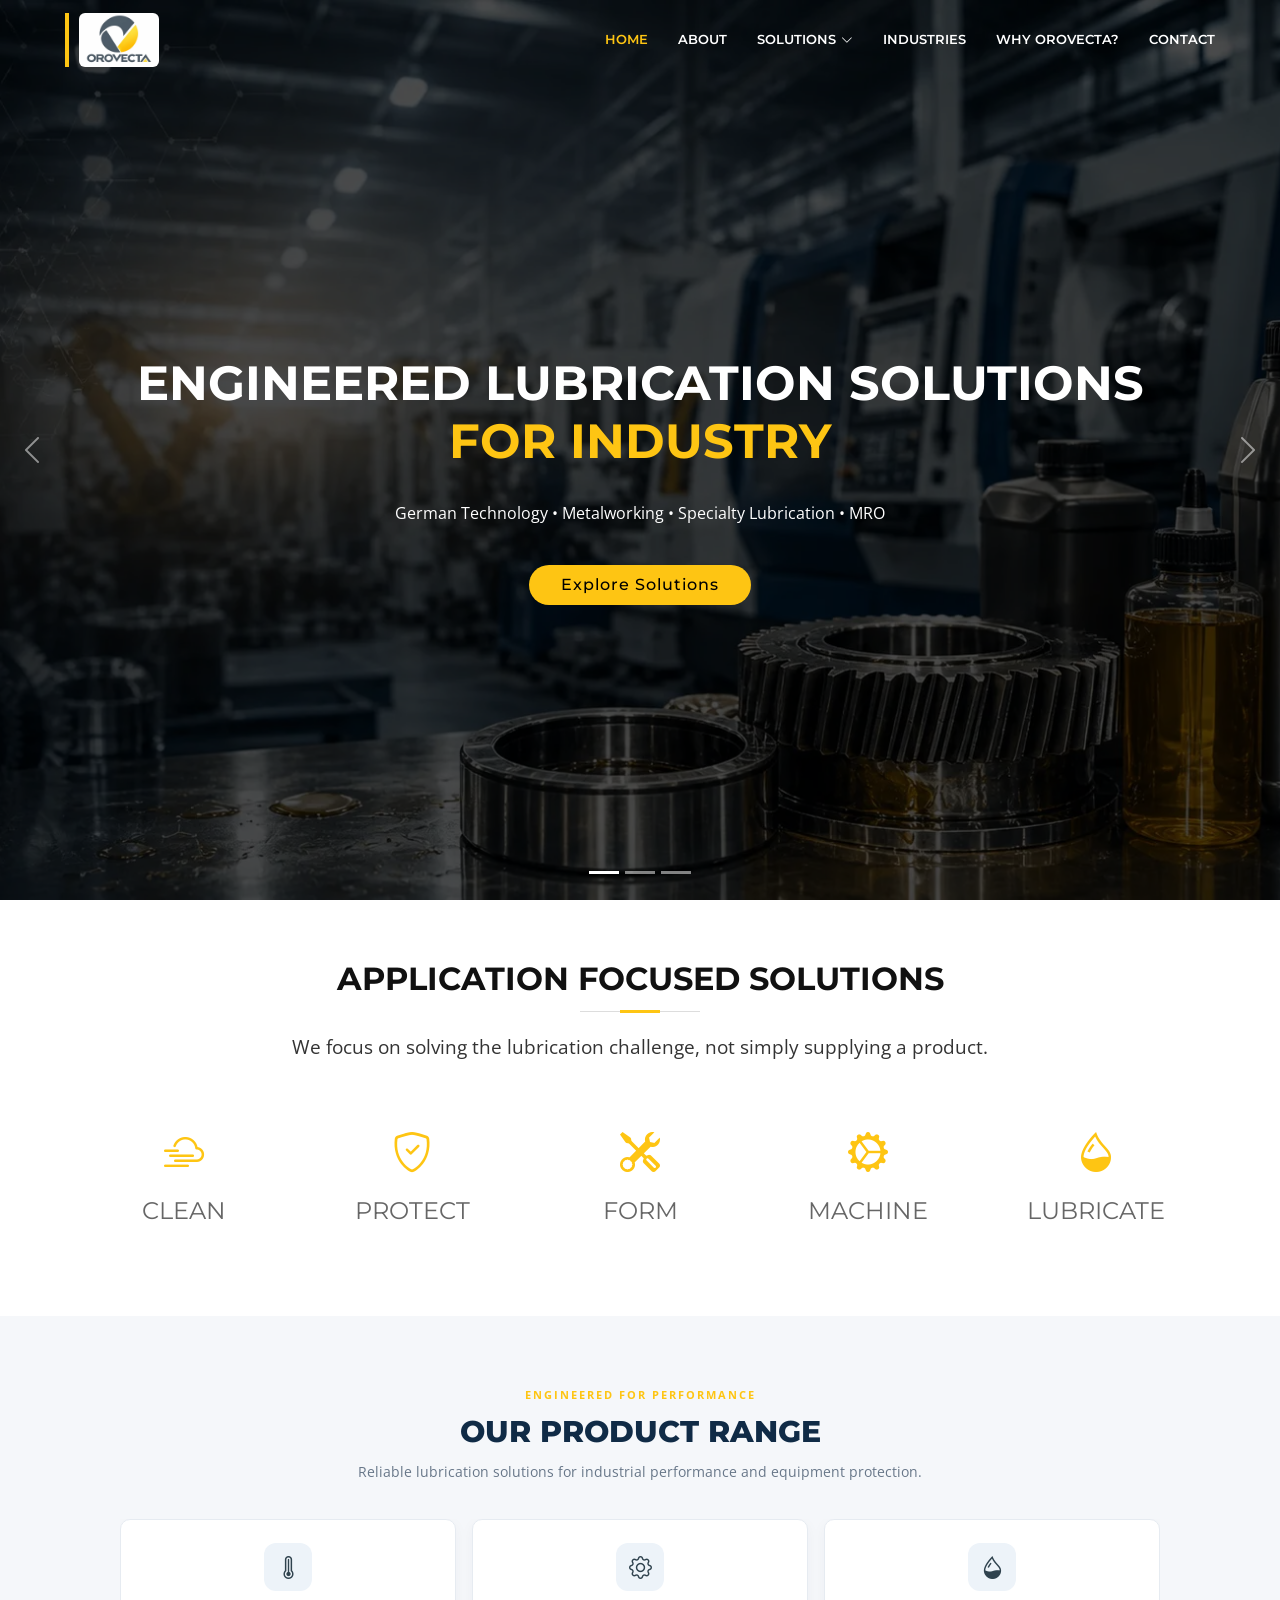
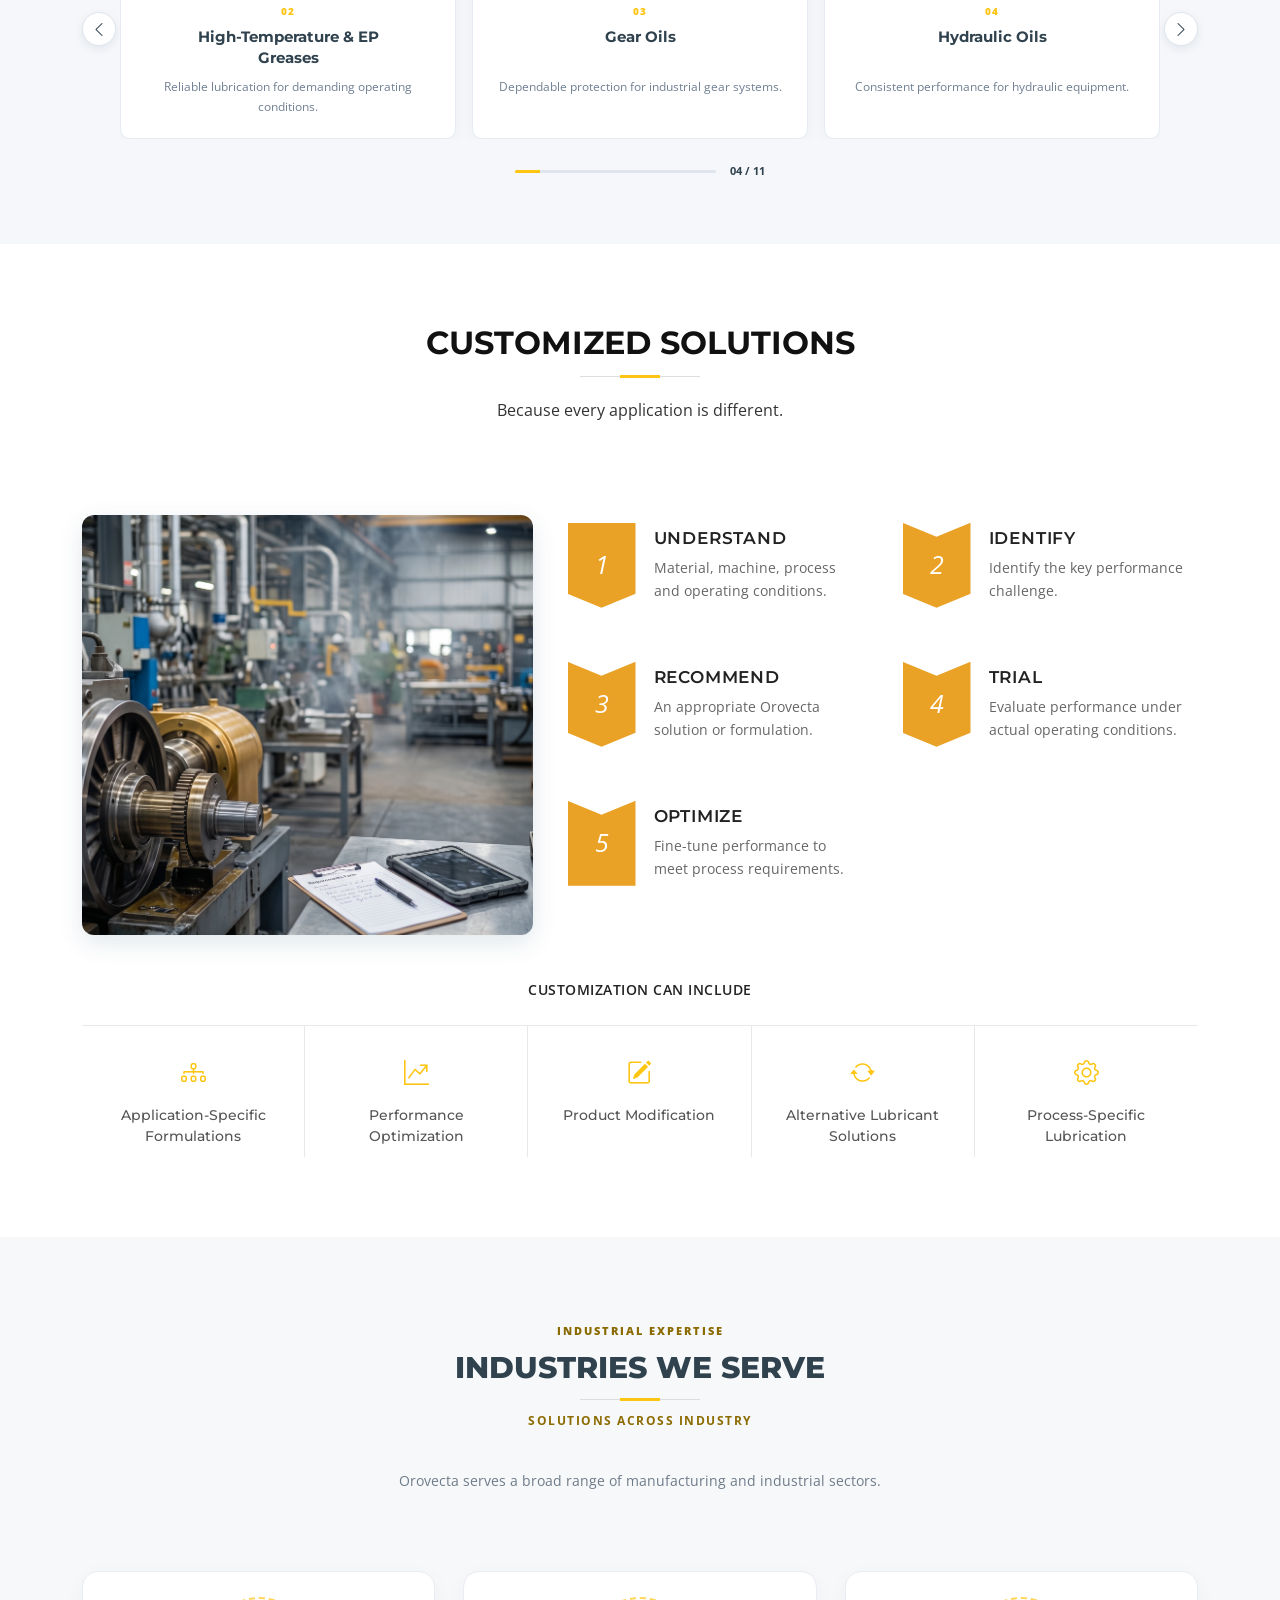
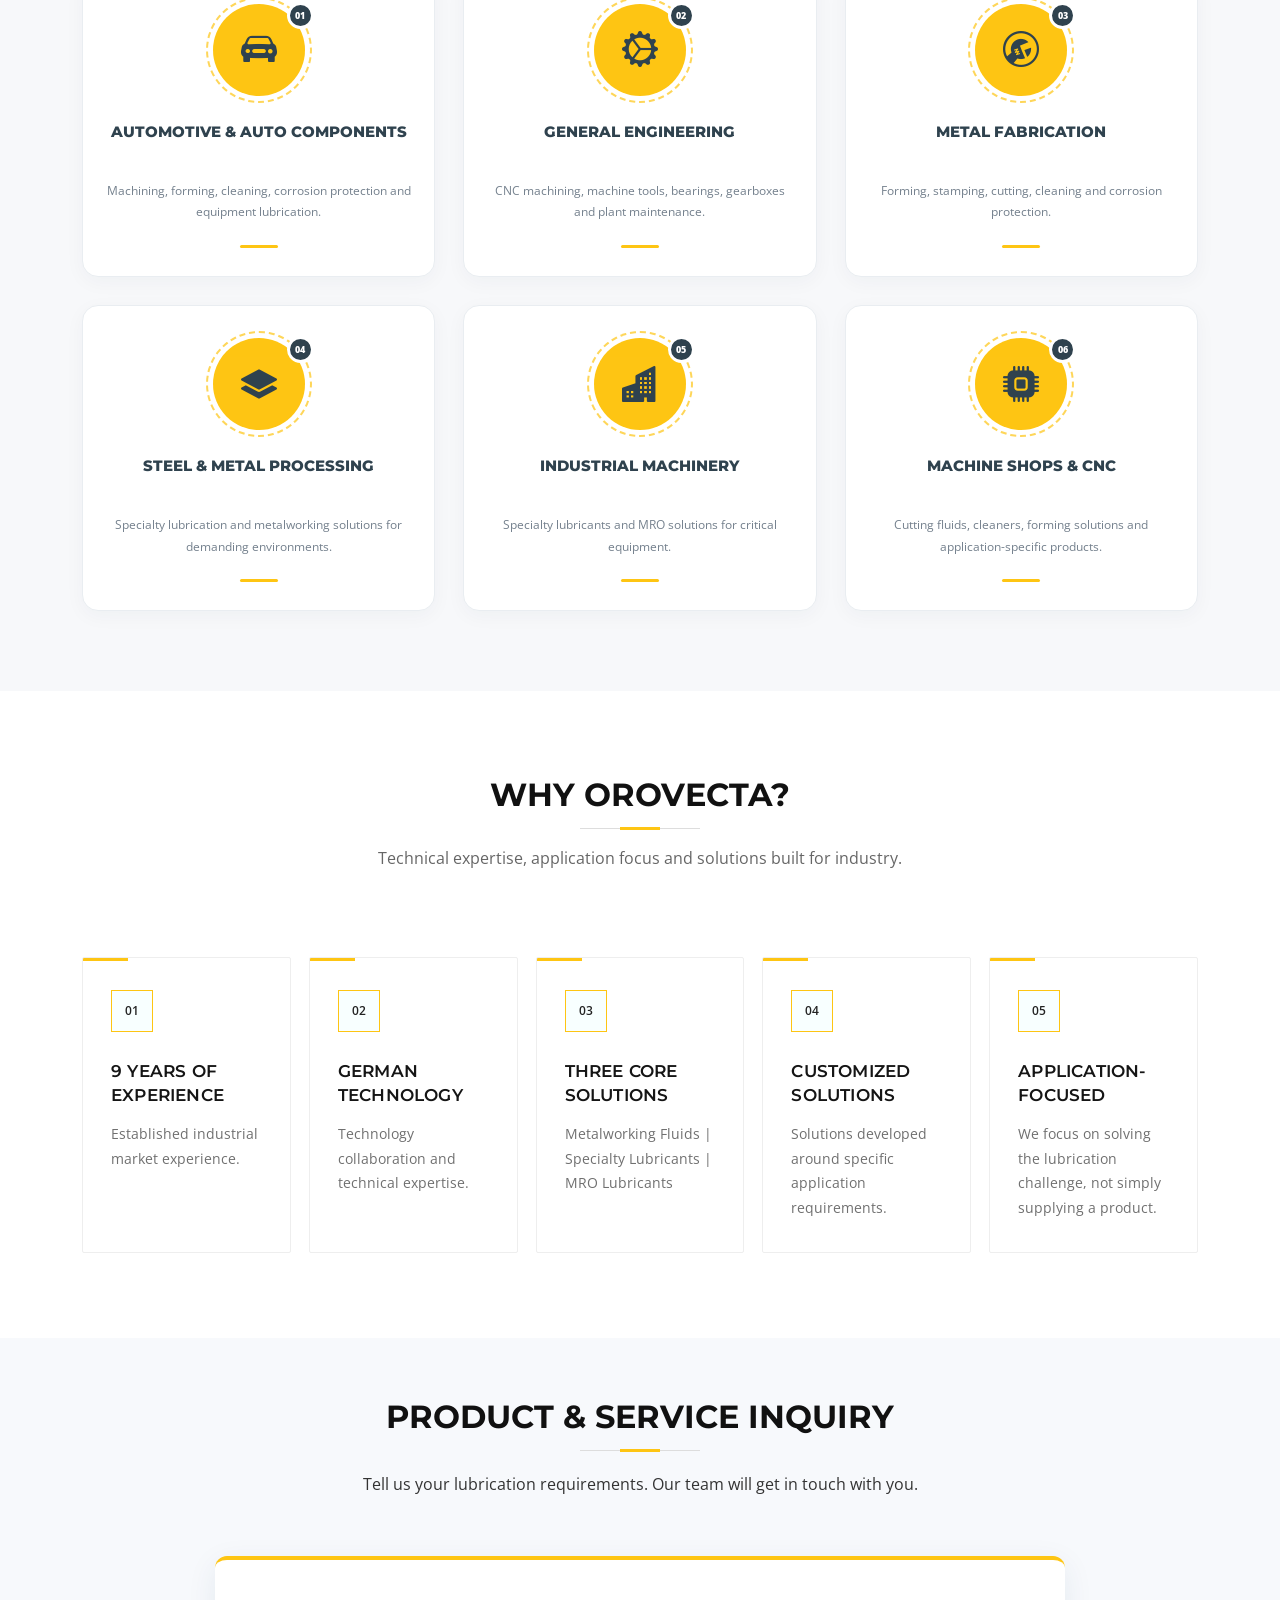
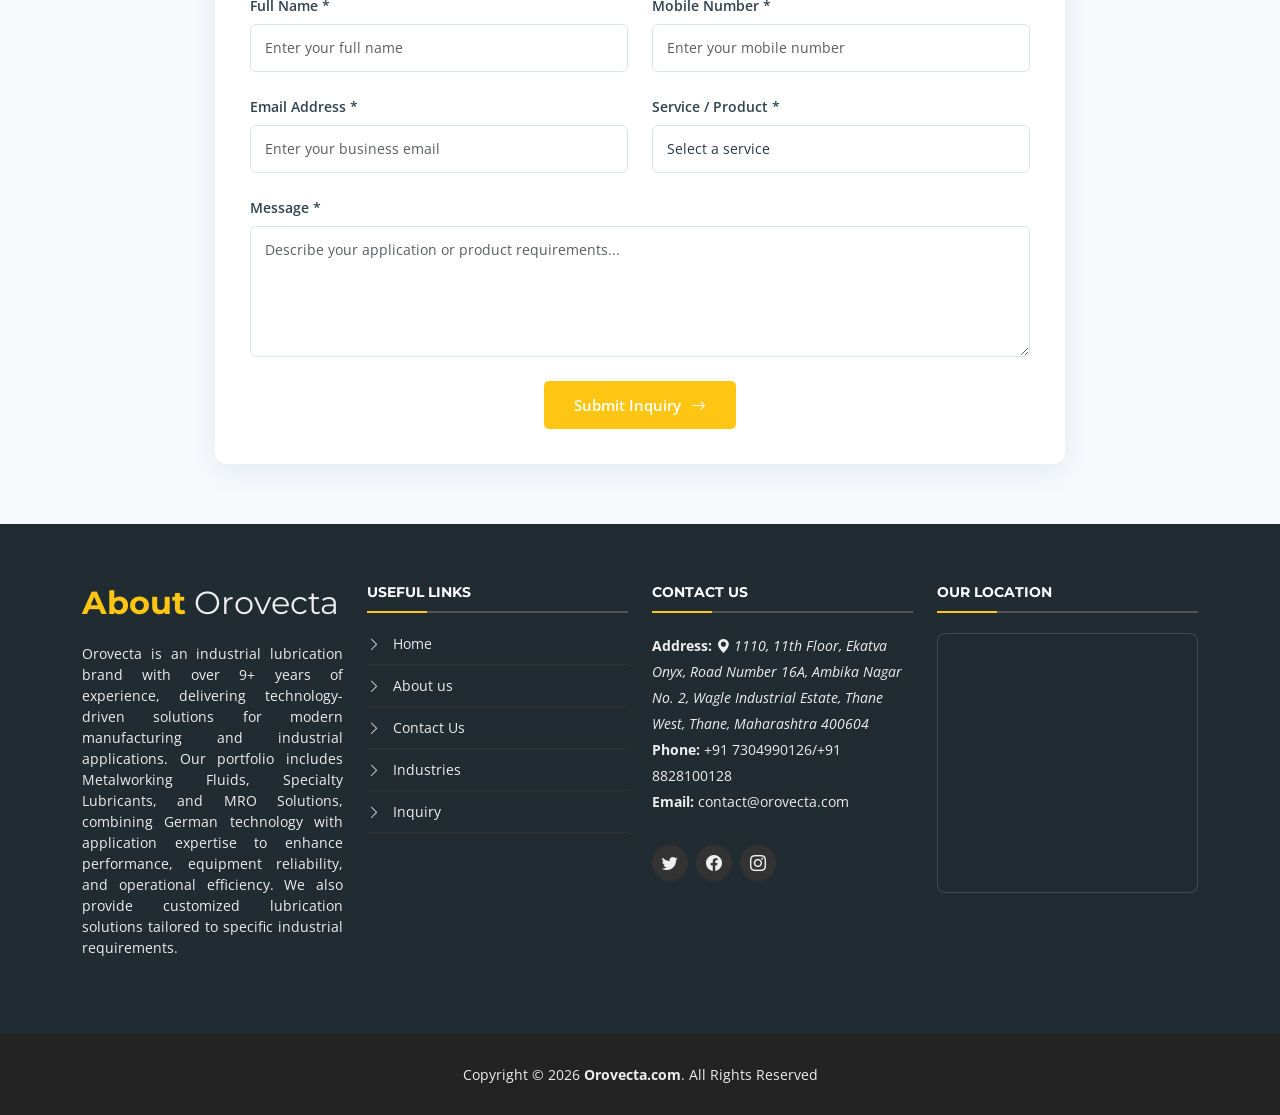
<file: index.html>
<!DOCTYPE html>
<html lang="en">

<head>
  <meta charset="utf-8">
  <meta content="width=device-width, initial-scale=1.0" name="viewport">

  <title>Orovecta | Industrial Lubrication. Engineered for Performance.</title>
  <meta name="description" content="Discover Orovecta's industrial lubricants, metalworking fluids, cutting oils, specialty greases and MRO solutions for manufacturing and industrial applications.">
  <meta name="keywords" content="Orovecta, industrial lubricants, metalworking fluids, cutting oils, specialty lubricants, industrial greases, MRO lubricants, hydraulic oils, gear oils, customized lubrication solutions">

  <!-- Favicons -->
  <link href="favicon/favicon.png" rel="icon">
  <link href="assets/img/apple-touch-icon.png" rel="apple-touch-icon">

  <!-- Google Fonts -->
  <link href="https://fonts.googleapis.com/css?family=Open+Sans:300,300i,400,400i,700,700i|Montserrat:300,400,500,700" rel="stylesheet">

  <!-- Vendor CSS Files -->
  <link href="assets/vendor/animate.css/animate.min.css" rel="stylesheet">
  <link href="assets/vendor/aos/aos.css" rel="stylesheet">
  <link href="assets/vendor/bootstrap/css/bootstrap.min.css" rel="stylesheet">
  <link href="assets/vendor/bootstrap-icons/bootstrap-icons.css" rel="stylesheet">
  <link href="assets/vendor/glightbox/css/glightbox.min.css" rel="stylesheet">
  <link href="assets/vendor/swiper/swiper-bundle.min.css" rel="stylesheet">

  <!-- Template Main CSS File -->
  <link href="assets/css/style.css" rel="stylesheet">


</head>

<body>

  <!-- ======= Header ======= -->
  <header id="header" class="fixed-top d-flex align-items-center header-transparent">
    <div class="container-fluid">

      <div class="row justify-content-center align-items-center">
        <div class="col-xl-11 d-flex align-items-center justify-content-between">
          <h1 class="logo"><a href="index.html"><img
            src="assets/img/logo.webp"
            class="img-fluid rounded"
            alt="logo"
          />
          </a></h1>
          

          <!-- <nav id="navbar" class="navbar">
            <ul>
              <li><a class="nav-link scrollto active" href="index.html">HOME</a></li>
              <li><a class="nav-link scrollto" href="about.html">ABOUT US</a></li>
              <li><a class="nav-link scrollto" href="careers.html">CAREERS</a></li>
              <li><a class="nav-link scrollto " href="Contact.html">CONTACT</a></li>
             
              <li class="dropdown"><a href=""><span>PRODUCTS</span> <i class="bi bi-chevron-down"></i></a>
                <ul>
                  <li><a href="reel_to_reel.html">Reel to Reel Plating </a></li>
                  <li><a href="barrel.html">Barrel Plating </a></li>
                  <li><a href="rack.html">Rack Plating  </a></li>
                  <li><a href="selective.html">Selective Plating </a></li>
                  <li><a href="reel_to_reel_selct.html">Reel to Reel Selective Plating </a></li>
                  
                </li>
                </ul>
              </li>
              <li class="dropdown"><a href=""><span>MORE</span> <i class="bi bi-chevron-down"></i></a>
                <ul>
                  <li><a href="eq.html">Equipment’s </a></li>
                  <li><a href="eq.html">Plated Parts </a></li>
      
                </ul>
              </li>
            </ul>
            <i class="bi bi-list mobile-nav-toggle"></i>
          </nav>-->
          
          <!-- .navbar  -->
             <nav id="navbar" class="navbar">
            <ul>
              <li><a class="nav-link scrollto active" href="index.html">HOME</a></li>
              <li><a class="nav-link scrollto" href="about.html">ABOUT</a></li>
              <li class="dropdown"><a href="#solutions"><span>SOLUTIONS</span> <i class="bi bi-chevron-down"></i></a>
                <ul>
                  <li><a href="metalworking_Fluids.html">Metalworking Fluids</a></li>
                  <li><a href="specialty_lubricants.html">Specialty Lubricants</a></li>
                  <li><a href="mro_lubricants.html">MRO Lubricants</a></li>
                  <li><a href="customized_solution.html">Customized Solutions</a></li>
                </ul>
              </li>
              <li><a class="nav-link scrollto" href="industries.html">INDUSTRIES</a></li>
              <li><a class="nav-link scrollto" href="why_orovecta.html">WHY OROVECTA?</a></li>
              <li><a class="nav-link scrollto" href="Contact.html">CONTACT</a></li>
            </ul>
            <i class="bi bi-list mobile-nav-toggle"></i>
          </nav>
        </div>
      </div>

    </div>
  </header><!-- End Header -->

  <!-- ======= hero Section ======= -->
  <section id="hero">
    <!-- <div class="hero-container">
      <div id="heroCarousel" class="carousel slide carousel-fade" data-bs-ride="carousel" data-bs-interval="5000">

        <ol id="hero-carousel-indicators" class="carousel-indicators"></ol>

        <div class="carousel-inner" role="listbox">

          <div class="carousel-item active" style="background-image: url(assets/img/hero-carousel/1.jpg)">
            <div class="carousel-container">
              <div class="container">
                <h2 class="animate__animated animate__fadeInDown">WELCOME TO <SPan style="color: aqua;">VR INDUSTRIES</SPan></h2>
                <p class="animate__animated animate__fadeInUp">As an industry leader in electroplating in India <SPan style="color: aqua;">VR INDUSTRIES</SPan> has developed a comprehensive range of plating that suits your product needs and provide a level of quality that ensures a valuable return on your investment. Plating-machine
                </p>
                <a href="about.html" class="btn-get-started scrollto animate__animated animate__fadeInUp">Learn More..</a>
              </div>
            </div>
          </div>

          <div class="carousel-item" style="background-image: url(assets/img/hero-carousel/2.jpg)">
            <div class="carousel-container">
              <div class="container">
                <h2 class="animate__animated animate__fadeInDown"><SPan style="color: aqua;">ELECTROPLATING</SPan> PROCESS</h2>
                <p class="animate__animated animate__fadeInUp"><SPan style="color: aqua;">VR</SPan> Offers a wide range of Plating for Automotive / Appliance & Electrical Industry,
                  <SPan style="color: aqua;">VR</SPan> are plating For Copper / Tin / Nickel /Sulfamate Nickel/ Silver/Rhodium/Palladium and Gold Plating as per the customer specifications.
                </p>
                <a href="about.html" class="btn-get-started scrollto animate__animated animate__fadeInUp">Learn More..</a>
              </div>
            </div>
          </div>

          <div class="carousel-item" style="background-image: url(assets/img/hero-carousel/3.jpg)">
            <div class="carousel-container">
              <div class="container">
                <h2 class="animate__animated animate__fadeInDown">REEL TO REEL <SPan style="color: aqua;">SELECTIVE</SPan> PLATING </h2>
                <p class="animate__animated animate__fadeInUp">Reel plating is the surface coating of flat strips, stamped or preformed electrical contacts attached to a carrier strip in continuous lengths. </p>
                <a href="about.html" class="btn-get-started scrollto animate__animated animate__fadeInUp">Learn More..</a>
              </div>
            </div>
          </div>

        </div>

        <a class="carousel-control-prev" href="#heroCarousel" role="button" data-bs-slide="prev">
          <span class="carousel-control-prev-icon bi bi-chevron-left" aria-hidden="true"></span>
        </a>

        <a class="carousel-control-next" href="#heroCarousel" role="button" data-bs-slide="next">
          <span class="carousel-control-next-icon bi bi-chevron-right" aria-hidden="true"></span>
        </a>

      </div>
    </div> -->
 
       <div class="hero-container">
      <div id="heroCarousel" class="carousel slide carousel-fade" data-bs-ride="carousel" data-bs-interval="5000">
        <ol id="hero-carousel-indicators" class="carousel-indicators"></ol>

        <div class="carousel-inner" role="listbox">
          <div class="carousel-item active" style="background-image: url(assets/img/hero-carousel/3.webp)">
            <div class="carousel-container">
              <div class="container">
                <h2 class="animate__animated animate__fadeInDown">ENGINEERED LUBRICATION SOLUTIONS <span style="color:#FEC513;">FOR INDUSTRY</span></h2>
                <p class="animate__animated animate__fadeInUp">German Technology • Metalworking • Specialty Lubrication • MRO</p>
                <a href="industries.html" class="btn-get-started scrollto animate__animated animate__fadeInUp">Explore Solutions</a>
              </div>
            </div>
          </div>

          <div class="carousel-item" style="background-image: url(assets/img/hero-carousel/2.webp)">
            <div class="carousel-container">
              <div class="container">
                <h2 class="animate__animated animate__fadeInDown"><span style="color:#FEC513;">METALWORKING</span> SOLUTIONS</h2>
                <p class="animate__animated animate__fadeInUp">Cleaners, rust preventive oils, forming oils and semi-synthetic cutting fluids designed around your manufacturing process.</p>
                <a href="metalworking_Fluids.html" class="btn-get-started scrollto animate__animated animate__fadeInUp">View Metalworking</a>
              </div>
            </div>
          </div>

          <div class="carousel-item" style="background-image: url(assets/img/hero-carousel/1.webp)">
            <div class="carousel-container">
              <div class="container">
                <h2 class="animate__animated animate__fadeInDown">SPECIALTY <span style="color:#FEC513;">LUBRICANTS</span></h2>
                <p class="animate__animated animate__fadeInUp">Performance for demanding applications involving extreme temperature, heavy loads, high speeds and challenging environments.</p>
                <a href="specialty_lubricants.html" class="btn-get-started scrollto animate__animated animate__fadeInUp">Explore Specialty Lubricants</a>
              </div>
            </div>
          </div>
        </div>

        <a class="carousel-control-prev" href="#heroCarousel" role="button" data-bs-slide="prev">
          <span class="carousel-control-prev-icon bi bi-chevron-left" aria-hidden="true"></span>
        </a>
        <a class="carousel-control-next" href="#heroCarousel" role="button" data-bs-slide="next">
          <span class="carousel-control-next-icon bi bi-chevron-right" aria-hidden="true"></span>
        </a>
      </div>
    </div>
  </section><!-- End Hero Section -->

  <main id="main">

  


    <!-- ======= Services Section ======= -->
    <section id="services">
      <!-- <div class="container" data-aos="fade-up">

        <header class="section-header wow fadeInUp">
          <h3>APPLICATION-FOCUSED LUBRICATION</h3>
       <p style="font-size:larger;">We focus on solving the lubrication challenge, not simply supplying a product.</p>
        </header>

        <div class="row">

          <div class="col-lg-4 col-md-6 box" data-aos="fade-up" data-aos-delay="100">
            <div class="icon"><i class="bi bi-diagram-3-fill"></i></div>
            <h4 class="title"><a href="">CLEAN </a></h4>
            <p class="description">Remove oil, grease, dirt, metal fines and process residues to prepare surfaces for the next process.</p>
          </div>
          <div class="col-lg-4 col-md-6 box" data-aos="fade-up" data-aos-delay="200">
            <div class="icon"><i class="bi bi-hdd-rack"></i></div>
            <h4 class="title"><a href="">PROTECT  </a></h4>
            <p class="description">Protect components against atmospheric corrosion and flash rust during storage, transport and production. </p>
          </div>
          <div class="col-lg-4 col-md-6 box" data-aos="fade-up" data-aos-delay="300">
            <div class="icon"><i class="bi bi-card-checklist"></i></div>
            <h4 class="title"><a href="">Selective Plating </a></h4>
            <p class="description">Selective plating is the plating of isolated or selected areas on a component part or a continuous strip of preformed components or flat material. This is achieved by brush/stylus contact or one of a number of non-conductive masking techniques. 
            </p>
          </div>
          <div class="col-lg-4 col-md-6 box" data-aos="fade-up" data-aos-delay="200">
            <div class="icon"><i class="bi bi-binoculars"></i></div>
            <h4 class="title"><a href="">Barrel Plating </a></h4>
            <p class="description">Barrel plating is a mass finishing operation whereby the job parts are placed in a slow rotating barrel immersed in an electroplating bath. </p>
          </div>
          <div class="col-lg-4 col-md-6 box" data-aos="fade-up" data-aos-delay="300">
            <div class="icon"><i class="bi bi-brightness-high"></i></div>
            <h4 class="title"><a href="">Reel to Reel Selective Plating </a></h4>
            <p class="description">Reel-to-reel selective plating" typically refers to a plating process used in manufacturing, particularly in electronics and metal finishing. This process involves the selective deposition of a metal coating onto specific areas of a substrate, often a continuous strip or reel of material.</p>
          </div>
          

        </div>

      </div> -->

<div class="container" data-aos="fade-up">
  <header class="section-header">
    <h3>Application Focused Solutions</h3>
    <p style="font-size: larger;">
      We focus on solving the lubrication challenge, not simply supplying a product.
    </p>
  </header>

  <div class="row">
    <div class="col-lg col-md-6 box" data-aos="fade-up" data-aos-delay="100">
      <div class="icon2">
        <i class="bi bi-cloud-haze2"></i>
      </div>
      <h4 class="title2">CLEAN</h4>
    </div>

    <div class="col-lg col-md-6 box" data-aos="fade-up" data-aos-delay="150">
      <div class="icon2">
        <i class="bi bi-shield-check"></i>
      </div>
      <h4 class="title2">PROTECT</h4>
    </div>

    <div class="col-lg col-md-6 box" data-aos="fade-up" data-aos-delay="200">
      <div class="icon2">
        <i class="bi bi-tools"></i>
      </div>
      <h4 class="title2">FORM</h4>
    </div>

    <div class="col-lg col-md-6 box" data-aos="fade-up" data-aos-delay="250">
      <div class="icon2">
        <i class="bi bi-gear-wide-connected"></i>
      </div>
      <h4 class="title2">MACHINE</h4>
    </div>

    <div class="col-lg col-md-6 box" data-aos="fade-up" data-aos-delay="300">
      <div class="icon2">
        <i class="bi bi-droplet-half"></i>
      </div>
      <h4 class="title2">LUBRICATE</h4>
    </div>
  </div>
</div>

    </section>
    <!-- End Services Section -->

<section id="solutions" class="product-range">
  <div class="container">

    <div class="range-heading">
      <span class="range-eyebrow">ENGINEERED FOR PERFORMANCE</span>
      <h3>OUR PRODUCT RANGE</h3>
      <p>Reliable lubrication solutions for industrial performance and equipment protection.</p>
    </div>

    <div class="range-slider">

      <button class="range-arrow prev" aria-label="Previous products">
        <i class="bi bi-chevron-left"></i>
      </button>

      <div class="range-viewport">
        <div class="range-track">

          <article class="range-card">
            <div class="range-icon"><i class="bi bi-gear-wide-connected"></i></div>
            <span class="range-number">01</span>
            <h4>Industrial &amp; Specialty Greases</h4>
            <p>Multipurpose, high-performance greases for diverse industrial applications.</p>
          </article>

          <article class="range-card">
            <div class="range-icon"><i class="bi bi-thermometer-high"></i></div>
            <span class="range-number">02</span>
            <h4>High-Temperature &amp; EP Greases</h4>
            <p>Reliable lubrication for demanding operating conditions.</p>
          </article>

          <article class="range-card">
            <div class="range-icon"><i class="bi bi-gear"></i></div>
            <span class="range-number">03</span>
            <h4>Gear Oils</h4>
            <p>Dependable protection for industrial gear systems.</p>
          </article>

          <article class="range-card">
            <div class="range-icon"><i class="bi bi-droplet-half"></i></div>
            <span class="range-number">04</span>
            <h4>Hydraulic Oils</h4>
            <p>Consistent performance for hydraulic equipment.</p>
          </article>

          <article class="range-card">
            <div class="range-icon"><i class="bi bi-wind"></i></div>
            <span class="range-number">05</span>
            <h4>Compressor Oils</h4>
            <p>Quality lubrication for industrial air compressors.</p>
          </article>

          <article class="range-card">
            <div class="range-icon"><i class="bi bi-arrow-repeat"></i></div>
            <span class="range-number">06</span>
            <h4>Chain &amp; Circulating Oils</h4>
            <p>For continuous and heavy-duty operations.</p>
          </article>

          <article class="range-card">
            <div class="range-icon"><i class="bi bi-sliders"></i></div>
            <span class="range-number">07</span>
            <h4>Slideway Oils</h4>
            <p>Smooth movement and precision for machine tools.</p>
          </article>

          <article class="range-card">
            <div class="range-icon"><i class="bi bi-tools"></i></div>
            <span class="range-number">08</span>
            <h4>Maintenance Lubricants</h4>
            <p>Essential lubrication for everyday plant maintenance.</p>
          </article>

          <article class="range-card">
            <div class="range-icon"><i class="bi bi-moisture"></i></div>
            <span class="range-number">09</span>
            <h4>Lubricating Sprays</h4>
            <p>Convenient application for multiple maintenance needs.</p>
          </article>

          <article class="range-card">
            <div class="range-icon"><i class="bi bi-nut"></i></div>
            <span class="range-number">10</span>
            <h4>Anti-Seize &amp; Assembly Products</h4>
            <p>Protection during assembly and dismantling.</p>
          </article>

          <article class="range-card">
            <div class="range-icon"><i class="bi bi-shield-check"></i></div>
            <span class="range-number">11</span>
            <h4>Penetrating &amp; Corrosion Protection</h4>
            <p>Products that help protect metal surfaces against rust and corrosion.</p>
          </article>

        </div>
      </div>

      <button class="range-arrow next" aria-label="Next products">
        <i class="bi bi-chevron-right"></i>
      </button>

    </div>

    <div class="range-footer">
      <div class="range-progress">
        <span class="range-progress-fill"></span>
      </div>
      <span class="range-count">01 / 11</span>
    </div>

  </div>
</section>
    <!-- End Core Solutions / Product Blocks Section -->


       <!-- ======= Customized Solutions Section ======= -->
    <section id="customized">
      <div class="container">

        <header class="section-header" data-aos="fade-up">
          <h3>CUSTOMIZED SOLUTIONS</h3>
          <p>Because every application is different.</p>
        </header>

        <div class="row align-items-center">

      <!-- Left: Application-Specific Image -->
        <div class="col-lg-5" data-aos="fade-right">
          <div class="custom-intro-image">
            <img
              src="assets/img/CustomizedSolution.webp"
              alt="Application-specific industrial lubrication solutions"
              class="img-fluid"
              loading="lazy"
            >
          </div>
        </div>

          <!-- Right: Chevron Process Flow -->
          <div class="col-lg-7" data-aos="fade-left">
            <div class="custom-approach">

              <!-- Step 1 -->
              <div class="custom-step step-1">
                <div class="chevron-block">
                  <i>1</i>
                </div>
                <div class="step-content">
                  <h4>UNDERSTAND</h4>
                  <p>Material, machine, process and operating conditions.</p>
                </div>
              </div>

              <!-- Step 2 -->
              <div class="custom-step step-2">
                <div class="chevron-block">
                  <i>2</i>
                </div>
                <div class="step-content">
                  <h4>IDENTIFY</h4>
                  <p>Identify the key performance challenge.</p>
                </div>
              </div>

              <!-- Step 3 -->
              <div class="custom-step step-3">
                <div class="chevron-block">
                  <i>3</i>
                </div>
                <div class="step-content">
                  <h4>RECOMMEND</h4>
                  <p>An appropriate Orovecta solution or formulation.</p>
                </div>
              </div>

              <!-- Step 4 -->
              <div class="custom-step step-4">
                <div class="chevron-block">
                  <i >4</i>
                </div>
                <div class="step-content">
                  <h4>TRIAL</h4>
                  <p>Evaluate performance under actual operating conditions.</p>
                </div>
              </div>

              <!-- Step 5 -->
              <div class="custom-step step-5">
                <div class="chevron-block">
                  <i>5</i>
                </div>
                <div class="step-content">
                  <h4>OPTIMIZE</h4>
                  <p>Fine-tune performance to meet process requirements.</p>
                </div>
              </div>

            </div>
          </div>

        </div>
        <div data-aos="fade-up">
          <div class="customization-title">CUSTOMIZATION CAN INCLUDE</div>

          <div class="customization-grid">
            <div class="customization-item">
              <i class="bi bi-diagram-3"></i>
              <h5>Application-Specific Formulations</h5>
            </div>

            <div class="customization-item">
              <i class="bi bi-graph-up-arrow"></i>
              <h5>Performance Optimization</h5>
            </div>

            <div class="customization-item">
              <i class="bi bi-pencil-square"></i>
              <h5>Product Modification</h5>
            </div>

            <div class="customization-item">
              <i class="bi bi-arrow-repeat"></i>
              <h5>Alternative Lubricant Solutions</h5>
            </div>

            <div class="customization-item">
              <i class="bi bi-gear"></i>
              <h5>Process-Specific Lubrication</h5>
            </div>
          </div>
        </div>

      </div>
    </section><!-- End Customized Solutions Section -->

    <!-- ======= Industries Section ======= -->
    
<!-- ======= Industries Section ======= -->
<section id="industries" class="industries-section">
  <div class="container">

    <header class="section-header" data-aos="fade-up">
      <span class="industry-eyebrow">INDUSTRIAL EXPERTISE</span>
      <h3>INDUSTRIES WE SERVE</h3>
      <p class="industry-subtitle">SOLUTIONS ACROSS INDUSTRY</p>
      <p>Orovecta serves a broad range of manufacturing and industrial sectors.</p>
    </header>

    <div class="industry-grid">

      <!-- 01 -->
      <div class="industry-item" data-aos="fade-up" data-aos-delay="100">
        <div class="industry-icon">
          <i class="bi bi-car-front-fill"></i>
          <span class="industry-number">01</span>
        </div>
        <h4>AUTOMOTIVE &amp; AUTO COMPONENTS</h4>
        <p>Machining, forming, cleaning, corrosion protection and equipment lubrication.</p>
        <span class="industry-line"></span>
      </div>

      <!-- 02 -->
      <div class="industry-item" data-aos="fade-up" data-aos-delay="150">
        <div class="industry-icon">
          <i class="bi bi-gear-wide-connected"></i>
          <span class="industry-number">02</span>
        </div>
        <h4>GENERAL ENGINEERING</h4>
        <p>CNC machining, machine tools, bearings, gearboxes and plant maintenance.</p>
        <span class="industry-line"></span>
      </div>

      <!-- 03 -->
      <div class="industry-item" data-aos="fade-up" data-aos-delay="200">
        <div class="industry-icon">
          <i class="bi bi-wrench-adjustable-circle"></i>
          <span class="industry-number">03</span>
        </div>
        <h4>METAL FABRICATION</h4>
        <p>Forming, stamping, cutting, cleaning and corrosion protection.</p>
        <span class="industry-line"></span>
      </div>

      <!-- 04 -->
      <div class="industry-item" data-aos="fade-up" data-aos-delay="100">
        <div class="industry-icon">
          <i class="bi bi-layers-fill"></i>
          <span class="industry-number">04</span>
        </div>
        <h4>STEEL &amp; METAL PROCESSING</h4>
        <p>Specialty lubrication and metalworking solutions for demanding environments.</p>
        <span class="industry-line"></span>
      </div>

      <!-- 05 -->
      <div class="industry-item" data-aos="fade-up" data-aos-delay="150">
        <div class="industry-icon">
          <i class="bi bi-buildings-fill"></i>
          <span class="industry-number">05</span>
        </div>
        <h4>INDUSTRIAL MACHINERY</h4>
        <p>Specialty lubricants and MRO solutions for critical equipment.</p>
        <span class="industry-line"></span>
      </div>

      <!-- 06 -->
      <div class="industry-item" data-aos="fade-up" data-aos-delay="200">
        <div class="industry-icon">
          <i class="bi bi-cpu-fill"></i>
          <span class="industry-number">06</span>
        </div>
        <h4>MACHINE SHOPS &amp; CNC</h4>
        <p>Cutting fluids, cleaners, forming solutions and application-specific products.</p>
        <span class="industry-line"></span>
      </div>

    </div>
  </div>
</section>
<!-- ======= End Industries Section ======= -->

    <!-- End Industries Section -->
    <!-- ======= Skills Section ======= -->
    <!-- <section id="skills">
      <div class="container" data-aos="fade-up">

        <header class="section-header">
          <h3>Quality Objective
          </h3>
          <blockquote>1-To improve response time to customer complaints.
           2-To reduce machine unscheduled breakdown.
            3-To reduce cost of maintenance.
           4-To deliver material on time.
            5-To identify continual improvement projects.
            6-To Reduce No. NCR in internal & external audits.
            7-To enhance knowledge of employees.
            8-To reduce No of accidents.
          </blockquote>
        </header>

       
    </section> -->
    
    <!-- End Skills Section -->

 
    <!-- ======= Our Clients Section ======= -->
    <!-- <section id="clients">
      <div class="container" data-aos="zoom-in">

        <header class="section-header">
          <h3>Our Clients</h3>
        </header>

        <div class="clients-slider swiper">
          <div class="swiper-wrapper align-items-center">
            <div class="swiper-slide"><img src="#" class="img-fluid" alt="IMG"></div>
            <div class="swiper-slide"><img src="#" class="img-fluid" alt="IMG"></div>
            <div class="swiper-slide"><img src="#" class="img-fluid" alt="IMG"></div>
            <div class="swiper-slide"><img src="#" class="img-fluid" alt="IMG"></div>
            <div class="swiper-slide"><img src="#" class="img-fluid" alt="IMG"></div>
            <div class="swiper-slide"><img src="#" class="img-fluid" alt="IMG"></div>
            <div class="swiper-slide"><img src="#" class="img-fluid" alt="IMG"></div>
            <div class="swiper-slide"><img src="#" class="img-fluid" alt="IMG"></div>
            <div class="swiper-slide"><img src="#" class="img-fluid" alt="IMG"></div>
            <div class="swiper-slide"><img src="#g" class="img-fluid" alt="IMG"></div>
          </div>
          <div class="swiper-pagination"></div>
        </div>

      </div>
    </section> -->
    <!-- End Our Clients Section -->

   

    <!-- ======= Team Section ======= -->
    <!-- <section id="team">
      <div class="container" data-aos="fade-up">
        <div class="section-header">
          <h3>Board Of Directors</h3>
          
        </div>

        <div class="row">

          <div class="col-lg-3 col-md-6">
            <div class="member" data-aos="fade-up" data-aos-delay="100">
             
            </div>
           
          </div>

          <div class="col-lg-3 col-md-6">
            <div class="member" data-aos="fade-up" data-aos-delay="200">
              <img src="assets/img/team-3.jpg" class="img-fluid" alt="">
              <div class="member-info">
                <div class="member-info-content">
                  <h4>Rajesh Singh</h4>
                  <span>Director</span>
                  <div class="social">
                    <a href=""><i class="bi bi-twitter"></i></a>
                    <a href=""><i class="bi bi-facebook"></i></a>
                    <a href=""><i class="bi bi-instagram"></i></a>
                    <a href=""><i class="bi bi-linkedin"></i></a>
                  </div>
                </div>
              </div>
            </div>
            <center><strong>Rajesh Singh</strong></center>
          </div>

          <div class="col-lg-3 col-md-6">
            <div class="member" data-aos="fade-up" data-aos-delay="300">
              <img src="assets/img/team-1.jpg" class="img-fluid" alt="">
              <div class="member-info">
                <div class="member-info-content">
                  <h4>Vikram Singh</h4>
                  <span>Director</span>
                  <div class="social">
                    <a href=""><i class="bi bi-twitter"></i></a>
                    <a href=""><i class="bi bi-facebook"></i></a>
                    <a href=""><i class="bi bi-instagram"></i></a>
                    <a href=""><i class="bi bi-linkedin"></i></a>
                  </div>
                </div>
              </div>
            </div>
           <center><strong>Vikram Singh</strong></center> 
          </div>

          <div class="col-lg-3 col-md-6">
            <div class="member" data-aos="fade-up" data-aos-delay="400">
            
            
          </div>
        </div>

      </div>
    </section> -->
    <!-- End Team Section -->

   <!-- ======= Why Orovecta Section ======= -->
    <section id="why-orovecta">
      <div class="container">

        <header class="section-header" data-aos="fade-up">
          <h3>WHY OROVECTA?</h3>
          <p>Technical expertise, application focus and solutions built for industry.</p>
        </header>

        <div class="why-grid">

  <div class="why-item" data-aos="fade-up" data-aos-delay="100">
    <span class="why-number">01</span>
    <h4>9 YEARS OF EXPERIENCE</h4>
    <p>Established industrial market experience.</p>
  </div>

  <div class="why-item" data-aos="fade-up" data-aos-delay="150">
    <span class="why-number">02</span>
    <h4>GERMAN TECHNOLOGY</h4>
    <p>Technology collaboration and technical expertise.</p>
  </div>

  <div class="why-item" data-aos="fade-up" data-aos-delay="200">
    <span class="why-number">03</span>
    <h4>THREE CORE SOLUTIONS</h4>
    <p>Metalworking Fluids | Specialty Lubricants | MRO Lubricants</p>
  </div>

  <div class="why-item" data-aos="fade-up" data-aos-delay="250">
    <span class="why-number">04</span>
    <h4>CUSTOMIZED SOLUTIONS</h4>
    <p>Solutions developed around specific application requirements.</p>
  </div>

  <div class="why-item" data-aos="fade-up" data-aos-delay="300">
    <span class="why-number">05</span>
    <h4>APPLICATION-FOCUSED</h4>
    <p>We focus on solving the lubrication challenge, not simply supplying a product.</p>
  </div>

</div>
      </div>
    </section><!-- End Why Orovecta Section -->

    <!-- ===== Inquiry Form ===== -->
<section id="inquiry" class="inquiry-section">
  <div class="container">

    <div class="section-header" data-aos="fade-up">
      <h3>PRODUCT & SERVICE INQUIRY</h3>
      <p>Tell us your lubrication requirements. Our team will get in touch with you.</p>
    </div>
<div id="inquiryStatus"></div>
    <div class="inquiry-form-wrapper" data-aos="fade-up">

      <form action="send-inquiry.php" method="POST" id="inquiryForm">
<iframe name="inquiryFrame" id="inquiryFrame" style="display:none;"></iframe>
        <div class="row">

          <!-- Name -->
          <div class="col-md-6 mb-4">
            <label for="inquiryName">Full Name *</label>
            <input
              type="text"
              id="inquiryName"
              name="name"
              class="form-control"
              placeholder="Enter your full name"
              required>
          </div>

          <!-- Mobile -->
          <div class="col-md-6 mb-4">
            <label for="inquiryMobile">Mobile Number *</label>
            <input
              type="tel"
              id="inquiryMobile"
              name="mobile"
              class="form-control"
              placeholder="Enter your mobile number"
              pattern="[0-9+() -]{10,16}"
              title="Enter a valid mobile number"
              required>
          </div>

          <!-- Email -->
          <div class="col-md-6 mb-4">
            <label for="inquiryEmail">Email Address *</label>
            <input
              type="email"
              id="inquiryEmail"
              name="email"
              class="form-control"
              placeholder="Enter your business email"
              required>
          </div>

          <!-- Service -->
          <div class="col-md-6 mb-4">
            <label for="inquiryService">Service / Product *</label>
            <select
              id="inquiryService"
              name="service"
              class="form-control"
              required>
              <option value="" selected disabled>Select a service</option>
              <option value="Metalworking Fluids">Metalworking Fluids</option>
              <option value="Specialty Lubricants">Specialty Lubricants</option>
              <option value="MRO Solutions">MRO Solutions</option>
              <option value="Customized Lubrication">Customized Lubrication Solutions</option>
              <option value="Other">Other</option>
            </select>
          </div>

          <!-- Message -->
          <div class="col-12 mb-4">
            <label for="inquiryMessage">Message *</label>
            <textarea
              id="inquiryMessage"
              name="message"
              class="form-control"
              rows="5"
              placeholder="Describe your application or product requirements..."
              required></textarea>
          </div>

          <!-- Submit -->
          <div class="col-12 text-center">
            <button type="submit" class="inquiry-submit-btn">
              Submit Inquiry
              <i class="bi bi-arrow-right"></i>
            </button>
          </div>

        </div>
      </form>

    </div>
  </div>
</section>
  </main><!-- End #main -->

 <!-- ======= Footer ======= -->
<footer id="footer">
  <div class="footer-top">
    <div class="container">
      <div class="row">

        <div class="col-lg-3 col-md-6 footer-info">
          
          <h2 ><span style="color: #FEC513; font-weight: bold;">About</span>  Orovecta</h2>
          
            <blockquote style="text-align: justify;">Orovecta is an industrial lubrication brand with over 9+ years of experience, delivering technology-driven solutions for modern manufacturing and industrial applications. 
            Our portfolio includes Metalworking Fluids, Specialty Lubricants, and MRO Solutions, combining German technology with application expertise to enhance performance, equipment reliability, and operational efficiency. We also provide customized lubrication solutions tailored to specific industrial requirements.  
            </blockquote>
        </div>


        <div class="col-lg-3 col-md-6 footer-links">
          <h4>Useful Links</h4>
          <ul>
            <li><i class="bi bi-chevron-right"></i> <a href="index.html">Home</a></li>
            <li><i class="bi bi-chevron-right"></i> <a href="about.html">About us</a></li>
            <li><i class="bi bi-chevron-right"></i> <a href="Contact.html">Contact Us</a></li>
            <li><i class="bi bi-chevron-right"></i> <a href="industries.html">Industries</a></li>
            <li><i class="bi bi-chevron-right"></i> <a href="inquiry.html">Inquiry</a></li>
          </ul>
        </div>

        <div class="col-lg-3 col-md-6 footer-contact">
          <h4>Contact Us</h4>
          <p> <strong>Address:</strong>
            <i class="bi bi-geo-alt-fill"  > 1110, 11th Floor, Ekatva Onyx, Road Number 16A, Ambika Nagar No. 2, Wagle Industrial Estate, Thane West, Thane, Maharashtra 400604</i>
            
              <br>
            <strong>Phone:</strong> +91 7304990126/+91 8828100128<br>
            <strong>Email:</strong> contact@orovecta.com<br>
          </p>

          

          <div class="social-links">
            <a href="#" class="twitter"><i class="bi bi-twitter"></i></a>
            <a href="#" class="facebook"><i class="bi bi-facebook"></i></a>
            <a href="#" class="instagram"><i class="bi bi-instagram"></i></a>
            <!-- <a href="#" class="linkedin"><i class="bi bi-linkedin"></i></a> -->
          </div>

        </div>

       
<!-- Google Map Section -->

<!-- Right Side: Small Google Map -->
<div class="col-lg-3 col-md-6 footer-map">
  <h4>Our Location</h4>

  <div class="footer-map-container">
   <iframe src="https://www.google.com/maps/embed?pb=!1m18!1m12!1m3!1d5956.1635019900095!2d72.94966104213981!3d19.195865428134027!2m3!1f0!2f0!3f0!3m2!1i1024!2i768!4f13.1!3m3!1m2!1s0x3be7b95376a5c8e3%3A0xe860930296f1f843!2sEkatva%20Onyx!5e1!3m2!1sen!2sin!4v1791871087921!5m2!1sen!2sin" 
    width="600" 
    height="0" 
    style="border:0;" 
    allowfullscreen="" 
    loading="lazy" 
    referrerpolicy="strict-origin-when-cross-origin"></iframe>
  </div>
  

  <!-- <a
    href="https://www.google.com/maps/search/?api=1&query=Bhayander+East+Mumbai+Maharashtra"
    target="_blank"
    rel="noopener noreferrer"
    class="footer-map-link">
    <i class="bi bi-geo-alt-fill"></i> View on Google Maps
  </a> -->
</div>

      </div>
    </div>
  </div>

  <div class="container">
    <div class="copyright">
       Copyright &copy; 2026 <strong>Orovecta.com</strong>. All Rights Reserved
    </div>
    <div class="credits">
     
      <div>  </div>
    </div>
  </div>
</footer><!-- End Footer -->

  <a href="#" class="back-to-top d-flex align-items-center justify-content-center"><i class="bi bi-arrow-up-short"></i></a>

<script>
document.addEventListener('DOMContentLoaded', function () {
    const params = new URLSearchParams(window.location.search);
    const messageBox = document.getElementById('inquiryStatus');

    if (params.get('status') === 'success' && messageBox) {
        messageBox.innerHTML = `
            <div class="alert alert-success alert-dismissible fade show"
                 role="alert">
                <strong>Success!</strong>
                Your inquiry has been sent successfully.
                Our team will contact you shortly.
                <button type="button" class="btn-close"
                        data-bs-dismiss="alert"
                        aria-label="Close"></button>
            </div>
        `;

        messageBox.scrollIntoView({
            behavior: 'smooth',
            block: 'center'
        });
    }
});
</script>
 
  <!-- Vendor JS Files -->
  <script src="assets/vendor/purecounter/purecounter_vanilla.js"></script>
  <script src="assets/vendor/aos/aos.js"></script>
  <script src="assets/vendor/bootstrap/js/bootstrap.bundle.min.js"></script>
  <script src="assets/vendor/glightbox/js/glightbox.min.js"></script>
  <script src="assets/vendor/isotope-layout/isotope.pkgd.min.js"></script>
  <script src="assets/vendor/swiper/swiper-bundle.min.js"></script>
  <script src="assets/vendor/waypoints/noframework.waypoints.js"></script>
  <script src="assets/vendor/php-email-form/validate.js"></script>

  <!-- Template Main JS File -->
  <script src="assets/js/main.js"></script>

</body>

</html>
</file>
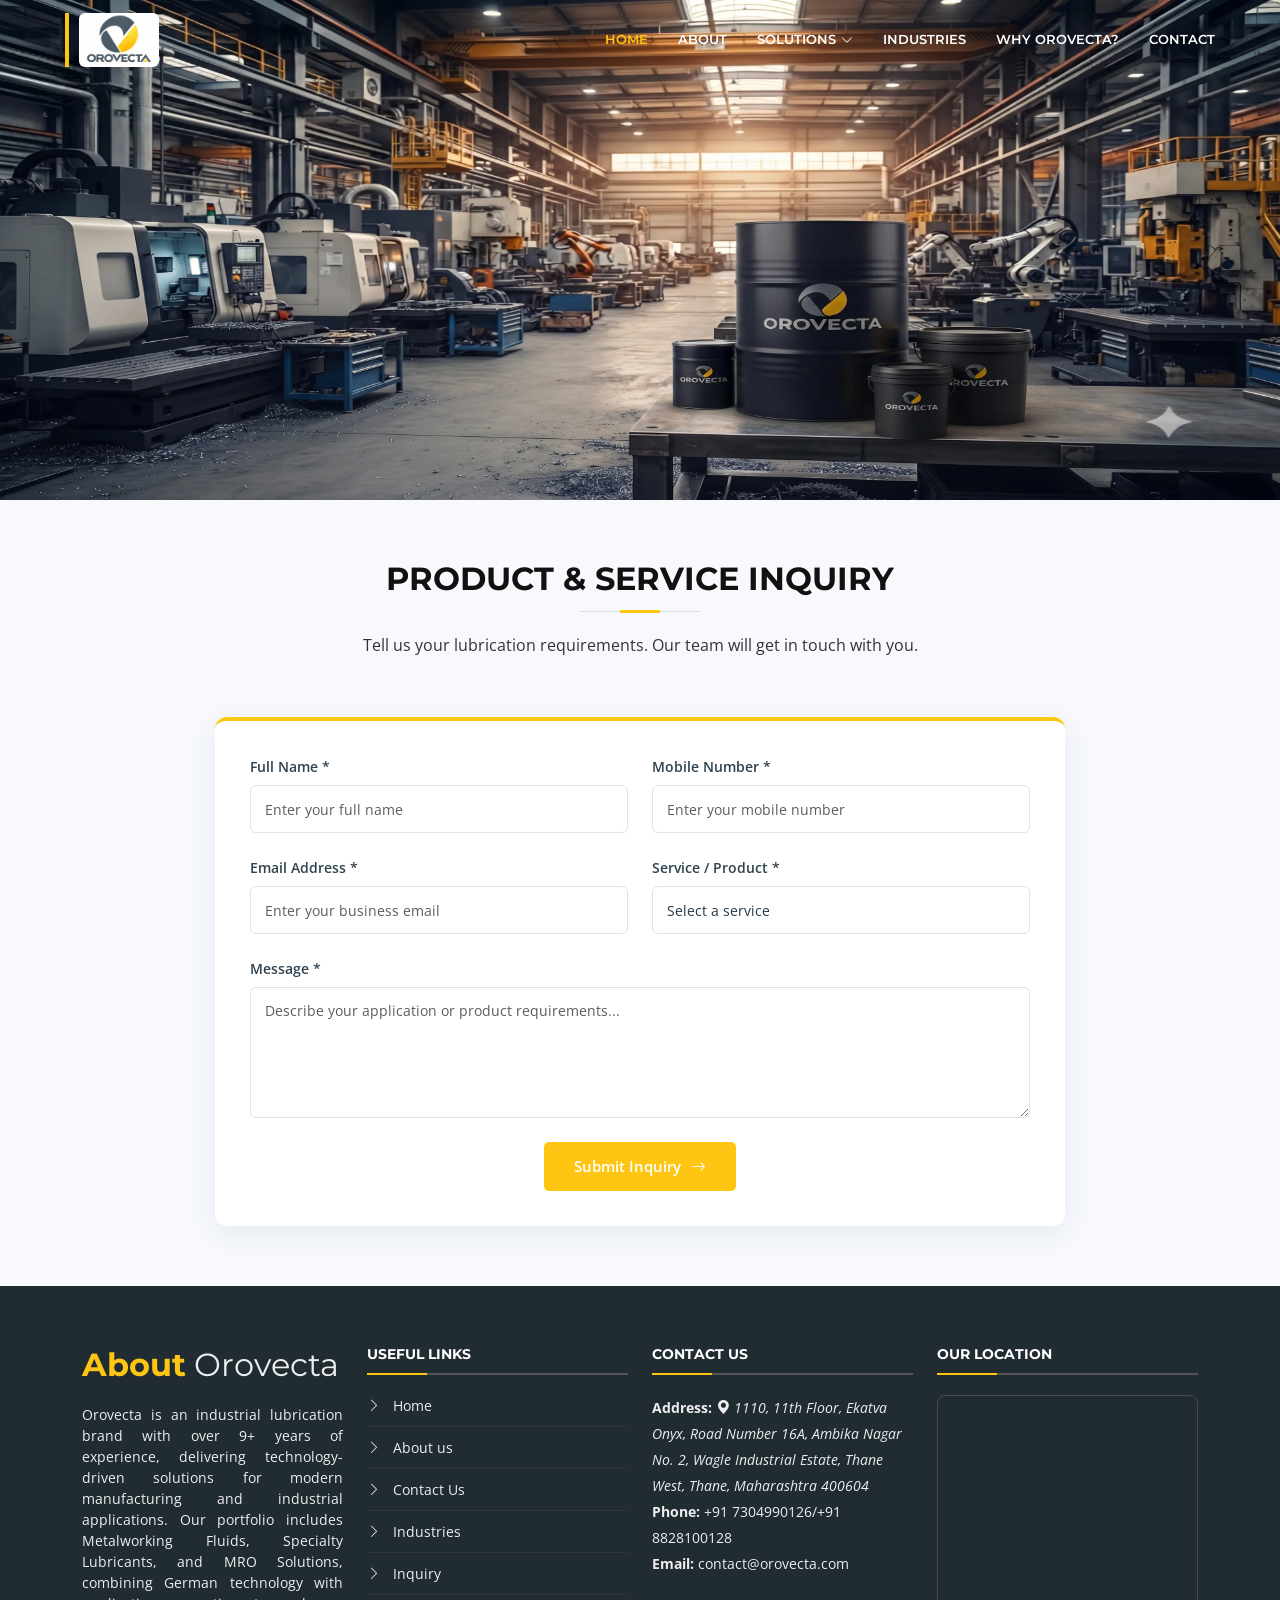
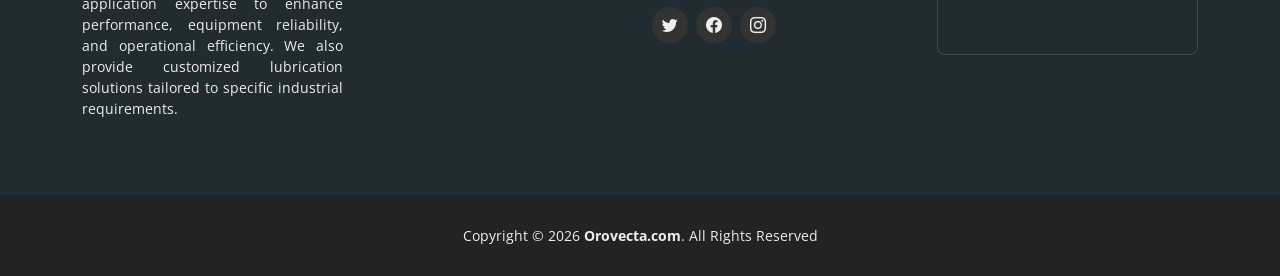
<file: inquiry.html>
<!DOCTYPE html>
<html lang="en">

<head>
  <meta charset="utf-8">
  <meta content="width=device-width, initial-scale=1.0" name="viewport">

  <title>Industrial Lubricant Enquiries & Product Support | Orovecta</title>
  <meta name="description" content="Contact Orovecta for enquiries about industrial lubricants, metalworking fluids, cutting oils, specialty greases and customized lubrication solutions for your manufacturing needs.">
  <meta name="keywords" content="Orovecta enquiries, industrial lubricant enquiries, industrial lubricant supplier, metalworking fluids, cutting oils, specialty greases, MRO lubricants, customized lubrication solutions, industrial lubricant product support">

  <!-- Favicons -->
  <link href="favicon/favicon.png" rel="icon">
  <link href="assets/img/apple-touch-icon.png" rel="apple-touch-icon">

  <!-- Google Fonts -->
  <link href="https://fonts.googleapis.com/css?family=Open+Sans:300,300i,400,400i,700,700i|Montserrat:300,400,500,700" rel="stylesheet">

  <!-- Vendor CSS Files -->
  <link href="assets/vendor/animate.css/animate.min.css" rel="stylesheet">
  <link href="assets/vendor/aos/aos.css" rel="stylesheet">
  <link href="assets/vendor/bootstrap/css/bootstrap.min.css" rel="stylesheet">
  <link href="assets/vendor/bootstrap-icons/bootstrap-icons.css" rel="stylesheet">
  <link href="assets/vendor/glightbox/css/glightbox.min.css" rel="stylesheet">
  <link href="assets/vendor/swiper/swiper-bundle.min.css" rel="stylesheet">

  <!-- Template Main CSS File -->
  <link href="assets/css/style.css" rel="stylesheet">
  <link href="assets/css/parts.css" rel="stylesheet">


</head>

<body>

 <!-- ======= Header ======= -->
  <header id="header" class="fixed-top d-flex align-items-center header-transparent">
    <div class="container-fluid">

      <div class="row justify-content-center align-items-center">
        <div class="col-xl-11 d-flex align-items-center justify-content-between">
          <h1 class="logo"><a href="index.html"><img
            src="assets/img/logo.webp"
            class="img-fluid rounded"
            alt="logo"
          />
          </a></h1>
          

          <!-- <nav id="navbar" class="navbar">
            <ul>
              <li><a class="nav-link scrollto active" href="index.html">HOME</a></li>
              <li><a class="nav-link scrollto" href="about.html">ABOUT US</a></li>
              <li><a class="nav-link scrollto" href="careers.html">CAREERS</a></li>
              <li><a class="nav-link scrollto " href="Contact.html">CONTACT</a></li>
             
              <li class="dropdown"><a href=""><span>PRODUCTS</span> <i class="bi bi-chevron-down"></i></a>
                <ul>
                  <li><a href="reel_to_reel.html">Reel to Reel Plating </a></li>
                  <li><a href="barrel.html">Barrel Plating </a></li>
                  <li><a href="rack.html">Rack Plating  </a></li>
                  <li><a href="selective.html">Selective Plating </a></li>
                  <li><a href="reel_to_reel_selct.html">Reel to Reel Selective Plating </a></li>
                  
                </li>
                </ul>
              </li>
              <li class="dropdown"><a href=""><span>MORE</span> <i class="bi bi-chevron-down"></i></a>
                <ul>
                  <li><a href="eq.html">Equipment’s </a></li>
                  <li><a href="eq.html">Plated Parts </a></li>
      
                </ul>
              </li>
            </ul>
            <i class="bi bi-list mobile-nav-toggle"></i>
          </nav>-->
          
          <!-- .navbar  -->
             <nav id="navbar" class="navbar">
            <ul>
              <li><a class="nav-link scrollto active" href="index.html">HOME</a></li>
              <li><a class="nav-link scrollto" href="about.html">ABOUT</a></li>
              <li class="dropdown"><a href="#solutions"><span>SOLUTIONS</span> <i class="bi bi-chevron-down"></i></a>
                <ul>
                  <li><a href="metalworking_Fluids.html">Metalworking Fluids</a></li>
                  <li><a href="specialty_lubricants.html">Specialty Lubricants</a></li>
                  <li><a href="mro_lubricants.html">MRO Lubricants</a></li>
                  <li><a href="customized_solution.html">Customized Solutions</a></li>
                </ul>
              </li>
              <li><a class="nav-link scrollto" href="industries.html">INDUSTRIES</a></li>
              <li><a class="nav-link scrollto" href="why_orovecta.html">WHY OROVECTA?</a></li>
              <li><a class="nav-link scrollto" href="Contact.html">CONTACT</a></li>
            </ul>
            <i class="bi bi-list mobile-nav-toggle"></i>
          </nav>
        </div>
      </div>

    </div>
  </header><!-- End Header -->
  <img
          src="assets/img/inquiry.webp"
          class="img-fluid"
          alt=""
          style="height: 500px;width: 100%;"
        />
    

   
   <!-- ===== Inquiry Form ===== -->
<section id="inquiry" class="inquiry-section">
  <div class="container">
 
    <div class="section-header" data-aos="fade-up">
      <h3>PRODUCT & SERVICE INQUIRY</h3>
      <p>Tell us your lubrication requirements. Our team will get in touch with you.</p>
    </div>
<!-- Success / Error Message -->
        <div id="inquiryStatus"></div>
    <div class="inquiry-form-wrapper" data-aos="fade-up">

          <form action="send-inquiry.php" method="POST" id="inquiryForm">

        <div class="row">

          <!-- Name -->
          <div class="col-md-6 mb-4">
            <label for="inquiryName">Full Name *</label>
            <input
              type="text"
              id="inquiryName"
              name="name"
              class="form-control"
              placeholder="Enter your full name"
              required>
          </div>

          <!-- Mobile -->
          <div class="col-md-6 mb-4">
            <label for="inquiryMobile">Mobile Number *</label>
            <input
              type="tel"
              id="inquiryMobile"
              name="mobile"
              class="form-control"
              placeholder="Enter your mobile number"
              pattern="[0-9+() -]{10,16}"
              title="Enter a valid mobile number"
              required>
          </div>

          <!-- Email -->
          <div class="col-md-6 mb-4">
            <label for="inquiryEmail">Email Address *</label>
            <input
              type="email"
              id="inquiryEmail"
              name="email"
              class="form-control"
              placeholder="Enter your business email"
              required>
          </div>

          <!-- Service -->
          <div class="col-md-6 mb-4">
            <label for="inquiryService">Service / Product *</label>
            <select
              id="inquiryService"
              name="service"
              class="form-control"
              required>
              <option value="" selected disabled>Select a service</option>
              <option value="Metalworking Fluids">Metalworking Fluids</option>
              <option value="Specialty Lubricants">Specialty Lubricants</option>
              <option value="MRO Solutions">MRO Solutions</option>
              <option value="Customized Lubrication">Customized Lubrication Solutions</option>
              <option value="Other">Other</option>
            </select>
          </div>

          <!-- Message -->
          <div class="col-12 mb-4">
            <label for="inquiryMessage">Message *</label>
            <textarea
              id="inquiryMessage"
              name="message"
              class="form-control"
              rows="5"
              placeholder="Describe your application or product requirements..."
              required></textarea>
          </div>

          <!-- Submit -->
          <div class="col-12 text-center">
            <button type="submit" class="inquiry-submit-btn">
              Submit Inquiry
              <i class="bi bi-arrow-right"></i>
            </button>
          </div>

        </div>
      </form>

    </div>
  </div>
</section>
    
  </main><!-- End #main -->
<!-- <div class="row contact-info">

        <div >
          <div class="contact-address"> 

          </div>
      </div>
        </div> -->

     
 
 <!-- ======= Footer ======= -->
<footer id="footer">
  <div class="footer-top">
    <div class="container">
      <div class="row">

        <div class="col-lg-3 col-md-6 footer-info">
          
          <h2 ><span style="color: #FEC513; font-weight: bold;">About</span>  Orovecta</h2>
          
            <blockquote style="text-align: justify;">Orovecta is an industrial lubrication brand with over 9+ years of experience, delivering technology-driven solutions for modern manufacturing and industrial applications. 
            Our portfolio includes Metalworking Fluids, Specialty Lubricants, and MRO Solutions, combining German technology with application expertise to enhance performance, equipment reliability, and operational efficiency. We also provide customized lubrication solutions tailored to specific industrial requirements.  
            </blockquote>
        </div>


        <div class="col-lg-3 col-md-6 footer-links">
          <h4>Useful Links</h4>
          <ul>
            <li><i class="bi bi-chevron-right"></i> <a href="index.html">Home</a></li>
            <li><i class="bi bi-chevron-right"></i> <a href="about.html">About us</a></li>
            <li><i class="bi bi-chevron-right"></i> <a href="Contact.html">Contact Us</a></li>
            <li><i class="bi bi-chevron-right"></i> <a href="industries.html">Industries</a></li>
            <li><i class="bi bi-chevron-right"></i> <a href="inquiry.html">Inquiry</a></li>
          </ul>
        </div>

          <div class="col-lg-3 col-md-6 footer-contact">
          <h4>Contact Us</h4>
          <p> <strong>Address:</strong>
            <i class="bi bi-geo-alt-fill"  > 1110, 11th Floor, Ekatva Onyx, Road Number 16A, Ambika Nagar No. 2, Wagle Industrial Estate, Thane West, Thane, Maharashtra 400604</i>
            
              <br>
            <strong>Phone:</strong> +91 7304990126/+91 8828100128<br>
            <strong>Email:</strong> contact@orovecta.com<br>
          </p>

          

          <div class="social-links">
            <a href="#" class="twitter"><i class="bi bi-twitter"></i></a>
            <a href="#" class="facebook"><i class="bi bi-facebook"></i></a>
            <a href="#" class="instagram"><i class="bi bi-instagram"></i></a>
            <!-- <a href="#" class="linkedin"><i class="bi bi-linkedin"></i></a> -->
          </div>

        </div>

       
<!-- Google Map Section -->

<!-- Right Side: Small Google Map -->
<div class="col-lg-3 col-md-6 footer-map">
  <h4>Our Location</h4>

  <div class="footer-map-container">
    <!-- <iframe
      src="https://www.google.com/maps?q=Bhayander+East,+Mumbai,+Maharashtra&output=embed"
      width="100%"
      height="200"
      style="border:0;"
      allowfullscreen=""
      loading="lazy"
      referrerpolicy="no-referrer-when-downgrade"
      title="Orovecta Office Location">
    </iframe> -->
    <iframe src="https://www.google.com/maps/embed?pb=!1m18!1m12!1m3!1d5956.1635019900095!2d72.94966104213981!3d19.195865428134027!2m3!1f0!2f0!3f0!3m2!1i1024!2i768!4f13.1!3m3!1m2!1s0x3be7b95376a5c8e3%3A0xe860930296f1f843!2sEkatva%20Onyx!5e1!3m2!1sen!2sin!4v1791871087921!5m2!1sen!2sin" 
    width="600" 
    height="0" 
    style="border:0;" 
    allowfullscreen="" 
    loading="lazy" 
    referrerpolicy="strict-origin-when-cross-origin"></iframe>
  </div>
  

  <!-- <a
    href="https://www.google.com/maps/search/?api=1&query=Bhayander+East+Mumbai+Maharashtra"
    target="_blank"
    rel="noopener noreferrer"
    class="footer-map-link">
    <i class="bi bi-geo-alt-fill"></i> View on Google Maps
  </a> -->
</div>

      </div>
    </div>
  </div>

  <div class="container">
    <div class="copyright">
       Copyright &copy; 2026 <strong>Orovecta.com</strong>. All Rights Reserved
    </div>
    <div class="credits">
     
      <div>  </div>
    </div>
  </div>
 
</footer><!-- End Footer -->
 
  <a href="#" class="back-to-top d-flex align-items-center justify-content-center"><i class="bi bi-arrow-up-short"></i></a>
  <!-- Uncomment below i you want to use a preloader -->
  <!-- <div id="preloader"></div> -->

<script>
const params = new URLSearchParams(window.location.search);
const status = document.getElementById('inquiryStatus');

if (params.get('status') === 'success') {
    status.innerHTML =
        '<div class="alert alert-success">' +
        'Thank you! Your inquiry has been sent successfully.' +
        '</div>';
}
</script>
<script>
document.addEventListener('DOMContentLoaded', function () {

    const params = new URLSearchParams(window.location.search);
    const status = params.get('status');
    const messageBox = document.getElementById('inquiryStatus');

    if (!messageBox) {
        return;
    }

    if (status === 'success') {
        messageBox.innerHTML = `
            <div class="alert alert-success alert-dismissible fade show"
                 role="alert">
                <strong>Success!</strong>
                Your inquiry has been sent successfully.
                Our team will contact you shortly.

                <button type="button" class="btn-close"
                        data-bs-dismiss="alert"
                        aria-label="Close"></button>
            </div>
        `;

        messageBox.scrollIntoView({
            behavior: 'smooth',
            block: 'center'
        });

        // Remove the query string after displaying the message.
        window.history.replaceState(
            {},
            document.title,
            window.location.pathname + '#inquiry'
        );
    }

});
</script>
  <!-- Vendor JS Files -->
  <script src="assets/vendor/purecounter/purecounter_vanilla.js"></script>
  <script src="assets/vendor/aos/aos.js"></script>
  <script src="assets/vendor/bootstrap/js/bootstrap.bundle.min.js"></script>
  <script src="assets/vendor/glightbox/js/glightbox.min.js"></script>
  <script src="assets/vendor/isotope-layout/isotope.pkgd.min.js"></script>
  <script src="assets/vendor/swiper/swiper-bundle.min.js"></script>
  <script src="assets/vendor/waypoints/noframework.waypoints.js"></script>
  <script src="assets/vendor/php-email-form/validate.js"></script>

  <!-- Template Main JS File -->
  <script src="assets/js/main.js"></script>

</body>

</html>
</file>
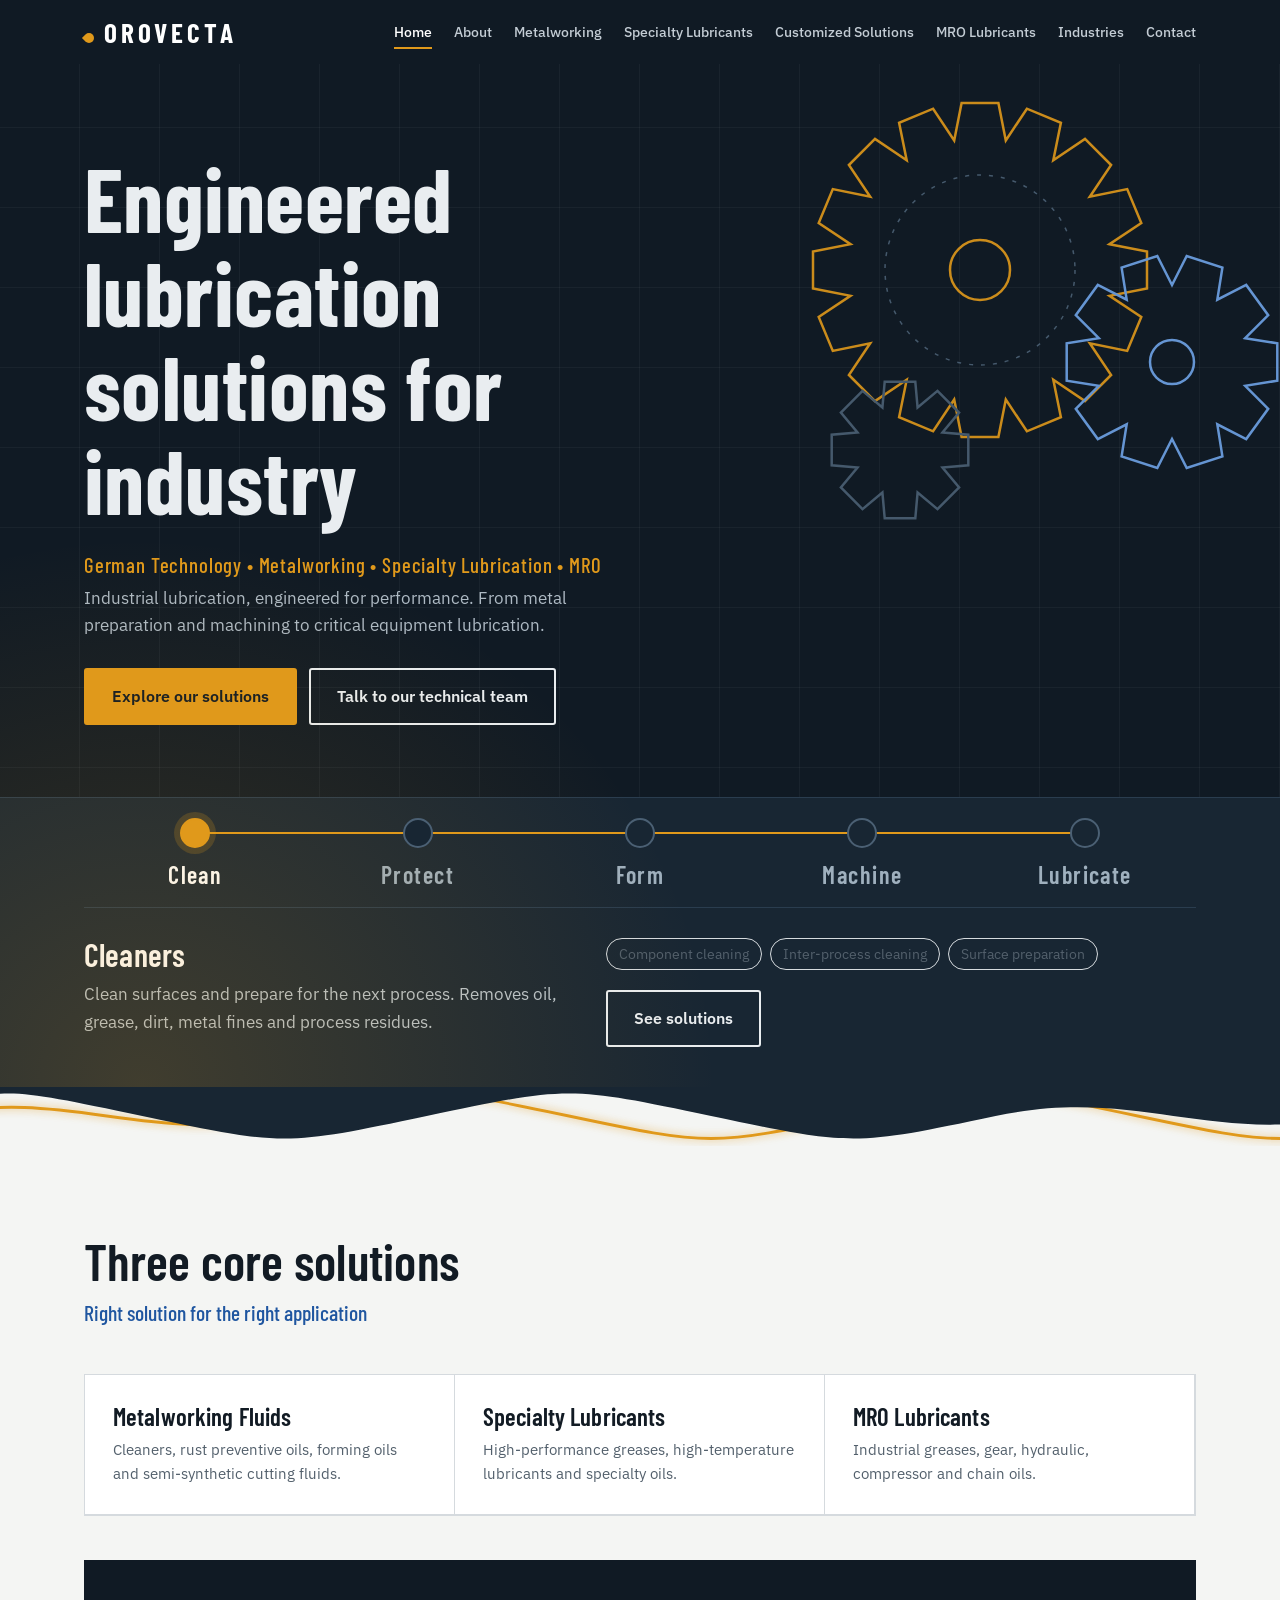
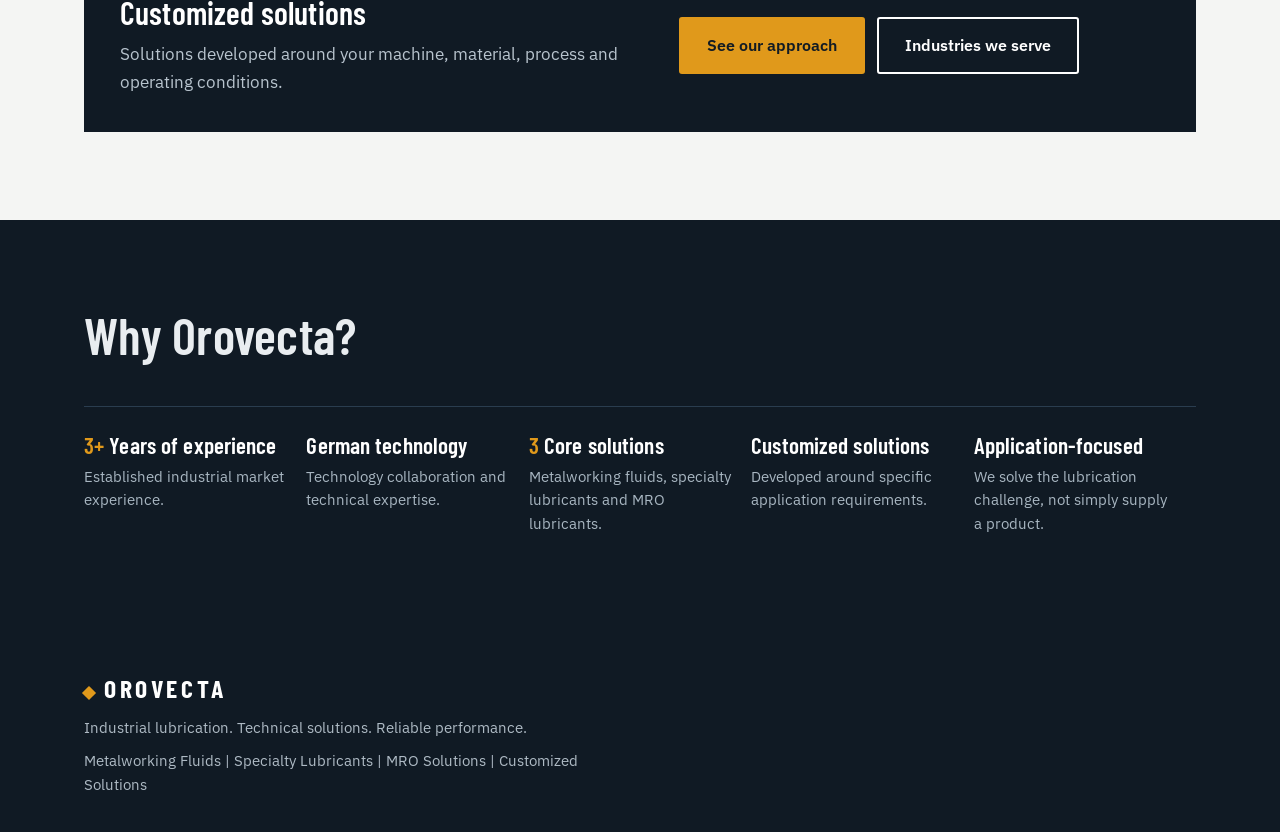
<file: OrovectaWebsiteDemo.html>
<!DOCTYPE html>
<html lang="en">
<head>
<meta charset="utf-8">
<meta name="viewport" content="width=device-width, initial-scale=1, viewport-fit=cover">
<title>Orovecta | Industrial Lubrication. Engineered for Performance.</title>
<meta name="description" content="Metalworking fluids, specialty lubricants and MRO lubrication solutions with German technology, backed by application expertise.">
<link rel="preconnect" href="https://fonts.googleapis.com">
<link rel="preconnect" href="https://fonts.gstatic.com" crossorigin>
<link href="https://fonts.googleapis.com/css2?family=Barlow+Condensed:wght@500;600;700&family=IBM+Plex+Sans:wght@400;500;600&display=swap" rel="stylesheet">
<style>
:root{--bg:#f4f5f3;--surface:#fff;--ink:#121b24;--muted:#53606c;--line:#d5dade;--dark:#101a24;--dark2:#182633;--cobalt:#1f56a0;--amber:#e0991b;--on-dark:#e9edf0;
--head:'Barlow Condensed','Arial Narrow',Arial,sans-serif;--body:'IBM Plex Sans',system-ui,-apple-system,'Segoe UI',Arial,sans-serif;
box-sizing:border-box;padding-top:env(safe-area-inset-top,0px);padding-bottom:env(safe-area-inset-bottom,0px)}
@media (prefers-color-scheme:dark){:root:not([data-theme="light"]){--bg:#0d151d;--surface:#142130;--ink:#e9edf0;--muted:#9aa8b4;--line:#27384a;--cobalt:#6fa3e6}}
:root[data-theme="dark"]{--bg:#0d151d;--surface:#142130;--ink:#e9edf0;--muted:#9aa8b4;--line:#27384a;--cobalt:#6fa3e6}
*,*::before,*::after{box-sizing:inherit}
main>section{display:none}main>section.on{display:block}main>section.on.first:not(.hero){padding-top:150px}
nav a.cur{color:#fff;border-color:var(--amber)}
.pn{display:flex;justify-content:space-between;gap:16px;margin-top:56px;padding-top:24px;border-top:1px solid var(--line);flex-wrap:wrap}
html{scroll-padding-top:calc(72px + env(safe-area-inset-top,0px))}
body{margin:0;background:var(--bg);color:var(--ink);font:400 17px/1.6 var(--body)}
h1,h2,h3{font-family:var(--head);font-weight:600;line-height:1.05;margin:0;letter-spacing:.005em}
h1{font-size:clamp(2.8rem,7.5vw,5.6rem);font-weight:700}
h2{font-size:clamp(2.1rem,4.6vw,3.2rem)}
h3{font-size:1.55rem}
p{margin:0 0 1em;max-width:62ch}
a{color:inherit}
:focus-visible{outline:3px solid var(--amber);outline-offset:3px}
.wrap{max-width:1160px;margin:0 auto;padding:0 24px}
section{padding:88px 0}
.sub{font:500 1.35rem/1.3 var(--head);color:var(--cobalt);margin:10px 0 22px}
.lead{font-size:1.1rem;color:var(--muted)}

/* header */
header{position:fixed;top:0;left:0;right:0;z-index:20;background:var(--dark);color:var(--on-dark);padding-top:env(safe-area-inset-top,0px)}
.bar{display:flex;align-items:center;justify-content:space-between;height:64px}
.logo{font:700 1.7rem var(--head);letter-spacing:.14em;text-decoration:none;color:#fff}
.logo i{display:inline-block;width:10px;height:10px;background:var(--amber);margin-right:10px;transform:rotate(45deg)}
nav ul{display:flex;gap:22px;list-style:none;margin:0;padding:0}
nav a{text-decoration:none;font-size:.86rem;font-weight:500;color:#c3ccd4;padding:6px 0;border-bottom:2px solid transparent}
nav a:hover{color:#fff;border-color:var(--amber)}
.menu{display:none;background:none;border:1px solid #3a4b5b;color:#fff;padding:8px 14px;font:inherit;font-size:.9rem;border-radius:4px;cursor:pointer}
@media(max-width:1020px){.menu{display:block}
nav{position:absolute;top:100%;left:0;right:0;background:var(--dark);display:none;border-top:1px solid #26384a}
nav.open{display:block}nav ul{flex-direction:column;gap:0;padding:8px 24px 16px}nav a{display:block;padding:12px 0}}

/* hero */
.hero{background:var(--dark);color:var(--on-dark);padding:150px 0 0;position:relative;overflow:hidden}
.hero::before{content:"";position:absolute;inset:0;background:repeating-linear-gradient(90deg,transparent 0 79px,rgba(255,255,255,.04) 79px 80px),repeating-linear-gradient(0deg,transparent 0 79px,rgba(255,255,255,.04) 79px 80px)}
.hero .wrap{position:relative}
.hero h1{max-width:13ch}
.hero p.tag{font:500 1.3rem var(--head);color:var(--amber);letter-spacing:.04em;margin:26px 0 8px}
.hero p.sup{color:#aebac4;max-width:52ch}
.btns{display:flex;flex-wrap:wrap;gap:12px;margin-top:28px}
.btn{display:inline-block;padding:14px 26px;border-radius:3px;font-weight:600;text-decoration:none;font-size:.98rem;border:2px solid var(--amber);cursor:pointer;font-family:var(--body)}
.btn.p{background:var(--amber);color:#121b24}.btn.p:hover{background:#f0ac35}
.btn.o{color:inherit;border-color:currentColor;background:none}.btn.o:hover{border-color:var(--amber);color:var(--amber)}

/* process line: the signature element */
.line{margin-top:72px;background:var(--dark2);border-top:1px solid #2a3d4f;position:relative}
.stages{display:grid;grid-template-columns:repeat(5,1fr);position:relative}
.stages::before{content:"";position:absolute;top:34px;left:10%;height:2px;background:var(--amber);width:80%;transform-origin:left;animation:draw 1.6s .2s cubic-bezier(.6,0,.2,1) both}
@keyframes draw{from{transform:scaleX(0)}}
.st{background:none;border:0;color:#9fb0be;font:inherit;text-align:center;padding:20px 8px 18px;cursor:pointer;position:relative}
.st b{display:block;width:30px;height:30px;margin:0 auto 12px;border:2px solid #4b6074;background:var(--dark2);border-radius:50%;position:relative;z-index:1;transition:.2s}
.st span{font:600 1.5rem var(--head);letter-spacing:.06em;display:block}
.st[aria-selected="true"]{color:#fff}.st[aria-selected="true"] b{background:var(--amber);border-color:var(--amber);box-shadow:0 0 0 6px rgba(224,153,27,.2)}
.st:hover b{border-color:var(--amber)}
.detail{padding:30px 0 40px;border-top:1px solid #2a3d4f;display:grid;grid-template-columns:1fr 1.2fr;gap:30px;align-items:start}
.detail h3{color:#fff;font-size:2rem}.detail p{color:#b8c4ce;margin:0}.detail .chips span{border-color:#3a4f63;color:#d6dee5}
@media(max-width:760px){.stages::before{display:none}.st span{font-size:1.05rem}.st b{width:22px;height:22px}.detail{grid-template-columns:1fr}.st{padding:16px 2px 14px}}
@media(prefers-reduced-motion:reduce){.stages::before{animation:none}html{scroll-behavior:auto}}

.chips{display:flex;flex-wrap:wrap;gap:8px;margin:14px 0 0;padding:0;list-style:none}
.chips span,.chips li{border:1px solid var(--line);padding:4px 12px;border-radius:99px;font-size:.88rem;color:var(--muted)}

/* about / expertise */
.two{display:grid;grid-template-columns:1fr 1fr;gap:56px}
@media(max-width:860px){.two{grid-template-columns:1fr}section{padding:64px 0}}
.exp{display:grid;grid-template-columns:repeat(2,1fr);gap:0;border:1px solid var(--line);margin-top:48px;background:var(--surface)}
.exp a{padding:28px;text-decoration:none;border-right:1px solid var(--line);border-bottom:1px solid var(--line);transition:background .2s}
.exp a:hover{background:rgba(224,153,27,.1)}
.exp h3{margin-bottom:8px}.exp p{font-size:.95rem;color:var(--muted);margin:0}
.exp.e3{grid-template-columns:repeat(3,1fr)}
@media(max-width:800px){.exp,.exp.e3{grid-template-columns:1fr}}

/* product sections */
.alt{background:var(--surface);border-block:1px solid var(--line)}
.grid{display:grid;grid-template-columns:repeat(2,1fr);gap:20px;margin-top:44px}
.card{background:var(--surface);border:1px solid var(--line);border-left:5px solid var(--cobalt);padding:28px}
.alt .card{background:var(--bg)}
.card h3{margin-bottom:4px}.card .k{font-weight:500;margin-bottom:12px}.card p{color:var(--muted);font-size:.96rem}
.card .for{font-size:.82rem;color:var(--muted);margin:0 0 6px}
@media(max-width:760px){.grid{grid-template-columns:1fr}}
.grid.three{grid-template-columns:repeat(3,1fr)}@media(max-width:900px){.grid.three{grid-template-columns:1fr 1fr}}@media(max-width:600px){.grid.three{grid-template-columns:1fr}}
.callout{background:var(--dark);color:var(--on-dark);padding:36px;margin-top:44px;display:grid;grid-template-columns:1.1fr 1fr;gap:30px;align-items:center}
.callout h3{font-size:2rem;color:#fff}.callout p{color:#b8c4ce;margin:12px 0 0}.callout .chips li{border-color:#3a4f63;color:#d6dee5}
@media(max-width:760px){.callout{grid-template-columns:1fr}}

/* custom steps: a real sequence */
.steps{display:grid;grid-template-columns:repeat(5,1fr);gap:0;margin-top:44px;counter-reset:s}
.steps div{padding:22px 18px 0 0;border-top:3px solid var(--ink);position:relative;counter-increment:s}
.steps div::before{content:counter(s);font:700 1.1rem var(--head);position:absolute;top:-3px;right:0;background:var(--amber);padding:2px 9px}
.steps h3{font-size:1.4rem}.steps p{font-size:.92rem;color:var(--muted);margin:6px 0 0}
@media(max-width:860px){.steps{grid-template-columns:1fr;gap:22px}}
.motto{font:700 clamp(1.7rem,4vw,2.6rem)/1.1 var(--head);margin-top:52px;color:var(--cobalt)}

/* industries */
.ind{margin-top:40px;border-top:1px solid var(--line)}
.ind div{display:grid;grid-template-columns:1fr 1.5fr;gap:24px;padding:22px 0;border-bottom:1px solid var(--line)}
.ind h3{font-size:1.6rem}.ind p{margin:0;color:var(--muted)}
@media(max-width:700px){.ind div{grid-template-columns:1fr;gap:6px}}

/* why */
.why{background:var(--dark);color:var(--on-dark)}
.why .grid{grid-template-columns:repeat(5,1fr);gap:0;border-top:1px solid #2a3d4f}
.why .num{color:var(--amber)}
.why .grid{align-items:start}
.why .grid div{padding:26px 20px 0 0}.why h3{color:#fff;font-size:1.45rem;margin-bottom:8px}.why p{font-size:.92rem;color:#a8b6c1;margin:0}
@media(max-width:960px){.why .grid{grid-template-columns:1fr 1fr;gap:20px}}@media(max-width:560px){.why .grid{grid-template-columns:1fr}}

/* contact */
form{display:grid;grid-template-columns:1fr 1fr;gap:16px;margin-top:8px}
label{display:block;font-size:.9rem;font-weight:500;margin-bottom:6px}
input,textarea{width:100%;font:inherit;padding:12px 14px;border:1px solid var(--line);background:var(--surface);color:var(--ink);border-radius:3px}
input:focus,textarea:focus{border-color:var(--cobalt)}
.full{grid-column:1/-1}textarea{min-height:130px;resize:vertical}
@media(max-width:560px){form{grid-template-columns:1fr}}
#msg{margin-top:14px;font-weight:500;color:var(--cobalt)}
footer{background:var(--dark);color:#aebac4;padding:48px 0 36px}
footer .logo{font-size:1.6rem}footer p{margin:10px 0 0;font-size:.92rem}

/* motion + creative layer */
.art{position:absolute;right:-60px;top:70px;width:min(560px,60vw);opacity:.9;pointer-events:none}
.art .g1{transform-origin:200px 200px;animation:spin 40s linear infinite}
.art .g2{transform-origin:392px 292px;animation:spin 25s linear infinite reverse}
.art .g3{transform-origin:120px 380px;animation:spin 18s linear infinite}
@keyframes spin{to{transform:rotate(360deg)}}
.drop{display:inline-block;width:14px;height:14px;background:var(--amber);border-radius:50% 50% 50% 0;transform:rotate(-45deg);margin-right:10px;animation:drip 2.4s ease-in infinite}
@keyframes drip{0%{transform:rotate(-45deg) translate(0,-6px) scale(.7);opacity:0}30%{opacity:1}100%{transform:rotate(-45deg) translate(6px,6px) scale(1);opacity:.9}}
.rv{opacity:0;transform:translateY(26px);transition:opacity .7s ease,transform .7s cubic-bezier(.2,.7,.2,1);transition-delay:var(--d,0s)}
.rv.in{opacity:1;transform:none}
.steps div{--w:0}.steps div::after{content:"";position:absolute;left:0;top:-3px;height:3px;width:100%;background:var(--amber);transform:scaleX(0);transform-origin:left;transition:transform .9s ease var(--d,0s)}
.steps div.in::after{transform:scaleX(1)}
.ind div{transition:padding-left .25s,background .25s}.ind div:hover{padding-left:18px;background:rgba(224,153,27,.08)}
.card{transition:transform .25s,box-shadow .25s,border-color .25s}.card:hover{transform:translateY(-4px);border-left-color:var(--amber);box-shadow:0 14px 28px -16px rgba(16,26,36,.35)}
.wave{display:block;width:100%;height:60px;margin-top:-1px;background:var(--dark)}
.wave path{animation:slosh 7s ease-in-out infinite alternate}
@keyframes slosh{to{transform:translateX(-80px)}}
.cnt{font:700 3.2rem/1 var(--head);color:var(--amber)}
.bar2{position:fixed;left:0;top:0;height:3px;background:var(--amber);width:0;z-index:30}
@media(prefers-reduced-motion:reduce){.art *,.drop,.wave path{animation:none!important}.rv{opacity:1;transform:none;transition:none}.steps div::after{transition:none;transform:scaleX(1)}}

.sheen{fill:none;stroke:#e0991b;stroke-width:3;stroke-linecap:round;filter:drop-shadow(0 0 4px rgba(224,153,27,.7))}
.hero::after{content:"";position:absolute;left:-10%;bottom:0;width:70%;height:55%;background:radial-gradient(ellipse at 30% 100%,rgba(224,153,27,.2),transparent 65%);pointer-events:none}
</style>
</head>
<body>
<div class="bar2" id="pg"></div>
<header>
 <div class="wrap bar">
  <a class="logo" href="#home"><i class="drop"></i>OROVECTA</a>
  <button class="menu" id="menu" aria-expanded="false" aria-controls="nav">Menu</button>
  <nav id="nav" aria-label="Main">
   <ul>
    <li><a href="#home">Home</a></li><li><a href="#about">About</a></li><li><a href="#metalworking">Metalworking</a></li>
    <li><a href="#specialty">Specialty Lubricants</a></li><li><a href="#custom">Customized Solutions</a></li>
    <li><a href="#mro">MRO Lubricants</a></li><li><a href="#industries">Industries</a></li><li><a href="#contact">Contact</a></li>
   </ul>
  </nav>
 </div>
</header>

<main>
<section class="hero" id="home" style="padding-bottom:0">
 <div class="wrap">
  <h1>Engineered lubrication solutions for industry</h1>
  <p class="tag">German Technology &bull; Metalworking &bull; Specialty Lubrication &bull; MRO</p>
  <p class="sup">Industrial lubrication, engineered for performance. From metal preparation and machining to critical equipment lubrication.</p>
  <div class="btns"><a class="btn p" href="#about">Explore our solutions</a><a class="btn o" href="#contact">Talk to our technical team</a></div>
 </div>
 <div class="line">
  <div class="wrap">
   <div class="stages" role="tablist" aria-label="Application stages"></div>
   <div class="detail" id="detail" role="tabpanel" aria-live="polite"></div>
  </div>
 </div>
</section>
<svg class="wave" viewBox="0 0 1440 60" preserveAspectRatio="none" aria-hidden="true" style="background:var(--bg)"><path class="sheen" d="M-80 30C80 0 160 60 320 30S480 0 640 30 800 60 960 30 1120 0 1280 30 1440 60 1600 30"/><path fill="#182633" d="M-80 0H1520V30C1360 60 1280 0 1120 30S960 60 800 30 640 0 480 30 320 60 160 30 0 0 -80 30Z"/></svg>

<section id="about">
 <div class="wrap">
  <div class="two">
   <div>
    <h2>About Orovecta</h2>
    <p class="sub">Technology. Application expertise. Industrial experience.</p>
   </div>
   <div>
    <p>Orovecta is an industrial lubrication brand with over 8 years of market experience, providing technology-driven lubrication solutions for metalworking and industrial applications.</p>
    <p>Our technology collaboration with German partners brings technical expertise into our portfolio, while our application-focused approach helps address the practical challenges faced by manufacturers and maintenance teams.</p>
    <p><strong>We believe lubrication is not simply about selecting an oil or grease. It is about understanding the application, operating environment and performance requirement.</strong></p>
   </div>
  </div>
  <div class="exp">
   <a href="#metalworking"><h3>Metalworking Fluids</h3><p>Cleaners, rust preventive oils, forming oils and semi-synthetic cutting fluids.</p></a>
   <a href="#specialty"><h3>Specialty Lubricants</h3><p>High-performance greases, high-temperature lubricants, specialty oils and application-specific lubricants.</p></a>
   <a href="#mro"><h3>MRO &amp; Industrial Lubricants</h3><p>Industrial greases, gear, hydraulic, compressor and chain oils, and maintenance lubricants.</p></a>
   <a href="#custom"><h3>Customized Solutions</h3><p>Application-specific formulations and technical solutions.</p></a>
  </div>
 </div>
</section>

<section class="alt" id="metalworking">
 <div class="wrap">
  <h2>Metalworking Solutions</h2>
  <p class="sub">Designed around your manufacturing process</p>
  <p class="lead">Metalworking performance depends on the interaction between material, tooling, machine, process and fluid. Orovecta provides solutions across different stages of metal processing.</p>
  <div class="grid">
   <article class="card"><h3>Cleaners</h3><p class="k">Clean surfaces. Prepare for the next process.</p><p class="for">Removes</p><ul class="chips"><li>Oil</li><li>Grease</li><li>Dirt</li><li>Metal fines</li><li>Process residues</li></ul><p style="margin-top:14px">Component cleaning, inter-process cleaning and surface preparation.</p></article>
   <article class="card"><h3>Rust Preventive Oils</h3><p class="k">Protect components between processes.</p><p class="for">Corrosion protection during</p><ul class="chips"><li>Inter-process storage</li><li>Transportation</li><li>Finished component storage</li></ul><p style="margin-top:14px">Protects ferrous components against atmospheric corrosion and flash rust.</p></article>
   <article class="card"><h3>Forming Oils</h3><p class="k">Lubrication for demanding forming operations.</p><p class="for">Solutions for</p><ul class="chips"><li>Stamping</li><li>Pressing</li><li>Drawing</li><li>Deep drawing</li><li>Bending</li><li>Sheet metal forming</li></ul><p style="margin-top:14px">Supports lubrication, surface protection and process performance.</p></article>
   <article class="card"><h3>Semi-Synthetic Cutting Fluids</h3><p class="k">Cooling and lubrication for modern machining.</p><p class="for">Suitable for</p><ul class="chips"><li>Turning</li><li>Milling</li><li>Drilling</li><li>Tapping</li><li>Sawing</li><li>CNC machining</li></ul><p style="margin-top:14px">Supports tool life, surface finish, cooling, lubrication and process stability.</p></article>
  </div>
  <div class="btns"><a class="btn p" href="#contact">View metalworking products</a></div>
 </div>
</section>

<section id="specialty">
 <div class="wrap">
  <h2>Specialty Lubricants</h2>
  <p class="sub">Performance for demanding applications</p>
  <p class="lead">Standard lubricants are not always sufficient when equipment operates under extreme temperature, heavy loads, high speeds, water exposure, aggressive environments or extended lubrication intervals. Orovecta's specialty portfolio is designed for applications where conventional lubrication reaches its limits.</p>
  <div class="grid three">
   <article class="card"><h3>High-Temperature Lubricants</h3><p>For applications exposed to elevated and fluctuating temperatures.</p></article>
   <article class="card"><h3>Heavy-Duty &amp; EP Lubricants</h3><p>For high-load and demanding industrial equipment.</p></article>
   <article class="card"><h3>Specialty Greases</h3><p>For critical bearings, machinery and application-specific requirements.</p></article>
   <article class="card"><h3>High-Performance Chain Lubricants</h3><p>For chains operating under demanding temperature and environmental conditions.</p></article>
   <article class="card"><h3>Specialty Oils</h3><p>For selected gear, hydraulic, compressor and industrial applications.</p></article>
   <article class="card"><h3>Maintenance &amp; Assembly Lubricants</h3><p>For assembly, protection and maintenance requirements.</p></article>
  </div>
  <div class="callout">
   <div><h3>When standard lubrication isn't enough</h3><p>Our technical team works with you to understand temperature, load, speed, environment, materials and lubrication interval, then identifies the appropriate specialty lubricant for the application.</p></div>
   <ul class="chips"><li>High-temperature bearings</li><li>Industrial chains &amp; conveyors</li><li>Gearboxes &amp; drives</li><li>Heavy-load equipment</li><li>Machine tools</li><li>Process equipment</li><li>Water-exposed equipment</li><li>Critical industrial applications</li></ul>
  </div>
  <div class="btns"><a class="btn p" href="#contact">Explore specialty lubricants</a></div>
 </div>
</section>

<section class="alt" id="custom">
 <div class="wrap">
  <h2>Customized Lubrication Solutions</h2>
  <p class="sub">Because every application is different</p>
  <p class="lead">A standard product may not always deliver the desired performance. Differences in material, process, machine design, operating conditions and production requirements can create unique lubrication challenges. Orovecta works with customers to develop application-specific solutions across metalworking and industrial lubrication.</p>
  <div class="steps">
   <div><h3>Understand</h3><p>Material, machine, process and operating conditions.</p></div>
   <div><h3>Identify</h3><p>The key performance challenge.</p></div>
   <div><h3>Recommend</h3><p>An appropriate existing Orovecta solution or formulation.</p></div>
   <div><h3>Trial</h3><p>Evaluation under actual operating conditions.</p></div>
   <div><h3>Optimize</h3><p>Fine-tuning for performance and process requirements.</p></div>
  </div>
  <h3 style="margin-top:56px">Customization can include</h3>
  <ul class="chips"><li>Application-specific formulations</li><li>Performance optimization</li><li>Product modification</li><li>Alternative lubricant solutions</li><li>Metalworking fluid customization</li><li>Process-specific lubrication</li></ul>
  <p class="motto">Your process. Your requirements. Your solution.</p>
  <a class="btn p" href="#contact">Discuss your application</a>
 </div>
</section>

<section id="mro">
 <div class="wrap">
  <h2>MRO &amp; Industrial Lubrication</h2>
  <p class="sub">Reliable lubrication for everyday industrial requirements</p>
  <p class="lead">Orovecta provides a range of industrial lubricants for routine maintenance as well as demanding plant applications.</p>
  <div class="grid three">
   <article class="card"><h3>Industrial Greases</h3><p>For bearings, machinery and general industrial applications.</p></article>
   <article class="card"><h3>Gear Oils</h3><p>For industrial gearboxes and transmission systems.</p></article>
   <article class="card"><h3>Hydraulic Oils</h3><p>For hydraulic equipment and fluid power systems.</p></article>
   <article class="card"><h3>Compressor Oils</h3><p>For industrial compressor applications.</p></article>
   <article class="card"><h3>Chain Oils</h3><p>For industrial chains and material handling systems.</p></article>
   <article class="card"><h3>Circulating &amp; Machine Oils</h3><p>For general industrial lubrication requirements.</p></article>
   <article class="card"><h3>Maintenance Lubricants</h3><p>For assembly, protection and routine plant maintenance.</p></article>
  </div>
  <p class="for" style="margin:36px 0 0;color:var(--muted)">Applications</p>
  <ul class="chips"><li>Bearings</li><li>Gearboxes</li><li>Chains</li><li>Conveyors</li><li>Pumps</li><li>Motors</li><li>Machine tools</li><li>Industrial equipment</li></ul>
  <div class="btns"><a class="btn p" href="#contact">Explore MRO products</a></div>
 </div>
</section>

<section class="alt" id="industries">
 <div class="wrap">
  <h2>Solutions Across Industry</h2>
  <p class="lead" style="margin-top:14px">Orovecta serves a broad range of manufacturing and industrial sectors.</p>
  <div class="ind">
   <div><h3>Automotive &amp; Auto Components</h3><p>Machining, forming, cleaning, corrosion protection and equipment lubrication.</p></div>
   <div><h3>General Engineering</h3><p>CNC machining, machine tools, bearings, gearboxes and plant maintenance.</p></div>
   <div><h3>Metal Fabrication</h3><p>Forming, stamping, cutting, cleaning and corrosion protection.</p></div>
   <div><h3>Steel &amp; Metal Processing</h3><p>Specialty lubrication and metalworking solutions for demanding environments.</p></div>
   <div><h3>Industrial Machinery</h3><p>Specialty lubricants and MRO solutions for critical equipment.</p></div>
   <div><h3>Machine Shops &amp; CNC</h3><p>Cutting fluids, cleaners, forming solutions and application-specific products.</p></div>
  </div>
 </div>
</section>

<section data-page="home">
 <div class="wrap">
  <h2>Three core solutions</h2>
  <p class="sub">Right solution for the right application</p>
  <div class="exp e3">
   <a href="#metalworking"><h3>Metalworking Fluids</h3><p>Cleaners, rust preventive oils, forming oils and semi-synthetic cutting fluids.</p></a>
   <a href="#specialty"><h3>Specialty Lubricants</h3><p>High-performance greases, high-temperature lubricants and specialty oils.</p></a>
   <a href="#mro"><h3>MRO Lubricants</h3><p>Industrial greases, gear, hydraulic, compressor and chain oils.</p></a>
  </div>
  <div class="callout">
   <div><h3>Customized solutions</h3><p>Solutions developed around your machine, material, process and operating conditions.</p></div>
   <div class="btns" style="margin:0"><a class="btn p" href="#custom">See our approach</a><a class="btn o" href="#industries" style="color:#fff">Industries we serve</a></div>
  </div>
 </div>
</section>

<section class="why" data-page="home">
 <div class="wrap">
  <h2>Why Orovecta?</h2>
  <div class="grid">
   <div><h3><span class="num"><span data-n="9">0</span>+</span> Years of experience</h3><p>Established industrial market experience.</p></div>
   <div><h3>German technology</h3><p>Technology collaboration and technical expertise.</p></div>
   <div><h3><span class="num"><span data-n="3">0</span></span> Core solutions</h3><p>Metalworking fluids, specialty lubricants and MRO lubricants.</p></div>
   <div><h3>Customized solutions</h3><p>Developed around specific application requirements.</p></div>
   <div><h3>Application-focused</h3><p>We solve the lubrication challenge, not simply supply a product.</p></div>
  </div>
 </div>
</section>

<section id="contact">
 <div class="wrap two">
  <div>
   <h2>Have a lubrication challenge?</h2>
   <p class="sub">Technical enquiry</p>
   <p>Tell us about your machine, material, process and operating conditions. Our technical team can help identify an appropriate Orovecta solution.</p>
  </div>
  <div>
   <form id="f">
    <div><label for="n">Name</label><input id="n" required autocomplete="name"></div>
    <div><label for="c">Company</label><input id="c" autocomplete="organization"></div>
    <div><label for="e">Email</label><input id="e" type="email" required autocomplete="email"></div>
    <div><label for="p">Phone</label><input id="p" type="tel" autocomplete="tel"></div>
    <div class="full"><label for="a">Application / requirement</label><textarea id="a" required></textarea></div>
    <div class="full"><button class="btn p" type="submit">Send enquiry</button><div id="msg" role="status"></div></div>
   </form>
  </div>
 </div>
</section>
<div id="pn-tpl" hidden></div>
</main>

<footer>
 <div class="wrap">
  <a class="logo" href="#home"><i></i>OROVECTA</a>
  <p>Industrial lubrication. Technical solutions. Reliable performance.</p>
  <p>Metalworking Fluids | Specialty Lubricants | MRO Solutions | Customized Solutions</p>
 </div>
</footer>

<script>
var EMAIL="info@orovecta.com"; /* replace with your enquiry address */
var S=[
["Clean","Cleaners","Clean surfaces and prepare for the next process. Removes oil, grease, dirt, metal fines and process residues.",["Component cleaning","Inter-process cleaning","Surface preparation"],"#metalworking"],
["Protect","Rust Preventive Oils","Protect components between processes against atmospheric corrosion and flash rust.",["Inter-process storage","Transportation","Finished component storage"],"#metalworking"],
["Form","Forming Oils","Lubrication for demanding forming operations, supporting surface protection and process performance.",["Stamping","Deep drawing","Bending","Sheet metal forming"],"#metalworking"],
["Machine","Semi-Synthetic Cutting Fluids","Cooling and lubrication for modern machining, supporting tool life, surface finish and process stability.",["Turning","Milling","Drilling","CNC machining"],"#metalworking"],
["Lubricate","Specialty &amp; MRO Lubricants","Greases, gear, hydraulic, compressor and chain oils for critical equipment, from routine maintenance to extreme conditions.",["Bearings","Gearboxes","Chains","Pumps"],"#specialty"]];
var st=document.querySelector(".stages"),d=document.getElementById("detail");
S.forEach(function(s,i){var b=document.createElement("button");b.className="st";b.type="button";b.setAttribute("role","tab");b.innerHTML="<b></b><span>"+s[0]+"</span>";b.onclick=function(){pick(i)};st.appendChild(b)});
function pick(i){var s=S[i];[].forEach.call(st.children,function(b,j){b.setAttribute("aria-selected",j==i)});
d.innerHTML='<div><h3>'+s[1]+'</h3><p style="margin-top:10px">'+s[2]+'</p></div><div><ul class="chips" style="margin:0">'+s[3].map(function(x){return"<li>"+x+"</li>"}).join("")+'</ul><div class="btns" style="margin-top:20px"><a class="btn o" href="'+s[4]+'">See solutions</a></div></div>'}
pick(0);
var m=document.getElementById("menu"),nv=document.getElementById("nav");
m.onclick=function(){var o=nv.classList.toggle("open");m.setAttribute("aria-expanded",o)};
nv.addEventListener("click",function(e){if(e.target.tagName=="A"){nv.classList.remove("open");m.setAttribute("aria-expanded",false)}});
document.getElementById("f").onsubmit=function(e){e.preventDefault();var g=function(i){return document.getElementById(i).value};
var body="Name: "+g("n")+"\nCompany: "+g("c")+"\nEmail: "+g("e")+"\nPhone: "+g("p")+"\n\nApplication / requirement:\n"+g("a");
location.href="mailto:"+EMAIL+"?subject="+encodeURIComponent("Technical enquiry from "+g("n"))+"&body="+encodeURIComponent(body);
document.getElementById("msg").textContent="Your email app is opening with the enquiry filled in. Press send there to complete it."};

var P=["home","about","metalworking","specialty","custom","mro","industries","contact"],
T={home:"Home",about:"About",metalworking:"Metalworking",specialty:"Specialty Lubricants",custom:"Customized Solutions",mro:"MRO Lubricants",industries:"Industries",contact:"Contact"};
function route(){var r=location.hash.slice(1);if(P.indexOf(r)<0)r="home";var f=true;
[].forEach.call(document.querySelectorAll("main>section"),function(x){var on=(x.id||x.dataset.page)==r;x.classList.toggle("on",on);x.classList.toggle("first",on&&f);if(on)f=false});
[].forEach.call(document.querySelectorAll("nav a"),function(a){a.classList.toggle("cur",a.getAttribute("href")=="#"+r)});
document.title=(r=="home"?"Orovecta | Industrial Lubrication. Engineered for Performance.":T[r]+" | Orovecta");
var old=document.querySelector(".pn");if(old)old.remove();
if(r!="home"&&r!="contact"){var i=P.indexOf(r),n=P[i+1],pv=P[i-1],sec=document.querySelector("main>section.on:last-of-type")||document.querySelector("main>section.on");
var w=document.querySelector("main>section.on .wrap");var d=document.createElement("div");d.className="pn";
d.innerHTML=(pv?'<a class="btn o" href="#'+pv+'">&larr; '+T[pv]+'</a>':'<span></span>')+(n?'<a class="btn o" href="#'+n+'">'+T[n]+' &rarr;</a>':'');w.appendChild(d)}
window.scrollTo(0,0)}
window.addEventListener("hashchange",route);route();

/* creative hero art */
function gear(cx,cy,r,n,t){var d="",a=Math.PI*2/n;for(var i=0;i<n;i++){var b=i*a,p=[[r-t,b-a*.5],[r+t,b-a*.28],[r+t,b+a*.28],[r-t,b+a*.5]];p.forEach(function(q,k){d+=(i+k?"L":"M")+(cx+Math.cos(q[1])*q[0]).toFixed(1)+" "+(cy+Math.sin(q[1])*q[0]).toFixed(1)})}return d+"Z"}
var hero=document.getElementById("home");
hero.insertAdjacentHTML("afterbegin",'<svg class="art" viewBox="0 0 560 520" fill="none" aria-hidden="true"><g class="g1"><path d="'+gear(200,200,150,16,18)+'" stroke="#e0991b" stroke-width="2.5"/><circle cx="200" cy="200" r="95" stroke="#4b6074" stroke-width="1.5" stroke-dasharray="4 8"/><circle cx="200" cy="200" r="30" stroke="#e0991b" stroke-width="2.5"/></g><g class="g2"><path d="'+gear(392,292,92,10,15)+'" stroke="#6fa3e6" stroke-width="2.5"/><circle cx="392" cy="292" r="22" stroke="#6fa3e6" stroke-width="2.5"/></g><g class="g3"><path d="'+gear(120,380,58,8,12)+'" stroke="#4b6074" stroke-width="2.5"/></g></svg>');
hero.style.position="relative";
/* auto-cycle process line until user clicks */
var cur=0,auto=setInterval(function(){cur=(cur+1)%5;pick(cur)},3800);
[].forEach.call(st.children,function(b){b.addEventListener("click",function(){clearInterval(auto)})});
/* scroll reveal */
var rm=matchMedia("(prefers-reduced-motion:reduce)").matches;
var io=new IntersectionObserver(function(es){es.forEach(function(e){if(e.isIntersecting){e.target.classList.add("in");io.unobserve(e.target);var c=e.target.querySelector("[data-n]");if(c&&!rm){var n=+c.dataset.n,k=0,t=setInterval(function(){c.textContent=++k;if(k>=n)clearInterval(t)},180)}else if(c)c.textContent=c.dataset.n}})},{threshold:.15});
document.querySelectorAll(".card,.steps div,.ind div,.why .grid div,.exp a,.callout,.motto").forEach(function(el,i){el.classList.add("rv");el.style.setProperty("--d",(i%6)*.08+"s");io.observe(el)});
/* scroll progress */
addEventListener("scroll",function(){var h=document.documentElement;document.getElementById("pg").style.width=(h.scrollTop/(h.scrollHeight-h.clientHeight)*100)+"%"},{passive:true});

</script>
</body>
</html>
</file>
<file: assets/css/style.css>
body {
  background: #f4f0f0;
  color: #666666;
  font-family: "Open Sans", sans-serif;
}

a {
  color: #00c3ff;
  transition: 0.5s;
  text-decoration: none;
}

a:hover,
a:active,
a:focus {
  color: #00c3ff;
  outline: none;
  text-decoration: none;
}

p {
  padding: 0;
  margin: 0 0 30px 0;
}

h1,
h2,
h3,
h4,
h5,
h6 {
  font-family: "Montserrat", sans-serif;
  font-weight: 400;
  margin: 0 0 20px 0;
  padding: 0;
}

/*--------------------------------------------------------------
# Back to top button
--------------------------------------------------------------*/
.back-to-top {
  position: fixed;
  visibility: hidden;
  opacity: 0;
  right: 15px;
  bottom: 15px;
  z-index: 996;
  background: #FEC513;
  width: 40px;
  height: 40px;
  border-radius: 50px;
  transition: all 0.4s;
}

.back-to-top i {
  font-size: 28px;
  color: #fff;
  line-height: 0;
}

.back-to-top:hover {
  background: #949493;
  color: #fff;
}

.back-to-top.active {
  visibility: visible;
  opacity: 1;
}

/* Prelaoder */
#preloader {
  position: fixed;
  top: 0;
  left: 0;
  right: 0;
  bottom: 0;
  z-index: 9999;
  overflow: hidden;
  background: #fff;
}

#preloader:before {
  content: "";
  position: fixed;
  top: calc(50% - 30px);
  left: calc(50% - 30px);
  border: 6px solid #f2f2f2;
  border-top: 6px solid #00eeff;
  border-radius: 50%;
  width: 60px;
  height: 60px;
  animation: animate-preloader 1s linear infinite;
}

@keyframes animate-preloader {
  0% {
    transform: rotate(0deg);
  }

  100% {
    transform: rotate(360deg);
  }
}

/*--------------------------------------------------------------
# Header
--------------------------------------------------------------*/
#header {
  transition: all 0.5s;
  z-index: 997;
  background: rgba(0, 0, 0, 0.9);
  height: 80px;
  /* box-shadow:  0 3px 6px 0 #5dd9ff ; */
}

#header.header-transparent {
  background: transparent;
}

#header.header-scrolled {
  background: rgba(0, 0, 0, 0.9);
  height: 60px;
}

#header .logo {
  font-size: 34px;
  margin: 0;
  padding: 0;
  font-family: "Montserrat", sans-serif;
  font-weight: 700;
  letter-spacing: 3px;
  padding-left: 10px;
  border-left: 4px solid #FEC513;
}

#header .logo a {
  color: #fff;
}

#header .logo img {
  max-height: 55px;
  max-width: 80px;
}

@media (max-width: 992px) {
  #header .logo {
    font-size: 28px;
  }
}

/*--------------------------------------------------------------
# Navigation Menu
--------------------------------------------------------------*/
/**
* Desktop Navigation 
*/
.navbar {
  padding: 0;
}

.navbar ul {
  margin: 0;
  padding: 0;
  display: flex;
  list-style: none;
  align-items: center;
}

.navbar li {
  position: relative;
}

.navbar a,
.navbar a:focus {
  display: flex;
  align-items: center;
  justify-content: space-between;
  padding: 10px 0 10px 30px;
  font-family: "Montserrat", sans-serif;
  font-size: 13px;
  font-weight: 600;
  color: #fff;
  white-space: nowrap;
  text-transform: uppercase;
  transition: 0.3s;
}

.navbar a i,
.navbar a:focus i {
  font-size: 12px;
  line-height: 0;
  margin-left: 5px;
}

.navbar a:hover,
.navbar .active:focus,
.navbar li:hover>a {
  color: #ffd000;
}
.navbar .active{
  color: #FEC513;
}

.navbar .dropdown ul {
  display: block;
  position: absolute;
  left: 14px;
  top: calc(100% + 30px);
  margin: 0;
  padding: 10px 0;
  z-index: 99;
  opacity: 0;
  visibility: hidden;
  background: #fff;
  box-shadow: 0px 0px 30px rgba(127, 137, 161, 0.25);
  transition: 0.3s;
}

.navbar .dropdown ul li {
  min-width: 200px;
  max-height: 200px;

}

.navbar .dropdown ul a {
  padding: 10px 20px;
  text-transform: none;
  color: #666666;
}

.navbar .dropdown ul a i {
  font-size: 12px;
}

.navbar .dropdown ul a:hover,
.navbar .dropdown ul .active:hover,
.navbar .dropdown ul li:hover>a {
  color: #FEC513;
}

.navbar .dropdown:hover>ul {
  opacity: 1;
  top: 100%;
  visibility: visible;
}

.navbar .dropdown .dropdown ul {
  top: 0;
  left: calc(100% - 30px);
  visibility: hidden;
}

.navbar .dropdown .dropdown:hover>ul {
  opacity: 1;
  top: 0;
  left: 100%;
  visibility: visible;
}

@media (max-width: 1366px) {
  .navbar .dropdown .dropdown ul {
    left: -90%;
  }

  .navbar .dropdown .dropdown:hover>ul {
    left: -100%;
  }
}

/**
* Mobile Navigation 
*/
.mobile-nav-toggle {
  color: #fff;
  font-size: 28px;
  cursor: pointer;
  display: none;
  line-height: 0;
  transition: 0.5s;
}

@media (max-width: 991px) {
  .mobile-nav-toggle {
    display: block;
  }

  .navbar ul {
    display: none;
  }
}

.navbar-mobile {
  position: fixed;
  overflow: hidden;
  top: 0;
  right: 0;
  left: 0;
  bottom: 0;
  background: rgba(26, 26, 26, 0.9);
  transition: 0.3s;
  z-index: 999;
}

.navbar-mobile .mobile-nav-toggle {
  position: absolute;
  top: 15px;
  right: 15px;
}

.navbar-mobile ul {
  display: block;
  position: absolute;
  top: 55px;
  right: 15px;
  bottom: 15px;
  left: 15px;
  padding: 10px 0;
  background-color: #fff;
  overflow-y: auto;
  transition: 0.3s;
}

.navbar-mobile a,
.navbar-mobile a:focus {
  padding: 10px 20px;
  font-size: 15px;
  color: #333333;
}

.navbar-mobile a:hover,
.navbar-mobile .active,
.navbar-mobile li:hover>a {
  color: #FEC513;
}

.navbar-mobile .getstarted,
.navbar-mobile .getstarted:focus {
  margin: 15px;
}

.navbar-mobile .dropdown ul {
  position: static;
  display: none;
  margin: 10px 20px;
  padding: 10px 0;
  z-index: 99;
  opacity: 1;
  visibility: visible;
  background: #fff;
  box-shadow: 0px 0px 30px rgba(127, 137, 161, 0.25);
}

.navbar-mobile .dropdown ul li {
  min-width: 200px;
}

.navbar-mobile .dropdown ul a {
  padding: 10px 20px;
}

.navbar-mobile .dropdown ul a i {
  font-size: 12px;
}

.navbar-mobile .dropdown ul a:hover,
.navbar-mobile .dropdown ul .active:hover,
.navbar-mobile .dropdown ul li:hover>a {
  color: #FEC513;
}

.navbar-mobile .dropdown>.dropdown-active {
  display: block;
}

/*--------------------------------------------------------------
# Hero Section
--------------------------------------------------------------*/
#hero {
  width: 100%;
  height: 100vh;
  background: #000;
  overflow: hidden;
  position: relative;
}

@media (max-height: 500px) {
  #hero {
    height: 150vh;
  }
}

#hero .carousel,
#hero .carousel-inner,
#hero .carousel-item,
#hero .carousel-item::before {
  position: absolute;
  top: 0;
  right: 0;
  left: 0;
  bottom: 0;
}

#hero .carousel-item {
  background-size: cover;
  background-position: center;
  background-repeat: no-repeat;
}

#hero .carousel-item::before {
  content: "";
  background-color: rgba(0, 0, 0, 0.7);
}

#hero .carousel-container {
  display: flex;
  justify-content: center;
  align-items: center;
  position: absolute;
  bottom: 0;
  top: 70px;
  left: 50px;
  right: 50px;
}

#hero .container {
  text-align: center;
}

#hero h2 {
  color: #fff;
  margin-bottom: 30px;
  font-size: 48px;
  font-weight: 700;
}

@media (max-width: 768px) {
  #hero h2 {
    font-size: 28px;
  }
}

#hero p {
  width: 80%;
  margin: 0 auto 30px auto;
  color: #fff;
}

@media (min-width: 1024px) {
  #hero p {
    width: 60%;
  }
}

#hero .carousel-fade {
  overflow: hidden;
}

#hero .carousel-fade .carousel-inner .carousel-item {
  transition-property: opacity;
}

#hero .carousel-fade .carousel-inner .carousel-item,
#hero .carousel-fade .carousel-inner .active.carousel-item-start,
#hero .carousel-fade .carousel-inner .active.carousel-item-end {
  opacity: 0;
}

#hero .carousel-fade .carousel-inner .active,
#hero .carousel-fade .carousel-inner .carousel-item-next.carousel-item-start,
#hero .carousel-fade .carousel-inner .carousel-item-prev.carousel-item-end {
  opacity: 1;
  transition: 0.5s;
}

#hero .carousel-fade .carousel-inner .carousel-item-next,
#hero .carousel-fade .carousel-inner .carousel-item-prev,
#hero .carousel-fade .carousel-inner .active.carousel-item-start,
#hero .carousel-fade .carousel-inner .active.carousel-item-end {
  left: 0;
  transform: translate3d(0, 0, 0);
}

#hero .carousel-control-prev,
#hero .carousel-control-next {
  width: 10%;
}

@media (min-width: 1024px) {

  #hero .carousel-control-prev,
  #hero .carousel-control-next {
    width: 5%;
  }
}

#hero .carousel-control-next-icon,
#hero .carousel-control-prev-icon {
  background: none;
  font-size: 32px;
  line-height: 1;
}

#hero .carousel-indicators li {
  cursor: pointer;
  list-style-type: none;
}

#hero .btn-get-started {
  font-family: "Montserrat", sans-serif;
  font-weight: 500;
  font-size: 16px;
  letter-spacing: 1px;
  display: inline-block;
  padding: 8px 32px;
  border-radius: 50px;
  transition: 0.5s;
  margin: 10px;
  color: #000000;
  background: #FEC513;
}

#hero .btn-get-started:hover {
  background: #fff;
  color: #FEC513;
}

/*--------------------------------------------------------------
# Sections
--------------------------------------------------------------*/
section {
  overflow: hidden;
}

/* Sections Header
--------------------------------*/
.section-header h3 {
  font-size: 32px;
  color: #111;
  text-transform: uppercase;
  text-align: center;
  font-weight: 700;
  position: relative;
  padding-bottom: 15px;
}
.section-header blockquote{
  color: #000;
  font-size: medium;
 
}

.section-header h3::before {
  content: "";
  position: absolute;
  display: block;
  width: 120px;
  height: 1px;
  background: #ddd;
  bottom: 1px;
  left: calc(50% - 60px);
}

.section-header h3::after {
  content: "";
  position: absolute;
  display: block;
  width: 40px;
  height: 3px;
  background: #FEC513;
  bottom: 0;
  left: calc(50% - 20px);
}

.section-header p {
  text-align: center;
  padding-bottom: 30px;
  color: #333;
}

/* Section with background
--------------------------------*/
.section-bg {
  background: #f7f7f7;
}

/*--------------------------------------------------------------
# Breadcrumbs
--------------------------------------------------------------*/
.breadcrumbs {
  padding: 20px 0;
  background-color: #f7f7f7;
  min-height: 40px;
  margin-top: 80px;
}

.breadcrumbs h2 {
  font-size: 24px;
  margin-bottom: 0;
  font-weight: 400;
}

.breadcrumbs ol {
  display: flex;
  flex-wrap: wrap;
  list-style: none;
  padding: 0;
  margin: 0;
  font-size: 14px;
}

.breadcrumbs ol li+li {
  padding-left: 10px;
}

.breadcrumbs ol li+li::before {
  display: inline-block;
  padding-right: 10px;
  color: #6c757d;
  content: "/";
}

@media (max-width: 768px) {
  .breadcrumbs .d-flex {
    display: block !important;
  }

  .breadcrumbs ol {
    display: block;
  }

  .breadcrumbs ol li {
    display: inline-block;
  }
}

/* Featured Services Section
--------------------------------*/
#featured-services {
  background: #000;
}

#featured-services .box {
  padding: 30px 20px;
}

#featured-services .box-bg {
  background-image: linear-gradient(0deg, #000000 0%, #242323 50%, #000000 100%);
}

#featured-services i {
  color: #FEC513;
  font-size: 48px;
  display: inline-block;
  line-height: 1;
}

#featured-services h4 {
  font-weight: 400;
  margin: 15px 0;
  font-size: 18px;
}

#featured-services h4 a {
  color: #fff;
}

#featured-services h4 a:hover {
  color: #FEC513;
}

#featured-services p {
  font-size: 14px;
  line-height: 24px;
  color: #fff;
  margin-bottom: 0;
}



/* About Us Section
--------------------------------*/
#about {
  background: url("../img/about-bg.webp") center top no-repeat fixed;
  background-size: cover;
  padding: 60px 0 40px 0;
  position: relative;
}

#about::before {
  content: "";
  position: absolute;
  left: 0;
  right: 0;
  top: 0;
  bottom: 0;
  background: rgba(255, 255, 255, 0.874);
  z-index: 9;
  
}

#about .container {
  position: relative;
  z-index: 10;
}

#about .about-col {
  background: #fff;
  border-radius: 0 0 4px 4px;
  box-shadow: 0px 2px 12px rgba(0, 0, 0, 0.08);
  margin-bottom: 20px;
}

#about .about-col .img {
  position: relative;
}

#about .about-col .img img {
  border-radius: 4px 4px 0 0;
}

#about .about-col .icon {
  width: 64px;
  height: 64px;
  text-align: center;
  position: absolute;
  background-color: #FEC513;
  border-radius: 50%;
  border: 4px solid #fff;
  left: calc(50% - 32px);
  bottom: -30px;
  transition: 0.3s;
  display: flex;
  align-items: center;
  justify-content: center;
}

#about .about-col i {
  font-size: 28px;
  line-height: 0;
  color: #fff;
  transition: 0.3s;
}

#about .about-col:hover .icon {
  background-color: #fff;
}

#about .about-col:hover i {
  color: #FEC513;
}

#about .about-col h2 {
  color: #000;
  text-align: center;
  font-weight: 700;
  font-size: 20px;
  padding: 0;
  margin: 40px 0 12px 0;
}

#about .about-col h2 a {
  color: #000;
}

#about .about-col h2 a:hover {
  color: #FEC513;
}

#about .about-col p {
  font-size: 14px;
  line-height: 24px;
  color: #333;
  margin-bottom: 0;
  padding: 0 20px 20px 20px;
}

/* Services Section
--------------------------------*/
#services {
  background: #fff;
  background-size: cover;
  padding: 60px 0 40px 0;
}

#services .box {
  margin-bottom: 30px;
}

#services .icon {
  float: left;
}

#services .icon i {
  color: #FEC513;
  font-size: 36px;
  line-height: 0;
  transition: 0.5s;
}

#services .title {
  margin-left: 60px;
  font-weight: 700;
  margin-bottom: 15px;
  font-size: 18px;
}

#services .title a {
  color: #111;
}

#services .box:hover .title a {
  color: #FEC513;
}

#services .description {
  font-size: 14px;
  margin-left: 60px;
  line-height: 24px;
  margin-bottom: 0;
}

/* Call To Action Section
--------------------------------*/
#call-to-action {
  background: linear-gradient(rgba(0, 142, 99, 0.1), rgba(0, 0, 0, 0.1)), url(../img/call-to-action-bg.jpg) fixed center center;
  background-size: cover;
  padding: 60px 0;
}

#call-to-action h3 {
  color: #fff;
  font-size: 28px;
  font-weight: 700;
}

#call-to-action p {
  color: #fff;
}

#call-to-action .cta-btn {
  font-family: "Montserrat", sans-serif;
  text-transform: uppercase;
  font-weight: 500;
  font-size: 16px;
  letter-spacing: 1px;
  display: inline-block;
  padding: 8px 28px;
  border-radius: 25px;
  transition: 0.5s;
  margin-top: 10px;
  border: 2px solid #fff;
  color: #fff;
}

#call-to-action .cta-btn:hover {
  background: #FEC513;
  border: 2px solid #FEC513;
}

/* Call To Action Section
--------------------------------*/
#skills {
  padding: 60px 0;
}

#skills .progress {
  height: 35px;
  margin-bottom: 10px;
  border-radius: 0;
}

#skills .progress .skill {
  font-family: "Open Sans", sans-serif;
  line-height: 35px;
  padding: 0;
  margin: 0 0 0 20px;
  text-transform: uppercase;
}

#skills .progress .skill .val {
  float: right;
  font-style: normal;
  margin: 0 20px 0 0;
}

#skills .progress-bar {
  width: 1px;
  text-align: left;
  transition: 0.9s;
}

/* Facts Section
--------------------------------*/
#facts {
  background: url("../img/facts-bg.jpg") center top no-repeat fixed;
  background-size: cover;
  padding: 60px 0 0 0;
  position: relative;
}

#facts::before {
  content: "";
  position: absolute;
  left: 0;
  right: 0;
  top: 0;
  bottom: 0;
  background: rgba(255, 255, 255, 0.88);
  z-index: 9;
}

#facts .container {
  position: relative;
  z-index: 10;
}

#facts .counters span {
  font-family: "Montserrat", sans-serif;
  font-weight: bold;
  font-size: 48px;
  display: block;
  color: #FEC513;
}

#facts .counters p {
  padding: 0;
  margin: 0 0 20px 0;
  font-family: "Montserrat", sans-serif;
  font-size: 14px;
  color: #111;
}

#facts .facts-img {
  text-align: center;
  padding-top: 30px;
}

/* Portfolio Section
--------------------------------*/
#portfolio {
  padding: 60px 0;
}

#portfolio #portfolio-flters {
  padding: 0;
  margin: 5px 0 35px 0;
  list-style: none;
  text-align: center;
}

#portfolio #portfolio-flters li {
  cursor: pointer;
  margin: 15px 15px 15px 0;
  display: inline-block;
  padding: 10px 20px;
  font-size: 12px;
  line-height: 20px;
  color: #666666;
  border-radius: 4px;
  text-transform: uppercase;
  background: #fff;
  margin-bottom: 5px;
  transition: all 0.3s ease-in-out;
}

#portfolio #portfolio-flters li:hover,
#portfolio #portfolio-flters li.filter-active {
  background: #FEC513;
  color: #fff;
}

#portfolio #portfolio-flters li:last-child {
  margin-right: 0;
}

#portfolio .portfolio-wrap {
  box-shadow: 0px 2px 12px rgba(0, 0, 0, 0.08);
  transition: 0.3s;
}

#portfolio .portfolio-wrap:hover {
  box-shadow: 0px 4px 14px rgba(0, 0, 0, 0.16);
}

#portfolio .portfolio-item {
  position: relative;
  height: 360px;
  overflow: hidden;
}

#portfolio .portfolio-item figure {
  background: #000;
  overflow: hidden;
  height: 240px;
  position: relative;
  border-radius: 4px 4px 0 0;
  margin: 0;
}

#portfolio .portfolio-item figure:hover img {
  opacity: 0.4;
  transition: 0.3s;
}

#portfolio .portfolio-item figure .link-preview,
#portfolio .portfolio-item figure .link-details {
  position: absolute;
  display: inline-flex;
  align-items: center;
  justify-content: center;
  opacity: 0;
  line-height: 1;
  text-align: center;
  width: 36px;
  height: 36px;
  background: #fff;
  border-radius: 50%;
  transition: 0.2s linear;
}

#portfolio .portfolio-item figure .link-preview i,
#portfolio .portfolio-item figure .link-details i {
  font-size: 22px;
  color: #333;
  line-height: 0;
}

#portfolio .portfolio-item figure .link-preview:hover,
#portfolio .portfolio-item figure .link-details:hover {
  background: #FEC513;
}

#portfolio .portfolio-item figure .link-preview:hover i,
#portfolio .portfolio-item figure .link-details:hover i {
  color: #fff;
}

#portfolio .portfolio-item figure .link-preview {
  left: calc(50% - 38px);
  top: calc(50% - 18px);
}

#portfolio .portfolio-item figure .link-details {
  right: calc(50% - 38px);
  top: calc(50% - 18px);
}

#portfolio .portfolio-item figure:hover .link-preview {
  opacity: 1;
  left: calc(50% - 44px);
}

#portfolio .portfolio-item figure:hover .link-details {
  opacity: 1;
  right: calc(50% - 44px);
}

#portfolio .portfolio-item .portfolio-info {
  background: #fff;
  text-align: center;
  padding: 30px;
  height: 90px;
  border-radius: 0 0 3px 3px;
}

#portfolio .portfolio-item .portfolio-info h4 {
  font-size: 18px;
  line-height: 1px;
  font-weight: 700;
  margin-bottom: 18px;
  padding-bottom: 0;
}

#portfolio .portfolio-item .portfolio-info h4 a {
  color: #333;
}

#portfolio .portfolio-item .portfolio-info h4 a:hover {
  color: #FEC513;
}

#portfolio .portfolio-item .portfolio-info p {
  padding: 0;
  margin: 0;
  color: #b8b8b8;
  font-weight: 500;
  font-size: 14px;
  text-transform: uppercase;
}

/*--------------------------------------------------------------
# Portfolio Details
--------------------------------------------------------------*/
.portfolio-details {
  padding-top: 40px;
}

.portfolio-details .portfolio-details-slider img {
  width: 100%;
}

.portfolio-details .portfolio-details-slider .swiper-pagination {
  margin-top: 20px;
  position: relative;
}

.portfolio-details .portfolio-details-slider .swiper-pagination .swiper-pagination-bullet {
  width: 12px;
  height: 12px;
  background-color: #fff;
  opacity: 1;
  border: 1px solid #FEC513;
}

.portfolio-details .portfolio-details-slider .swiper-pagination .swiper-pagination-bullet-active {
  background-color: #FEC513;
}

.portfolio-details .portfolio-info {
  padding: 30px;
  box-shadow: 0px 0 30px rgba(51, 51, 51, 0.08);
}

.portfolio-details .portfolio-info h3 {
  font-size: 22px;
  font-weight: 700;
  margin-bottom: 20px;
  padding-bottom: 20px;
  border-bottom: 1px solid #eee;
}

.portfolio-details .portfolio-info ul {
  list-style: none;
  padding: 0;
  font-size: 15px;
}

.portfolio-details .portfolio-info ul li+li {
  margin-top: 10px;
}

.portfolio-details .portfolio-description {
  padding-top: 30px;
}

.portfolio-details .portfolio-description h2 {
  font-size: 26px;
  font-weight: 700;
  margin-bottom: 20px;
}

.portfolio-details .portfolio-description p {
  padding: 0;
}

/* Clients Section
--------------------------------*/
#clients {
  padding: 60px 0;
}

#clients img {
  opacity: 0.5;
  transition: 0.3s;
  height: 100px;
  width: 200px;
  padding: 10px 20px;
}

#clients img:hover {
  opacity: 1;
}

#clients .swiper-pagination {
  margin-top: 30px;
  position: relative;
}

#clients .swiper-pagination .swiper-pagination-bullet {
  width: 12px;
  height: 12px;
  background-color: #fff;
  opacity: 1;
  border: 1px solid #550000;
}

#clients .swiper-pagination .swiper-pagination-bullet-active {
  background-color: #FEC513;
}


/* Team Section
--------------------------------*/
#team {
  background: #fff;
  padding: 60px 0;
}

#team .member {
  text-align: center;
  margin-bottom: 20px;
  background: #000;
  position: relative;
}

#team .member .member-info {
  opacity: 0;
  display: flex;
  justify-content: center;
  align-items: center;
  position: absolute;
  bottom: 0;
  top: 0;
  left: 0;
  right: 0;
  transition: 0.2s;
}

#team .member .member-info-content {
  margin-top: -50px;
  transition: margin 0.2s;
}

#team .member:hover .member-info {
  background: rgba(0, 0, 0, 0.7);
  opacity: 1;
  transition: 0.4s;
}

#team .member:hover .member-info-content {
  margin-top: 0;
  transition: margin 0.4s;
}

#team .member h4 {
  font-weight: 700;
  margin-bottom: 2px;
  font-size: 18px;
  color: #fff;
}

#team .member span {
  font-style: italic;
  display: block;
  font-size: 13px;
  color: #fff;
}

#team .member .social {
  margin-top: 15px;
}

#team .member .social a {
  transition: none;
  color: #FEC513;
}

#team .member .social a:hover {
  color: #FEC513;
}

#team .member .social i {
  font-size: 18px;
  margin: 0 2px;
}

/* Contact Section
--------------------------------*/
#contact {
  padding: 60px 0;
}

#contact .contact-info {
  margin-bottom: 20px;
  text-align: center;
}

#contact .contact-info i {
  font-size: 48px;
  display: inline-block;
  margin-bottom: 10px;
  color: #FEC513;
}

#contact .contact-info address,
#contact .contact-info p {
  margin-bottom: 0;
  color: #000;
}

#contact .contact-info h3 {
  font-size: 18px;
  margin-bottom: 15px;
  font-weight: bold;
  text-transform: uppercase;
  color: #999;
}

#contact .contact-info a {
  color: #000;
}

#contact .contact-info a:hover {
  color: #FEC513;
}

#contact .contact-address,
#contact .contact-phone,
#contact .contact-email {
  margin-bottom: 20px;
}

@media (min-width: 768px) {

  #contact .contact-address,
  #contact .contact-phone,
  #contact .contact-email {
    padding: 20px 0;
  }
}

@media (min-width: 768px) {
  #contact .contact-phone {
    border-left: 1px solid #ddd;
    border-right: 1px solid #ddd;
  }
}

#contact .php-email-form {
  box-shadow: 0 0 30px rgba(214, 215, 216, 0.6);
  padding: 30px;
  background: #fff;
}

#contact .php-email-form .error-message {
  display: none;
  color: #fff;
  background: #FEC513;
  text-align: left;
  padding: 15px;
  font-weight: 600;
}

#contact .php-email-form .error-message br+br {
  margin-top: 25px;
}

#contact .php-email-form .sent-message {
  display: none;
  color: #fff;
  background: #FEC513;
  text-align: center;
  padding: 15px;
  font-weight: 600;
}

#contact .php-email-form .loading {
  display: none;
  background: #fff;
  text-align: center;
  padding: 15px;
}

#contact .php-email-form .loading:before {
  content: "";
  display: inline-block;
  border-radius: 50%;
  width: 24px;
  height: 24px;
  margin: 0 10px -6px 0;
  border: 3px solid #FEC513;
  border-top-color: #eee;
  animation: animate-loading 1s linear infinite;
}

#contact .php-email-form .form-group {
  margin-bottom: 20px;
}

#contact .php-email-form input,
#contact .php-email-form textarea {
  padding: 10px 14px;
  border-radius: 0;
  box-shadow: none;
  font-size: 15px;
}

#contact .php-email-form input::focus,
#contact .php-email-form textarea::focus {
  background-color: #FEC513;
}

#contact .php-email-form button[type=submit] {
  background: #FEC513;
  border: 0;
  padding: 10px 30px;
  color: #fff;
  transition: 0.4s;
  cursor: pointer;
}

#contact .php-email-form button[type=submit]:hover {
  background: #9e9e9e;
}

@keyframes animate-loading {
  0% {
    transform: rotate(0deg);
  }

  100% {
    transform: rotate(360deg);
  }
}

/*--------------------------------------------------------------
# Blog
--------------------------------------------------------------*/
.blog {
  padding: 40px 0 20px 0;
}

.blog .entry {
  padding: 30px;
  margin-bottom: 60px;
  box-shadow: 0 4px 16px rgba(0, 0, 0, 0.1);
}

.blog .entry .entry-img {
  max-height: 440px;
  margin: -30px -30px 20px -30px;
  overflow: hidden;
}

.blog .entry .entry-title {
  font-size: 28px;
  font-weight: bold;
  padding: 0;
  margin: 0 0 20px 0;
}

.blog .entry .entry-title a {
  color: #333333;
  transition: 0.3s;
}

.blog .entry .entry-title a:hover {
  color: #FEC513;
}

.blog .entry .entry-meta {
  margin-bottom: 15px;
  color: #FEC513;
}

.blog .entry .entry-meta ul {
  display: flex;
  flex-wrap: wrap;
  list-style: none;
  align-items: center;
  padding: 0;
  margin: 0;
}

.blog .entry .entry-meta ul li+li {
  padding-left: 20px;
}

.blog .entry .entry-meta i {
  font-size: 16px;
  margin-right: 8px;
  line-height: 0;
}

.blog .entry .entry-meta a {
  color: #666666;
  font-size: 14px;
  display: inline-block;
  line-height: 1;
}

.blog .entry .entry-content p {
  line-height: 24px;
}

.blog .entry .entry-content .read-more {
  -moz-text-align-last: right;
  text-align-last: right;
}

.blog .entry .entry-content .read-more a {
  display: inline-block;
  background: #fff;
  color: #333333;
  padding: 6px 30px 8px 30px;
  transition: 0.3s;
  font-size: 14px;
  border-radius: 50px;
  border: 2px solid #FEC513;
}

.blog .entry .entry-content .read-more a:hover {
  background: #FEC513;
  color: #fff;
}

.blog .entry .entry-content h3 {
  font-size: 22px;
  margin-top: 30px;
  font-weight: bold;
}

.blog .entry .entry-content blockquote {
  overflow: hidden;
  background-color: #fafafa;
  padding: 60px;
  position: relative;
  text-align: center;
  margin: 20px 0;
}

.blog .entry .entry-content blockquote p {
  color: #666666;
  line-height: 1.6;
  margin-bottom: 0;
  font-style: italic;
  font-weight: 500;
  font-size: 22px;
}

.blog .entry .entry-content blockquote::after {
  content: "";
  position: absolute;
  left: 0;
  top: 0;
  bottom: 0;
  width: 3px;
  background-color: #FEC513;
  margin-top: 20px;
  margin-bottom: 20px;
}

.blog .entry .entry-footer {
  padding-top: 10px;
  border-top: 1px solid #e6e6e6;
}

.blog .entry .entry-footer i {
  color: #FEC513;
  display: inline;
}

.blog .entry .entry-footer a {
  color: #666666;
  transition: 0.3s;
}

.blog .entry .entry-footer a:hover {
  color: #FEC513;
}

.blog .entry .entry-footer .cats {
  list-style: none;
  display: inline;
  padding: 0 20px 0 0;
  font-size: 14px;
}

.blog .entry .entry-footer .cats li {
  display: inline-block;
}

.blog .entry .entry-footer .tags {
  list-style: none;
  display: inline;
  padding: 0;
  font-size: 14px;
}

.blog .entry .entry-footer .tags li {
  display: inline-block;
}

.blog .entry .entry-footer .tags li+li::before {
  padding-right: 6px;
  color: #6c757d;
  content: ",";
}

.blog .entry .entry-footer .share {
  font-size: 16px;
}

.blog .entry .entry-footer .share i {
  padding-left: 5px;
}

.blog .entry-single {
  margin-bottom: 30px;
}

.blog .blog-author {
  padding: 20px;
  margin-bottom: 30px;
  box-shadow: 0 4px 16px rgba(0, 0, 0, 0.1);
}

.blog .blog-author img {
  width: 120px;
  margin-right: 20px;
}

.blog .blog-author h4 {
  font-weight: 600;
  font-size: 22px;
  margin-bottom: 0px;
  padding: 0;
  color: #333333;
}

.blog .blog-author .social-links {
  margin: 0 10px 10px 0;
}

.blog .blog-author .social-links a {
  color: rgba(51, 51, 51, 0.4);
  margin-right: 5px;
  transition: 0.3s;
}

.blog .blog-author .social-links a:hover {
  color: #FEC513;
}

.blog .blog-author p {
  font-style: italic;
  color: #666666;
}

.blog .blog-comments {
  margin-bottom: 30px;
}

.blog .blog-comments .comments-count {
  font-weight: bold;
}

.blog .blog-comments .comment {
  margin-top: 30px;
  position: relative;
}

.blog .blog-comments .comment .comment-img {
  margin-right: 14px;
}

.blog .blog-comments .comment .comment-img img {
  width: 60px;
}

.blog .blog-comments .comment h5 {
  font-size: 16px;
  margin-bottom: 2px;
}

.blog .blog-comments .comment h5 a {
  font-weight: bold;
  color: #666666;
  transition: 0.3s;
}

.blog .blog-comments .comment h5 a:hover {
  color: #333333;
}

.blog .blog-comments .comment h5 .reply {
  padding-left: 10px;
  color: #FEC513;
}

.blog .blog-comments .comment h5 .reply i {
  font-size: 20px;
}

.blog .blog-comments .comment time {
  display: block;
  font-size: 14px;
  color: #999999;
  margin-bottom: 5px;
}

.blog .blog-comments .comment.comment-reply {
  padding-left: 40px;
}

.blog .blog-comments .reply-form {
  margin-top: 30px;
  padding: 30px;
  box-shadow: 0 4px 16px rgba(0, 0, 0, 0.1);
}

.blog .blog-comments .reply-form h4 {
  font-weight: bold;
  font-size: 22px;
}

.blog .blog-comments .reply-form p {
  font-size: 14px;
}

.blog .blog-comments .reply-form input {
  border-radius: 4px;
  padding: 10px 10px;
  font-size: 14px;
}

.blog .blog-comments .reply-form input:focus {
  box-shadow: none;
  border-color: #666666;
}

.blog .blog-comments .reply-form textarea {
  border-radius: 4px;
  padding: 10px 10px;
  font-size: 14px;
}

.blog .blog-comments .reply-form textarea:focus {
  box-shadow: none;
  border-color: #666666;
}

.blog .blog-comments .reply-form .form-group {
  margin-bottom: 25px;
}

.blog .blog-comments .reply-form .btn-primary {
  border-radius: 50px;
  padding: 10px 30px;
  border: 0;
  background-color: #FEC513;
}

.blog .blog-comments .reply-form .btn-primary:hover {
  background-color: #FEC513;
}

.blog .blog-pagination {
  color: #FEC513;
}

.blog .blog-pagination ul {
  display: flex;
  padding: 0;
  margin: 0;
  list-style: none;
}

.blog .blog-pagination li {
  margin: 0 5px;
  transition: 0.3s;
}

.blog .blog-pagination li a {
  color: #FEC513;
  padding: 6px 20px;
  display: flex;
  align-items: center;
  justify-content: center;
  border-radius: 50px;
  font-weight: bold;
}

.blog .blog-pagination li.active,
.blog .blog-pagination li:hover {
  background: #FEC513;
  border-radius: 50px;
}

.blog .blog-pagination li.active a,
.blog .blog-pagination li:hover a {
  color: #fff;
}

.blog .sidebar {
  padding: 30px;
  margin: 0 0 60px 20px;
  box-shadow: 0 4px 16px rgba(0, 0, 0, 0.1);
}

.blog .sidebar .sidebar-title {
  font-size: 20px;
  font-weight: 700;
  padding: 0 0 0 0;
  margin: 0 0 15px 0;
  color: #333333;
  position: relative;
}

.blog .sidebar .sidebar-item {
  margin-bottom: 30px;
}

.blog .sidebar .search-form form {
  background: #fff;
  border: 1px solid #ddd;
  padding: 3px 10px;
  position: relative;
  border-radius: 50px;
}

.blog .sidebar .search-form form input {
  border: 0;
  padding: 4px;
  border-radius: 4px;
  width: calc(100% - 70px);
  box-shadow: none;
}

.blog .sidebar .search-form form input:focus {
  box-shadow: none;
}

.blog .sidebar .search-form form button {
  position: absolute;
  top: 0;
  right: 0;
  bottom: 0;
  border: 0;
  background: none;
  font-size: 16px;
  padding: 0 30px;
  margin: -1px;
  background: #FEC513;
  color: #fff;
  transition: 0.3s;
  line-height: 0;
  border-radius: 50px;
}

.blog .sidebar .search-form form button i {
  line-height: 0;
}

.blog .sidebar .search-form form button:hover {
  background: #13a456;
}

.blog .sidebar .categories ul {
  list-style: none;
  padding: 0;
}

.blog .sidebar .categories ul li+li {
  padding-top: 10px;
}

.blog .sidebar .categories ul a {
  color: #333333;
  transition: 0.3s;
}

.blog .sidebar .categories ul a:hover {
  color: #FEC513;
}

.blog .sidebar .categories ul a span {
  padding-left: 5px;
  color: #b3b3b3;
  font-size: 14px;
}

.blog .sidebar .recent-posts .post-item+.post-item {
  margin-top: 15px;
}

.blog .sidebar .recent-posts img {
  width: 80px;
  float: left;
}

.blog .sidebar .recent-posts h4 {
  font-size: 15px;
  margin-left: 95px;
  font-weight: bold;
}

.blog .sidebar .recent-posts h4 a {
  color: #333333;
  transition: 0.3s;
}

.blog .sidebar .recent-posts h4 a:hover {
  color: #FEC513;
}

.blog .sidebar .recent-posts time {
  display: block;
  margin-left: 95px;
  font-style: italic;
  font-size: 14px;
  color: #b3b3b3;
}

.blog .sidebar .tags {
  margin-bottom: -10px;
}

.blog .sidebar .tags ul {
  list-style: none;
  padding: 0;
}

.blog .sidebar .tags ul li {
  display: inline-block;
}

.blog .sidebar .tags ul a {
  color: #333333;
  font-size: 14px;
  padding: 6px 20px;
  margin: 0 6px 8px 0;
  border: 1px solid #FEC513;
  display: inline-block;
  border-radius: 50px;
  transition: 0.3s;
}

.blog .sidebar .tags ul a:hover {
  color: #fff;
  background: #FEC513;
}

.blog .sidebar .tags ul a span {
  padding-left: 5px;
  color: white;
  font-size: 14px;
}

/*--------------------------------------------------------------
# Footer
--------------------------------------------------------------*/
#footer {
  background: #242323;
  padding: 0 0 30px 0;
  color: #eee;
  font-size: 14px;
}

#footer .footer-top {
  background: #212b32;
  padding: 60px 0 30px 0;
}

#footer .footer-top .footer-info {
  margin-bottom: 30px;
}

#footer .footer-top .footer-info h3 {
  font-size: 34px;
  margin: 0 0 20px 0;
  padding: 2px 0 2px 10px;
  line-height: 1;
  font-family: "Montserrat", sans-serif;
  font-weight: 700;
  letter-spacing: 3px;
  border-left: 4px solid #FEC513;
}

#footer .footer-top .footer-info p {
  font-size: 14px;
  line-height: 24px;
  margin-bottom: 0;
  font-family: "Montserrat", sans-serif;
  color: #eee;
}

#footer .footer-top .social-links a {
  display: inline-block;
  background: #333;
  color: #eee;
  line-height: 1;
  margin-right: 4px;
  border-radius: 50%;
  width: 36px;
  height: 36px;
  transition: 0.3s;
  display: inline-flex;
  align-items: center;
  justify-content: center;
}

#footer .footer-top .social-links a i {
  line-height: 0;
  font-size: 16px;
}

#footer .footer-top .social-links a:hover {
  background: #FEC513;
  color: #fff;
}

#footer .footer-top h4 {
  font-size: 14px;
  font-weight: bold;
  color: #fff;
  text-transform: uppercase;
  position: relative;
  padding-bottom: 12px;
}

#footer .footer-top h4::before,
#footer .footer-top h4::after {
  content: "";
  position: absolute;
  left: 0;
  bottom: 0;
  height: 2px;
}

#footer .footer-top h4::before {
  right: 0;
  background: #555;
}

#footer .footer-top h4::after {
  background: #FEC513;
  width: 60px;
}

#footer .footer-top .footer-links {
  margin-bottom: 30px;
}

#footer .footer-top .footer-links ul {
  list-style: none;
  padding: 0;
  margin: 0;
}

#footer .footer-top .footer-links ul i {
  padding-right: 8px;
  color: #ddd;
}

#footer .footer-top .footer-links ul li {
  border-bottom: 1px solid #333;
  padding: 10px 0;
}

#footer .footer-top .footer-links ul li:first-child {
  padding-top: 0;
}

#footer .footer-top .footer-links ul a {
  color: #eee;
}

#footer .footer-top .footer-links ul a:hover {
  color: #FEC513;
}

#footer .footer-top .footer-contact {
  margin-bottom: 30px;
}

#footer .footer-top .footer-contact p {
  line-height: 26px;
}

#footer .footer-top .footer-newsletter {
  margin-bottom: 30px;
}

#footer .footer-top .footer-newsletter input[type=email] {
  border: 0;
  padding: 6px 8px;
  width: 65%;
}

#footer .footer-top .footer-newsletter input[type=submit] {
  background: #FEC513;
  border: 0;
  width: 35%;
  padding: 6px 0;
  text-align: center;
  color: #fff;
  transition: 0.3s;
  cursor: pointer;
}

#footer .footer-top .footer-newsletter input[type=submit]:hover {
  background: #FEC513;
}

#footer .copyright {
  text-align: center;
  padding-top: 30px;
}

#footer .credits {
  text-align: center;
  font-size: 13px;
  color: #ddd;
}





/* 09 oct 26 */

/* Index */
 /* ===== Orovecta Core Solution Product Blocks ===== */
      #solutions.product-solutions {
        padding: 80px 0;
        background: #f8f8f8;
      }

      #solutions .product-solutions-row {
        margin-top: 35px;
      }

      #solutions .product-block {
        position: relative;
        height: 100%;
        min-height: 340px;
        padding: 42px 34px 36px;
        background: #ffffff;
        border: 1px solid #e7e7e7;
        border-top: 4px solid #FEC513;
        box-shadow: 0 8px 28px rgba(0, 0, 0, 0.06);
        transition: all 0.3s ease;
        overflow: hidden;
      }

      #solutions .product-block::after {
        content: "";
        position: absolute;
        right: -55px;
        bottom: -65px;
        width: 150px;
        height: 150px;
        border-radius: 50%;
        background: rgba(217, 166, 0, 0.137);
        transition: all 0.3s ease;
      }

      #solutions .product-block:hover {
        transform: translateY(-8px);
        box-shadow: 0 16px 38px rgba(0, 0, 0, 0.11);
        border-top-color: #FEC513;
      }

      #solutions .product-block:hover::after {
        transform: scale(1.25);
      }

      #solutions .product-icon {
        width: 62px;
        height: 62px;
        display: flex;
        align-items: center;
        justify-content: center;
        margin-bottom: 22px;
        border-radius: 50%;
        background: #f1fafa;
        color: #FEC513;
        font-size: 30px;
      }

      #solutions .product-number {
        position: absolute;
        top: 30px;
        right: 30px;
        font-family: "Montserrat", sans-serif;
        font-size: 14px;
        font-weight: 700;
        color: #b7b7b7;
        letter-spacing: 1px;
      }

      #solutions .product-block h4 {
        margin: 0 0 18px;
        font-family: "Montserrat", sans-serif;
        font-size: 25px;
        font-weight: 500;
        color: #30485a;
      }

      #solutions .product-block p {
        margin: 0 0 28px;
        min-height: 88px;
        font-size: 15px;
        line-height: 1.75;
        color: #667887;
      }

      #solutions .product-block a {
        position: relative;
        z-index: 2;
        color: #FEC513;
        font-size: 15px;
        font-weight: 600;
        text-decoration: none;
        transition: all 0.3s ease;
      }

      #solutions .product-block a i {
        margin-left: 7px;
        transition: margin-left 0.3s ease;
      }

      #solutions .product-block a:hover {
        color: #FEC513;
      }

      #solutions .product-block a:hover i {
        margin-left: 12px;
      }

      @media (max-width: 991px) {
        #solutions .product-block {
          margin-bottom: 30px;
          min-height: 320px;
        }
      }

      @media (max-width: 575px) {
        #solutions.product-solutions {
          padding: 60px 0;
        }

        #solutions .product-block {
          padding: 35px 28px 30px;
          min-height: auto;
        }
      }

      /* ===== Customized Solutions - Section Only ===== */
#customized {
  background: #fff !important;
  padding: 80px 0;
}

#customized .section-header {
  margin-bottom: 55px;
}

#customized .custom-intro h4 {
  color: #1b1b1b;
  font-size: 28px;
  font-weight: 600;
  margin-bottom: 20px;
}

#customized .custom-intro p {
  color: #555;
  font-size: 15px;
  line-height: 1.85;
  margin-bottom: 18px;
}

#customized .custom-intro .custom-btn {
  display: inline-flex;
  align-items: center;
  gap: 8px;
  margin-top: 12px;
  padding: 11px 22px;
  border: 1px solid #FEC513;
  color: #111;
  text-decoration: none;
  transition: all .3s ease;
}

#customized .custom-intro .custom-btn:hover {
  background: #FEC513;
  color: #fff;
}

#customized .custom-approach {
  display: grid;
  grid-template-columns: repeat(2, 1fr);
  gap: 0;
}

#customized .custom-step {
  position: relative;
  display: flex;
  gap: 18px;
  min-height: 125px;
  padding: 0 25px 28px 0;
}

#customized .custom-step:nth-child(even) {
  padding-left: 25px;
  padding-right: 0;
}

#customized .custom-step .step-no {
  flex: 0 0 48px;
  width: 48px;
  height: 48px;
  border: 1px solid #FEC513;
  color: #111;
  display: flex;
  align-items: center;
  justify-content: center;
  font-size: 14px;
  font-weight: 600;
}

#customized .custom-step h4 {
  margin: 0 0 8px;
  color: #222;
  font-size: 17px;
  font-weight: 600;
}

#customized .custom-step p {
  margin: 0;
  color: #666;
  font-size: 14px;
  line-height: 1.65;
}

#customized .customization-title {
  margin: 35px 0 25px;
  text-align: center;
  font-size: 14px;
  font-weight: 600;
  letter-spacing: .5px;
  color: #222;
}

#customized .customization-grid {
  display: grid;
  grid-template-columns: repeat(5, 1fr);
  border-top: 1px solid #e8e8e8;
}

#customized .customization-item {
  padding: 28px 20px 10px;
  text-align: center;
  border-right: 1px solid #e8e8e8;
}

#customized .customization-item:last-child {
  border-right: 0;
}

#customized .customization-item i {
  display: block;
  color: #FEC513;
  font-size: 25px;
  margin-bottom: 14px;
}

#customized .customization-item h5 {
  margin: 0;
  color: #555;
  font-size: 14px;
  line-height: 1.5;
  font-weight: 500;
}

@media (max-width: 991px) {
  #customized {
    padding: 65px 0;
  }

  #customized .custom-approach {
    margin-top: 35px;
  }

  #customized .customization-grid {
    grid-template-columns: repeat(3, 1fr);
  }

  #customized .customization-item:nth-child(3) {
    border-right: 0;
  }
}

@media (max-width: 767px) {
  #customized .section-header {
    margin-bottom: 35px;
  }

  #customized .custom-approach {
    grid-template-columns: 1fr;
    margin-top: 35px;
  }

  #customized .custom-step,
  #customized .custom-step:nth-child(even) {
    padding-left: 0;
    padding-right: 0;
  }

  #customized .customization-grid {
    grid-template-columns: repeat(2, 1fr);
  }

  #customized .customization-item {
    border-bottom: 1px solid #e8e8e8;
  }

  #customized .customization-item:nth-child(3) {
    border-right: 1px solid #e8e8e8;
  }

  #customized .customization-item:nth-child(even) {
    border-right: 0;
  }
}

/* ===== Industries Section - Orovecta ===== */
/* #industries {
  background: #fff !important;
  padding: 80px 0;
}
#industries .section-header { margin-bottom: 50px; }
#industries .section-header p:first-of-type {
  font-size: 18px;
  font-weight: 600;
  color: #222;
  margin-bottom: 8px;
}
#industries .industry-grid {
  display: grid;
  grid-template-columns: repeat(3, 1fr);
  border-top: 1px solid #e6e6e6;
  border-left: 1px solid #e6e6e6;
}
#industries .industry-item {
  min-height: 235px;
  padding: 32px 30px;
  border-right: 1px solid #e6e6e6;
  border-bottom: 1px solid #e6e6e6;
  background: #fff;
  transition: all .3s ease;
}
#industries .industry-item:hover {
  transform: translateY(-4px);
  box-shadow: 0 8px 25px rgba(0,0,0,.06);
}
#industries .industry-number {
  display: inline-flex;
  align-items: center;
  justify-content: center;
  width: 38px;
  height: 38px;
  margin-bottom: 22px;
  border: 1px solid #FEC513;
  color: #222;
  font-size: 12px;
  font-weight: 600;
}
#industries .industry-item h4 {
  margin: 0 0 13px;
  color: #222;
  font-size: 19px;
  font-weight: 600;
}
#industries .industry-item p {
  margin: 0;
  color: #666;
  font-size: 14px;
  line-height: 1.75;
}
@media (max-width: 991px) {
  #industries { padding: 65px 0; }
  #industries .industry-grid { grid-template-columns: repeat(2, 1fr); }
}
@media (max-width: 575px) {
  #industries .industry-grid { grid-template-columns: 1fr; }
  #industries .industry-item { min-height: auto; }
} */

/* ===== INDUSTRIES SECTION ===== */
.industries-section {
  --industry-yellow: #FEC513;
  --industry-navy: #2F424E;
  padding: 80px 0;
  background: #f7f8fa;
  overflow: hidden;
}

.industries-section .section-header {
  text-align: center;
  margin-bottom: 48px;
}

.industry-eyebrow {
  display: inline-block;
  color: #8b6b00;
  font-size: 11px;
  font-weight: 800;
  letter-spacing: 2px;
  margin-bottom: 10px;
}

.industries-section .section-header h3 {
  color: var(--industry-navy);
  font-size: 30px;
  font-weight: 800;
  margin: 0 0 10px;
}

.industry-subtitle {
  color: #8b6b00 !important;
  font-size: 12px !important;
  font-weight: 700;
  letter-spacing: 1.5px;
  margin-bottom: 8px !important;
}

.industries-section .section-header p {
  color: #6e7b89;
  font-size: 14px;
  line-height: 1.7;
}

/* GRID */
.industry-grid {
  display: grid;
  grid-template-columns: repeat(3, minmax(0, 1fr));
  gap: 28px;
}

/* CARD */
.industry-item {
  position: relative;
  padding: 32px 23px 28px;
  text-align: center;
  background: #fff;
  border: 1px solid #e9edf1;
  border-radius: 16px;
  box-shadow: 0 5px 20px rgba(23, 47, 70, 0.04);
  overflow: hidden;
  transition:
    transform 0.35s ease,
    box-shadow 0.35s ease,
    border-color 0.35s ease;
}

.industry-item:hover {
  transform: translateY(-8px);
  border-color: var(--industry-yellow);
  box-shadow: 0 16px 32px rgba(23, 47, 70, 0.10);
}

/* CIRCULAR ICON */
.industry-icon {
  position: relative;
  width: 92px;
  height: 92px;
  margin: 0 auto 24px;
  display: flex;
  align-items: center;
  justify-content: center;
  background: var(--industry-yellow);
  color: var(--industry-navy);
  border-radius: 50%;
  font-size: 36px;
  isolation: isolate;
  transition:
    transform 0.35s ease,
    background 0.35s ease,
    color 0.35s ease;
}

.industry-icon::before {
  content: "";
  position: absolute;
  inset: -7px;
  border: 2px dashed var(--industry-yellow);
  border-radius: 50%;
  opacity: 0.7;
  z-index: -1;
  transition: transform 0.5s ease;
}

.industry-item:hover .industry-icon {
  background: var(--industry-navy);
  color: var(--industry-yellow);
  transform: scale(1.06);
}

.industry-item:hover .industry-icon::before {
  transform: rotate(45deg);
}

/* NUMBER BADGE */
.industry-number {
  position: absolute;
  top: -2px;
  right: -9px;
  width: 27px;
  height: 27px;
  display: flex;
  align-items: center;
  justify-content: center;
  background: var(--industry-navy);
  color: #fff;
  border: 3px solid #fff;
  border-radius: 50%;
  font-size: 9px;
  font-weight: 800;
}

/* TEXT */
.industry-item h4 {
  color: var(--industry-navy);
  font-size: 15px;
  font-weight: 800;
  line-height: 1.6;
  min-height: 48px;
  margin: 0 0 12px;
}

.industry-item p {
  color: #74808d;
  font-size: 12px;
  line-height: 1.8;
  margin: 0;
}

/* YELLOW ACCENT */
.industry-line {
  display: block;
  width: 38px;
  height: 3px;
  margin: 22px auto 0;
  border-radius: 10px;
  background: var(--industry-yellow);
  transition: width 0.35s ease;
}

.industry-item:hover .industry-line {
  width: 75px;
}

/* TABLET */
@media (max-width: 991px) {
  .industries-section {
    padding: 60px 0;
  }

  .industry-grid {
    grid-template-columns: repeat(2, minmax(0, 1fr));
    gap: 22px;
  }
}

/* MOBILE */
@media (max-width: 575px) {
  .industries-section {
    padding: 45px 0;
  }

  .industries-section .section-header {
    margin-bottom: 35px;
    padding: 0 12px;
  }

  .industries-section .section-header h3 {
    font-size: 24px;
  }

  .industry-grid {
    grid-template-columns: 1fr;
    gap: 22px;
    padding: 0 8px;
  }

  .industry-item {
    padding: 27px 22px 24px;
  }

  .industry-icon {
    width: 82px;
    height: 82px;
    font-size: 32px;
  }

  .industry-item h4 {
    min-height: 0;
    font-size: 15px;
  }
}

/* ACCESSIBILITY */
@media (prefers-reduced-motion: reduce) {
  .industry-item,
  .industry-icon,
  .industry-icon::before,
  .industry-line {
    transition: none;
  }
}



/* =========================================================
   WHY OROVECTA - CLEAN & PREMIUM
   ========================================================= */

#why-orovecta {
  background: #ffffff !important;
  padding: 85px 0;
}

/* Section Heading */
#why-orovecta .section-header {
  margin-bottom: 55px;
}

#why-orovecta .section-header h3 {
  margin-bottom: 15px;
}

#why-orovecta .section-header p {
  color: #666;
  font-size: 16px;
  line-height: 1.7;
}

/* Main Grid */
#why-orovecta .why-grid {
  display: grid;
  grid-template-columns: repeat(5, 1fr);
  gap: 18px;
}

/* Individual Card */
#why-orovecta .why-item {
  position: relative;
  min-height: 245px;
  padding: 32px 28px;
  background: #ffffff;
  border: 1px solid #eeeeee;
  border-radius: 2px;
  overflow: hidden;

  transition:
    transform 0.3s ease,
    box-shadow 0.3s ease,
    border-color 0.3s ease;
}

/* Small aqua line at top */
#why-orovecta .why-item::before {
  content: "";
  position: absolute;
  top: 0;
  left: 0;
  width: 45px;
  height: 3px;
  background: #FEC513;
}

/* Hover */
#why-orovecta .why-item:hover {
  transform: translateY(-6px);
  border-color: #e2e2e2;
  box-shadow: 0 12px 30px rgba(0, 0, 0, 0.08);
}

/* Number */
#why-orovecta .why-number {
  display: inline-flex;
  align-items: center;
  justify-content: center;

  width: 42px;
  height: 42px;

  margin-bottom: 28px;

  background: #f8ffff;
  border: 1px solid #FEC513;

  color: #222;
  font-size: 12px;
  font-weight: 600;

  transition: all 0.3s ease;
}

#why-orovecta .why-item:hover .why-number {
  background: #FEC513;
  color: #ffffff;
}

/* Title */
#why-orovecta .why-item h4 {
  margin: 0 0 15px;

  color: #151515;
  font-size: 17px;
  font-weight: 600;
  line-height: 1.4;
  letter-spacing: 0.2px;
}

/* Description */
#why-orovecta .why-item p {
  margin: 0;

  color: #707070;
  font-size: 14px;
  line-height: 1.75;
}

/* =========================================================
   TABLET
   ========================================================= */

@media (max-width: 1199px) {

  #why-orovecta .why-grid {
    grid-template-columns: repeat(3, 1fr);
  }

}


/* =========================================================
   MOBILE
   ========================================================= */

@media (max-width: 767px) {

  #why-orovecta {
    padding: 65px 0;
  }

  #why-orovecta .section-header {
    margin-bottom: 40px;
  }

  #why-orovecta .why-grid {
    grid-template-columns: repeat(2, 1fr);
    gap: 15px;
  }

  #why-orovecta .why-item {
    min-height: 220px;
    padding: 25px 22px;
  }

}


/* =========================================================
   SMALL MOBILE
   ========================================================= */

@media (max-width: 575px) {

  #why-orovecta .why-grid {
    grid-template-columns: 1fr;
  }

  #why-orovecta .why-item {
    min-height: auto;
    padding: 28px 24px;
  }

}
/* Index END*/

/* About US */

/* =========================================================
   OUR EXPERTISE
   ========================================================= */

#expertise {
  background: #fff;
  padding: 70px 0 75px;
}

/* Section Heading */

#expertise .section-header {
  margin-bottom: 45px;
}

#expertise .section-header h3 {
  margin-bottom: 15px;
}

#expertise .section-header p {
  font-size: 16px;
  color: #222;
}


/* Expertise Columns */

#expertise .expertise-box {
  padding: 0 25px;
  position: relative;
}


/* Red Icons */

#expertise .expertise-box .icon {
  margin-bottom: 15px;
}

#expertise .expertise-box .icon i {
  color: #FEC513;
  font-size: 36px;
}


/* Titles */

#expertise .expertise-box .title {
  margin: 0 0 14px;

  color: #555;
  font-size: 17px;
  font-weight: 600;

  line-height: 1.4;
}


/* Description */

#expertise .expertise-box .description {
  margin: 0;

  color: #666;
  font-size: 14px;
  line-height: 1.7;
}


/* Buttons */

#expertise .expertise-buttons {
  margin-top: 45px;
  text-align: center;
}

#expertise .expertise-btn {
  display: inline-flex;
  align-items: center;
  gap: 8px;

  margin: 0 10px;

  color: #00aeea;
  font-size: 15px;
  font-weight: 500;

  text-decoration: none;

  transition: all 0.3s ease;
}

#expertise .expertise-btn:hover {
  color: #2F424E;
}

#expertise .expertise-btn i {
  font-size: 14px;
}


/* =========================================================
   TABLET
   ========================================================= */

@media (max-width: 991px) {

  #expertise .expertise-box {
    margin-bottom: 35px;
  }

}


/* =========================================================
   MOBILE
   ========================================================= */

@media (max-width: 767px) {

  #expertise {
    padding: 60px 0;
  }

  #expertise .expertise-box {
    padding: 0 20px;
    margin-bottom: 35px;
  }

  #expertise .expertise-buttons {
    margin-top: 15px;
  }

  #expertise .expertise-btn {
    display: flex;
    justify-content: center;
    margin: 12px 0;
  }

}


/* About US END*/


/* 11.10.26 */


.box {
  text-align: center;
}

.box .icon2 {
  display: block;
  margin-bottom: 15px;
  color: #FEC513;
}

.box .icon2 i {
  font-size: 40px;
  display: inline-block;
}

.box .title2 {
  margin-top: 0;
  text-align: center;
}

/* OUR CORE SOLOTION */

/* ===== PRODUCT RANGE ===== */
.product-range {
  padding: 65px 0;
  background: #f5f7fa;
  overflow: hidden;
}

.range-heading {
  text-align: center;
  max-width: 650px;
  margin: 0 auto 35px;
}

.range-eyebrow {
  color: #FEC513;
  font-size: 11px;
  font-weight: 700;
  letter-spacing: 2px;
}

.range-heading h3 {
  color: #102b46;
  font-size: 30px;
  font-weight: 800;
  margin: 9px 0 10px;
}

.range-heading p {
  color: #687789;
  font-size: 14px;
  line-height: 1.7;
  margin: 0;
}

.range-slider {
  position: relative;
  padding: 0 38px;
}

.range-viewport {
  overflow: hidden;
  width: 100%;
}

.range-track {
  display: flex;
  gap: 16px;
  transition: transform 0.45s ease;
  will-change: transform;
}

.range-card {
  position: relative;
  flex: 0 0 calc((100% - 32px) / 3);
  min-width: 0;
  min-height: 220px;
  padding: 23px 17px 20px;
  background: #fff;
  border: 1px solid #e6ebf1;
  border-radius: 10px;
  text-align: center;
  box-shadow: 0 4px 15px rgba(16, 43, 70, 0.04);
  transition: border-color 0.25s ease,
              box-shadow 0.25s ease,
              transform 0.25s ease;
}

.range-card:hover {
  border-color: #FEC513;
  box-shadow: 0 10px 25px rgba(16, 43, 70, 0.09);
  transform: translateY(-4px);
}

.range-icon {
  width: 48px;
  height: 48px;
  display: flex;
  align-items: center;
  justify-content: center;
  margin: 0 auto 13px;
  background: #edf3f9;
  color: #2F424E;
  border-radius: 12px;
  font-size: 23px;
  transition: background 0.25s ease, color 0.25s ease;
}

.range-card:hover .range-icon {
  background: #FEC513;
  color: #fff;
}

.range-number {
  display: block;
  color: #FEC513;
  font-size: 10px;
  font-weight: 800;
  letter-spacing: 1px;
  margin-bottom: 7px;
}

.range-card h4 {
  color: #2F424E;
  font-size: 15px;
  line-height: 1.4;
  font-weight: 700;
  margin: 0 auto 9px;
  max-width: 230px;
  min-height: 42px;
}

.range-card p {
  color: #718093;
  font-size: 12px;
  line-height: 1.65;
  margin: 0;
}

.range-arrow {
  position: absolute;
  top: 50%;
  transform: translateY(-50%);
  z-index: 2;
  width: 34px;
  height: 34px;
  border: 1px solid #dce4ed;
  border-radius: 50%;
  background: #fff;
  color: #2F424E;
  display: flex;
  align-items: center;
  justify-content: center;
  cursor: pointer;
  box-shadow: 0 3px 10px rgba(16, 43, 70, 0.08);
  transition: background 0.2s, color 0.2s;
}

.range-arrow:hover {
  background: #2F424E;
  color: #fff;
}

.range-arrow.prev {
  left: 0;
}

.range-arrow.next {
  right: 0;
}

.range-arrow:disabled {
  opacity: 0.35;
  cursor: default;
}

.range-footer {
  display: flex;
  align-items: center;
  gap: 14px;
  max-width: 250px;
  margin: 24px auto 0;
}

.range-progress {
  height: 3px;
  flex: 1;
  background: #dfe5ec;
  border-radius: 10px;
  overflow: hidden;
}

.range-progress-fill {
  display: block;
  width: 9.09%;
  height: 100%;
  background: #FEC513;
  transition: width 0.3s ease;
}

.range-count {
  color: #2F424E;
  font-size: 11px;
  font-weight: 700;
  white-space: nowrap;
}

/* Tablet */
@media (max-width: 991px) {
  .range-card {
    flex-basis: calc((100% - 16px) / 2);
  }

  .range-heading h3 {
    font-size: 26px;
  }
}

/* Mobile */
@media (max-width: 575px) {
  .product-range {
    padding: 45px 0;
  }

  .range-heading {
    padding: 0 18px;
    margin-bottom: 25px;
  }

  .range-heading h3 {
    font-size: 23px;
  }

  .range-heading p {
    font-size: 13px;
  }

  .range-slider {
    padding: 0 32px;
  }

  .range-track {
    gap: 12px;
  }

  .range-card {
    flex-basis: 100%;
    min-height: 210px;
    padding: 20px 16px;
  }

  .range-card h4 {
    font-size: 15px;
  }

  .range-arrow {
    width: 29px;
    height: 29px;
  }

  .range-footer {
    max-width: 200px;
  }
}


/* customized solution */

/* Vertical top-to-bottom process flow */
.custom-approach {
  max-width: 620px;
  width: 100%;
  margin: 0 auto;
  padding: 10px 0;
}

.custom-step {
  display: flex;
  flex-direction: row;
  align-items: center;
  gap: 20px;
  position: relative;
  margin-bottom: 14px;
  min-height: 85px;
}

/* Chevron icon block */
.custom-step .chevron-block {
  width: 68px;
  height: 85px;
  flex: 0 0 68px;
  display: flex;
  align-items: center;
  justify-content: center;
  clip-path: polygon(
    0 0,
    50% 14px,
    100% 0,
    100% calc(100% - 14px),
    50% 100%,
    0 calc(100% - 14px)
  );
}

/* Flat top on first step */
.custom-step:first-child .chevron-block {
  clip-path: polygon(
    0 0, 100% 0,
    100% calc(100% - 14px),
    50% 100%, 0 calc(100% - 14px)
  );
}

/* Flat bottom on last step */
.custom-step:last-child .chevron-block {
  clip-path: polygon(
    0 0, 50% 14px, 100% 0,
    100% 100%, 0 100%
  );
}

.custom-step .chevron-block i {
  font-size: 25px;
  color: #fff;
}

.custom-step .step-content {
  flex: 1;
  min-width: 0;
}

.custom-step .step-content h4 {
  font-size: 16px;
  font-weight: 700;
  margin: 0 0 5px;
  letter-spacing: 0.8px;
}

.custom-step .step-content p {
  font-size: 14px;
  line-height: 1.5;
  color: #596675;
  margin: 0;
}

/* Step colors */
.step-1 .chevron-block { background: #e9a126; }
.step-1 h4 { color: #e9a126; }

.step-2 .chevron-block { background: #e9a126; }
.step-2 h4 { color: #e9a126; }

.step-3 .chevron-block { background: #e9a126; }
.step-3 h4 { color: #e9a126; }

.step-4 .chevron-block { background: #e9a126; }
.step-4 h4 { color: #e9a126; }

.step-5 .chevron-block { background: #e9a126; }
.step-5 h4 { color: #e9a126; }

/* Mobile responsive */
@media (max-width: 576px) {
  .custom-step {
    gap: 14px;
    min-height: 78px;
    margin-bottom: 10px;
  }

  .custom-step .chevron-block {
    width: 58px;
    height: 78px;
    flex-basis: 58px;
  }

  .custom-step .step-content h4 {
    font-size: 14px;
  }

  .custom-step .step-content p {
    font-size: 13px;
  }
}

.custom-intro-image {
  width: 100%;
  overflow: hidden;
  border-radius: 12px;
  box-shadow: 0 8px 25px rgba(12, 62, 102, 0.12);
}

.custom-intro-image img {
  display: block;
  width: 100%;
  height: 420px;
  object-fit: cover;
  object-position: center;
  transition: transform 0.4s ease;
}

.custom-intro-image:hover img {
  transform: scale(1.04);
}

@media (max-width: 991px) {
  .custom-intro-image {
    margin-bottom: 30px;
  }

  .custom-intro-image img {
    height: 300px;
  }
}


/* foot map  */
/* Footer Map */
.footer-map h4 {
  color: #fff;
  font-size: 18px;
  font-weight: 600;
  margin-bottom: 20px;
}

.footer-map-container {
  width: 100%;
  height: 260px;
  overflow: hidden;
  border-radius: 8px;
  border: 1px solid rgba(255, 255, 255, 0.15);
}

.footer-map-container iframe {
  width: 100%;
  height: 260px;
  display: block;
  border: 0;
}

.footer-map-link {
  display: inline-block;
  margin-top: 12px;
  color: #FEC513;
  font-size: 13px;
  text-decoration: none;
}

.footer-map-link:hover {
  color: #fff;
}

@media (max-width: 991px) {
  .footer-map {
    margin-top: 25px;
  }
}


/* ===== Inquiry Form ===== */

.inquiry-section {
  padding: 60px 0;
  background: #f7f9fc;
}

.inquiry-form-wrapper {
  max-width: 850px;
  margin: 30px auto 0;
  padding: 35px;
  background: #ffffff;
  border-radius: 12px;
  border-top: 4px solid #FEC513;
  box-shadow: 0 8px 30px rgba(12, 62, 102, 0.08);
}

.inquiry-form-wrapper label {
  display: block;
  margin-bottom: 8px;
  color: #2F424E;
  font-size: 14px;
  font-weight: 600;
}

.inquiry-form-wrapper .form-control {
  width: 100%;
  min-height: 48px;
  padding: 12px 14px;
  color: #263746;
  font-size: 14px;
  border: 1px solid #dce3eb;
  border-radius: 6px;
  background-color: #fff;
  box-shadow: none;
}

.inquiry-form-wrapper textarea.form-control {
  min-height: 130px;
  resize: vertical;
}

.inquiry-form-wrapper .form-control:focus {
  border-color: #2F424E;
  box-shadow: 0 0 0 3px rgba(12, 62, 102, 0.08);
  outline: none;
}

.inquiry-submit-btn {
  display: inline-flex;
  align-items: center;
  justify-content: center;
  gap: 10px;
  padding: 13px 30px;
  border: 0;
  border-radius: 5px;
  background: #FEC513;
  color: #fff;
  font-size: 15px;
  font-weight: 600;
  cursor: pointer;
  transition: all 0.3s ease;
}

.inquiry-submit-btn:hover {
  background: #FEC513;
  color: #2F424E;
}

@media (max-width: 576px) {
  .inquiry-section {
    padding: 40px 0;
  }

  .inquiry-form-wrapper {
    padding: 22px 16px;
  }

  .inquiry-submit-btn {
    width: 100%;
  }
}

/* specialty page */
 #specialty-lubricants {
    --spec-yellow: #FEC513;
    --spec-dark: #212B32;
    --spec-muted: #2F424E;
    background: #ffffff;
    color: var(--spec-dark);
  }

  #specialty-lubricants .spec-eyebrow {
    display: inline-block;
    color: #FEC513;
    font-size: 12px;
    font-weight: 800;
    letter-spacing: 2px;
    text-transform: uppercase;
    margin-bottom: 15px;
  }


  #specialty-lubricants .spec-heading {
    font-size: clamp(30px, 4vw, 45px);
    font-weight: 800;
    line-height: 1.15;
    letter-spacing: -1px;
    margin-bottom: 20px;
  }

  #specialty-lubricants .spec-description {
    color: var(--spec-muted);
    font-size: 15px;
    line-height: 1.9;
  }

  #specialty-lubricants .spec-visual {
    position: relative;
    overflow: hidden;
    min-height: 285px;
    height: 100%;
    padding: 35px;
    border-radius: 5px;
    color: #ffffff;
    background:
      radial-gradient(circle at 85% 20%, rgba(254,197,19,.15), transparent 32%),
      linear-gradient(135deg, #2F424E, #2F424E);
    display: flex;
    flex-direction: column;
    justify-content: space-between;
  }

  #specialty-lubricants .spec-visual::before {
    content: "";
    position: absolute;
    width: 220px;
    height: 220px;
    border: 1px solid rgba(255, 191, 0, 0.25);
    border-radius: 50%;
    right: -65px;
    top: -65px;
  }

  #specialty-lubricants .spec-visual::after {
    content: "";
    position: absolute;
    width: 145px;
    height: 145px;
    border: 1px solid rgba(255,255,255,.12);
    border-radius: 50%;
    right: -28px;
    top: -28px;
  }

  #specialty-lubricants .spec-visual-content {
    position: relative;
    z-index: 1;
  }

  #specialty-lubricants .spec-visual-icon {
    color: var(--spec-yellow);
    font-size: 43px;
    margin-bottom: 30px;
  }

  #specialty-lubricants .spec-visual h4 {
    font-size: 25px;
    line-height: 1.4;
    font-weight: 700;
    max-width: 350px;
  }

  #specialty-lubricants .spec-visual-bottom {
    position: relative;
    z-index: 1;
    border-top: 1px solid rgba(255,255,255,.2);
    padding-top: 17px;
    font-size: 12px;
    letter-spacing: 1px;
    color: #d7dfe4;
    text-transform: uppercase;
  }

  #specialty-lubricants .spec-section-label {
    font-size: 21px;
    font-weight: 800;
    margin-bottom: 7px;
  }

  #specialty-lubricants .spec-portfolio-intro {
    color: var(--spec-muted);
    font-size: 14px;
    margin-bottom: 0;
  }

  #specialty-lubricants .spec-item {
    height: 100%;
    padding: 24px 22px;
    border: 1px solid #e5e9ec;
    border-radius: 4px;
    background: #ffffff;
    transition: border-color .25s ease,
                transform .25s ease,
                box-shadow .25s ease;
  }

  #specialty-lubricants .spec-item:hover {
    border-color: var(--spec-yellow);
    transform: translateY(-4px);
    box-shadow: 0 10px 28px rgba(47,66,78,.08);
  }

  #specialty-lubricants .spec-item-top {
    display: flex;
    align-items: center;
    justify-content: space-between;
    margin-bottom: 22px;
  }

  #specialty-lubricants .spec-item-icon {
    width: 46px;
    height: 46px;
    display: flex;
    align-items: center;
    justify-content: center;
    background: #fff8d9;
    color: #FEC513;
    border-radius: 4px;
    font-size: 23px;
  }

  #specialty-lubricants .spec-number {
    font-size: 12px;
    color: #8a959c;
    font-weight: 700;
    letter-spacing: 1px;
  }

  #specialty-lubricants .spec-item h5 {
    font-size: 16px;
    line-height: 1.5;
    font-weight: 800;
    margin-bottom: 10px;
  }

  #specialty-lubricants .spec-item p {
    font-size: 13px;
    line-height: 1.8;
    color: var(--spec-muted);
    margin-bottom: 0;
  }

  #specialty-lubricants .spec-applications {
    background: #f5f7f8;
    padding: 32px;
    border-radius: 4px;
  }

  #specialty-lubricants .spec-applications-title {
    font-size: 22px;
    font-weight: 800;
    margin-bottom: 10px;
  }

  #specialty-lubricants .spec-applications-desc {
    font-size: 14px;
    line-height: 1.8;
    color: var(--spec-muted);
  }

  #specialty-lubricants .spec-app-list {
    list-style: none;
    padding: 0;
    margin: 0;
    display: grid;
    grid-template-columns: repeat(2, minmax(0, 1fr));
    column-gap: 24px;
  }

  #specialty-lubricants .spec-app-list li {
    display: flex;
    align-items: center;
    gap: 10px;
    padding: 13px 0;
    border-bottom: 1px solid #dfe4e7;
    font-size: 13px;
    font-weight: 600;
  }

  #specialty-lubricants .spec-app-list i {
    color: #FEC513;
    font-size: 15px;
  }

  #specialty-lubricants .spec-cta {
    background: var(--spec-dark);
    color: #ffffff;
    padding: 38px 40px;
    border-radius: 4px;
    position: relative;
    overflow: hidden;
  }

  #specialty-lubricants .spec-cta h3 {
    font-size: clamp(23px, 3vw, 30px);
    line-height: 1.3;
    font-weight: 800;
    margin-bottom: 13px;
  }

  #specialty-lubricants .spec-cta p {
    color: #d1d9de;
    font-size: 14px;
    line-height: 1.8;
    margin-bottom: 0;
    max-width: 650px;
  }

  #specialty-lubricants .spec-factor {
    display: inline-block;
    color: #ffffff;
    font-size: 12px;
    padding: 7px 11px;
    margin: 5px 4px 0 0;
    border: 1px solid rgba(255,255,255,.23);
    border-radius: 3px;
  }

  #specialty-lubricants .spec-cta-btn {
    display: inline-block;
    background: var(--spec-yellow);
    color: #202c33;
    border: 1px solid var(--spec-yellow);
    padding: 13px 21px;
    font-size: 13px;
    font-weight: 800;
    text-decoration: none;
    white-space: nowrap;
    transition: .25s ease;
  }

  #specialty-lubricants .spec-cta-btn:hover {
    background: #ffffff;
    color: #FEC513;
    border-color: #ffffff;
  }

  @media (max-width: 767px) {
    #specialty-lubricants .spec-visual {
      min-height: 260px;
      padding: 27px;
    }

    #specialty-lubricants .spec-applications {
      padding: 23px;
    }

    #specialty-lubricants .spec-app-list {
      grid-template-columns: 1fr;
    }

    #specialty-lubricants .spec-cta {
      padding: 28px 23px;
    }
  }


    #mro-section {
    --mro-yellow: #FEC513;
    --mro-dark: #212B32;
    --mro-muted: #2F424E;
    color: var(--mro-dark);
    background: #f7f8f9;
  }

  #mro-section .mro-kicker {
    font-size: 12px;
    font-weight: 800;
    letter-spacing: 2px;
    text-transform: uppercase;
    color: #FEC513;
  }

  #mro-section .mro-main-title {
    font-size: clamp(30px, 4vw, 46px);
    line-height: 1.15;
    font-weight: 800;
    letter-spacing: -1px;
  }

  #mro-section .mro-lead {
    font-size: 15px;
    line-height: 1.9;
    color: var(--mro-muted);
  }

  #mro-section .mro-hero {
    background: #fff;
    border: 1px solid #e7ebee;
    overflow: hidden;
  }

  #mro-section .mro-hero-copy {
    padding: 40px;
  }

  #mro-section .mro-hero-visual {
    min-height: 340px;
    height: 100%;
    padding: 35px;
    background: var(--mro-dark);
    color: white;
    display: flex;
    flex-direction: column;
    justify-content: flex-end;
    position: relative;
    overflow: hidden;
  }

  #mro-section .mro-hero-visual::before,
  #mro-section .mro-hero-visual::after {
    content: "";
    position: absolute;
    border: 1px solid rgba(250, 188, 3, 0.35);
    border-radius: 50%;
  }

  #mro-section .mro-hero-visual::before {
    width: 290px;
    height: 290px;
    top: -90px;
    right: -55px;
  }

  #mro-section .mro-hero-visual::after {
    width: 215px;
    height: 215px;
    top: -52px;
    right: -17px;
  }

  #mro-section .mro-hero-visual i {
    font-size: 64px;
    color: var(--mro-yellow);
    margin-bottom: 25px;
    position: relative;
    z-index: 1;
  }

  #mro-section .mro-hero-visual h3 {
    font-size: 26px;
    line-height: 1.4;
    font-weight: 800;
    position: relative;
    z-index: 1;
  }

  #mro-section .mro-hero-visual p {
    color: #d5dde2;
    font-size: 13px;
    line-height: 1.8;
    position: relative;
    z-index: 1;
    margin-bottom: 0;
  }

  #mro-section .mro-range-title {
    font-size: 27px;
    font-weight: 800;
  }

  #mro-section .mro-product-row {
    background: #fff;
    border-bottom: 1px solid #e6eaed;
    padding: 19px 22px;
    display: flex;
    align-items: center;
    gap: 17px;
    transition: background .2s ease, border-color .2s ease;
    height: 100%;
  }

  #mro-section .mro-product-row:hover {
    background: #fffdf4;
    border-bottom-color: var(--mro-yellow);
  }

  #mro-section .mro-product-icon {
    flex: 0 0 49px;
    width: 49px;
    height: 49px;
    display: flex;
    align-items: center;
    justify-content: center;
    background: #fff5cc;
    color: var(--mro-dark);
    font-size: 23px;
  }

  #mro-section .mro-product-info {
    flex: 1;
  }

  #mro-section .mro-product-info h4 {
    font-size: 15px;
    line-height: 1.5;
    font-weight: 800;
    margin: 0 0 5px;
  }

  #mro-section .mro-product-info p {
    font-size: 13px;
    line-height: 1.7;
    color: var(--mro-muted);
    margin: 0;
  }

  #mro-section .mro-product-index {
    align-self: flex-start;
    font-size: 11px;
    font-weight: 800;
    color: #8a959c;
  }

  #mro-section .mro-app-panel {
    height: 100%;
    padding: 35px;
    background: var(--mro-dark);
    color: #fff;
  }

  #mro-section .mro-app-panel h3 {
    font-size: 25px;
    font-weight: 800;
    line-height: 1.4;
  }

  #mro-section .mro-app-panel p {
    color: #d3dce1;
    font-size: 14px;
    line-height: 1.8;
  }

  #mro-section .mro-app-list {
    list-style: none;
    padding: 0;
    margin: 25px 0 0;
  }

  #mro-section .mro-app-list li {
    display: flex;
    align-items: center;
    gap: 11px;
    padding: 12px 0;
    border-bottom: 1px solid rgba(255,255,255,.14);
    font-size: 14px;
  }

  #mro-section .mro-app-list i {
    color: var(--mro-yellow);
  }

  #mro-section .mro-cta {
    padding: 30px 35px;
    background: var(--mro-yellow);
    display: flex;
    align-items: center;
    justify-content: space-between;
    gap: 25px;
  }

  #mro-section .mro-cta h3 {
    font-size: 23px;
    font-weight: 800;
    line-height: 1.4;
    margin-bottom: 7px;
  }

  #mro-section .mro-cta p {
    font-size: 14px;
    color: #384650;
    line-height: 1.7;
    margin-bottom: 0;
  }

  #mro-section .mro-cta-btn {
    display: inline-block;
    background: var(--mro-dark);
    color: #fff;
    text-decoration: none;
    border: 1px solid var(--mro-dark);
    padding: 14px 21px;
    font-size: 13px;
    font-weight: 700;
    white-space: nowrap;
    transition: .2s ease;
  }

  #mro-section .mro-cta-btn:hover {
    background: #fff;
    color: var(--mro-dark);
    border-color: #fff;
  }

  @media (max-width: 767px) {
    #mro-section .mro-hero-copy {
      padding: 27px;
    }

    #mro-section .mro-hero-visual {
      min-height: 280px;
      padding: 27px;
    }

    #mro-section .mro-app-panel {
      padding: 27px;
    }

    #mro-section .mro-cta {
      align-items: flex-start;
      flex-direction: column;
      padding: 27px;
    }

    #mro-section .mro-product-row {
      padding: 17px;
    }
  }


  /* customized solution  */

  #customized-solutions {
      --custom-yellow: #FEC513;
      --custom-dark: #212B32;
      --custom-muted: #2F424E;
      background: #f7f8f9;
      color: var(--custom-dark);
      overflow: hidden;
    }

    #customized-solutions .custom-eyebrow {
      color: #FEC513;
      font-size: 12px;
      font-weight: 700;
      letter-spacing: 2px;
      text-transform: uppercase;
    }

    #customized-solutions .custom-title {
      font-size: clamp(30px, 4vw, 48px);
      line-height: 1.15;
      font-weight: 800;
      letter-spacing: -1.2px;
    }

    #customized-solutions .custom-highlight {
      color: #9a7600;
    }

    #customized-solutions .custom-lead {
      color: var(--custom-muted);
      font-size: 16px;
      line-height: 1.85;
    }

   #customized-solutions .custom-hero-visual {
  height: 100%;
  min-height: 300px;
  overflow: hidden;
  border-radius: 5px;
  background: #f1f3f4;
}

#customized-solutions .custom-hero-visual img {
  width: 100%;
  height: 100%;
  min-height: 300px;
  object-fit: cover;
  display: block;
} 

    #customized-solutions .custom-visual-number {
      color: var(--custom-yellow);
      font-size: clamp(75px, 10vw, 125px);
      font-weight: 800;
      line-height: .9;
      letter-spacing: -7px;
    }

    #customized-solutions .custom-visual-line {
      width: 55px;
      height: 4px;
      background: var(--custom-yellow);
      margin-bottom: 16px;
    }

    #customized-solutions .custom-visual-caption {
      max-width: 260px;
      color: #fff;
      font-size: 21px;
      font-weight: 600;
      line-height: 1.5;
    }

    #customized-solutions .custom-section-label {
      font-size: 12px;
      font-weight: 800;
      letter-spacing: 1.8px;
      text-transform: uppercase;
    }

    #customized-solutions .custom-step {
      position: relative;
      height: 100%;
      padding: 24px 20px;
      background: #fff;
      border: 1px solid #e5e9ec;
      border-top: 3px solid var(--custom-yellow);
      transition: transform .25s ease, box-shadow .25s ease;
    }

    #customized-solutions .custom-step:hover {
      transform: translateY(-4px);
      box-shadow: 0 12px 28px rgba(47, 66, 78, .08);
    }

    #customized-solutions .custom-step-number {
      display: inline-flex;
      align-items: center;
      justify-content: center;
      width: 42px;
      height: 42px;
      border-radius: 50%;
      background: #fff6d3;
      color: #725700;
      font-size: 14px;
      font-weight: 800;
      margin-bottom: 20px;
    }

    #customized-solutions .custom-step h5 {
      font-size: 16px;
      font-weight: 800;
      margin-bottom: 10px;
    }

    #customized-solutions .custom-step p {
      color: var(--custom-muted);
      font-size: 13px;
      line-height: 1.75;
      margin: 0;
    }

    #customized-solutions .custom-option {
      display: flex;
      align-items: flex-start;
      gap: 13px;
      height: 100%;
      padding: 18px 16px;
      background: #fff;
      border: 1px solid #e7ebee;
    }

    #customized-solutions .custom-option-icon {
      display: inline-flex;
      align-items: center;
      justify-content: center;
      flex: 0 0 36px;
      width: 36px;
      height: 36px;
      background: var(--custom-yellow);
      color: var(--custom-dark);
      border-radius: 3px;
      font-size: 17px;
    }

    #customized-solutions .custom-option h6 {
      font-size: 14px;
      font-weight: 700;
      line-height: 1.5;
      margin: 5px 0 0;
    }

    #customized-solutions .custom-cta {
      background: var(--custom-yellow);
      padding: 34px;
    }

    #customized-solutions .custom-cta h3 {
      font-size: clamp(22px, 3vw, 32px);
      font-weight: 800;
      line-height: 1.3;
      margin-bottom: 8px;
    }

    #customized-solutions .custom-cta p {
      color: #4e4e43;
      font-size: 14px;
      margin-bottom: 0;
    }

    #customized-solutions .custom-cta .btn {
      background: var(--custom-dark);
      color: #fff;
      border: 1px solid var(--custom-dark);
      border-radius: 3px;
      font-size: 13px;
      font-weight: 700;
      padding: 13px 20px;
      white-space: nowrap;
    }

    #customized-solutions .custom-cta .btn:hover {
      background: #fff;
      color: var(--mro-dark);
    }

    @media (max-width: 767px) {
      #customized-solutions .custom-hero-visual {
        min-height: 230px;
        margin-top: 15px;
      }

      #customized-solutions .custom-cta {
        padding: 25px 20px;
      }

      #customized-solutions .custom-cta .btn {
        white-space: normal;
      }
    }


    /* indusries */

     /* #industries-section {
      --industry-yellow: #FEC513;
      --industry-dark: #212B32;
      --industry-muted: #2F424E;
      background: #f5f7f8;
      color: var(--industry-dark);
    }

    #industries-section .industry-heading {
      border-left: 5px solid var(--industry-yellow);
      padding-left: 22px;
    }

    #industries-section .industry-eyebrow {
      color: #FEC513;
      font-size: 12px;
      font-weight: 800;
      letter-spacing: 2px;
      text-transform: uppercase;
    }

    #industries-section .industry-title {
      font-size: clamp(30px, 4vw, 44px);
      font-weight: 800;
      line-height: 1.2;
      margin: 10px 0;
    }

    #industries-section .industry-intro {
      color: var(--industry-muted);
      font-size: 15px;
      line-height: 1.8;
      max-width: 650px;
    } */

    /* #industries-section .industry-card {
      position: relative;
      height: 100%;
      min-height: 260px;
      padding: 28px 25px;
      background: #fff;
      border: 1px solid #e3e8eb;
      overflow: hidden;
      transition: transform .25s ease, box-shadow .25s ease,
                  border-color .25s ease;
    }

    #industries-section .industry-card:hover {
      transform: translateY(-5px);
      border-color: var(--industry-yellow);
      box-shadow: 0 14px 32px rgba(47, 66, 78, .09);
    }

    #industries-section .industry-card::after {
      content: "";
      position: absolute;
      right: -28px;
      bottom: -35px;
      width: 100px;
      height: 100px;
      border: 15px solid rgba(254, 197, 19, .10);
      border-radius: 50%;
      transition: transform .3s ease;
      pointer-events: none;
    }

    #industries-section .industry-card:hover::after {
      transform: scale(1.3);
    } */

    /* Industry Cards with Background Images */
/* 
#industries-section .industry-card {
  position: relative;
  height: 100%;
  min-height: 300px;
  padding: 28px 25px;
  background-color: var(--industry-dark);
  background-size: cover;
  background-position: center;
  background-repeat: no-repeat;
  border: 1px solid rgba(255, 255, 255, 0.12);
  overflow: hidden;
  display: flex;
  flex-direction: column;
  justify-content: flex-end;
  isolation: isolate;
  transition: transform .3s ease, box-shadow .3s ease,
              border-color .3s ease;
} */

/* Dark image overlay */
/* #industries-section .industry-card::before {
  content: "";
  position: absolute;
  inset: 0;
  background: linear-gradient(
    to top,
    rgba(20, 29, 35, 0.96) 0%,
    rgba(20, 29, 35, 0.72) 45%,
    rgba(20, 29, 35, 0.22) 100%
  );
  z-index: -1;
  transition: background .3s ease;
} */

/* Hover effect */
/* #industries-section .industry-card:hover {
  transform: translateY(-5px);
  border-color: var(--industry-yellow);
  box-shadow: 0 14px 32px rgba(33, 43, 50, .22);
}

#industries-section .industry-card:hover::before {
  background: linear-gradient(
    to top,
    rgba(20, 29, 35, 0.98) 0%,
    rgba(20, 29, 35, 0.75) 55%,
    rgba(20, 29, 35, 0.35) 100%
  );
} */

/* Decorative circle */
/* #industries-section .industry-card::after {
  content: "";
  position: absolute;
  right: -28px;
  bottom: -35px;
  width: 100px;
  height: 100px;
  border: 15px solid rgba(254, 197, 19, .18);
  border-radius: 50%;
  transition: transform .3s ease;
  pointer-events: none;
  z-index: -1;
}

#industries-section .industry-card:hover::after {
  transform: scale(1.3);
}
    #industries-section .industry-icon {
      display: flex;
      align-items: center;
      justify-content: center;
      width: 55px;
      height: 55px;
      margin-bottom: 25px;
      background: var(--industry-yellow);
      color: var(--industry-dark);
      font-size: 25px;
      border-radius: -12px;
    }

    #industries-section .industry-number {
      position: absolute;
      top: 30px;
      right: 24px;
      color: #dce1e4;
      font-size: 26px;
      font-weight: 800;
    }

    #industries-section .industry-card h4 {
      font-size: 17px;
      font-weight: 800;
      line-height: 1.5;
      margin-bottom: 12px;
      position: relative;
      z-index: 1;
    }

    #industries-section .industry-card p {
      color: var(--industry-muted);
      font-size: 13px;
      line-height: 1.8;
      margin-bottom: 0;
      position: relative;
      z-index: 1;
    }

    #industries-section .industry-bottom {
      margin-top: 40px;
      padding: 25px 30px;
      background: var(--industry-dark);
      color: #fff;
    }

    #industries-section .industry-bottom p {
      color: #d5dde2;
      font-size: 14px;
      line-height: 1.7;
      margin: 5px 0 0;
    }

    #industries-section .industry-bottom .btn {
      background: var(--industry-yellow);
      color: var(--industry-dark);
      border: 1px solid var(--industry-yellow);
      border-radius: 2px;
      padding: 12px 20px;
      font-size: 13px;
      font-weight: 700;
      white-space: nowrap;
    }

    #industries-section .industry-bottom .btn:hover {
      background: #fff;
      border-color: #fff;
    }

    @media (max-width: 575px) {
      #industries-section .industry-card {
        min-height: 230px;
        padding: 24px 20px;
      }

      #industries-section .industry-bottom {
        padding: 24px 20px;
      }
    } */

    
    /* ===== Why Orovecta Page ===== */
#why-hero {
  min-height: 390px;
  padding: 150px 0 75px;
  position: relative;
  display: flex;
  align-items: center;
  color: #fff;
  background:
    linear-gradient(90deg, rgba(28, 42, 51, .96), rgba(47, 66, 78, .77)),
    url("../img/career.jpg") center 45% / cover no-repeat;
}

#why-hero .why-hero-content {
  position: relative;
  z-index: 2;
}

#why-hero .why-hero-label,
#why-orovecta .why-eyebrow {
  color: #FEC513;
  font-size: 12px;
  font-weight: 800;
  letter-spacing: 2px;
  text-transform: uppercase;
}

#why-hero .why-hero-label {
  color: #FEC513;
}

#why-hero h1 {
  font-size: clamp(36px, 5vw, 58px);
  font-weight: 800;
  margin: 15px 0;
}

#why-hero h1 span {
  color: #FEC513;
}

#why-hero p {
  max-width: 620px;
  color: #e0e6e9;
  font-size: 15px;
  line-height: 1.9;
}

#why-hero .why-hero-btn {
  margin-top: 12px;
  padding: 13px 21px;
  background: #FEC513;
  color: #2F424E;
  border: 1px solid #FEC513;
  border-radius: 2px;
  font-weight: 700;
  font-size: 13px;
}

#why-hero .why-hero-btn:hover {
  background: #fff;
  border-color: #fff;
}

#why-orovecta {
  --why-yellow: #FEC513;
  --why-dark: #212B32;
  --why-muted: #2F424E;
  background: #f6f8f9;
  color: var(--why-dark);
}

#why-orovecta .why-title {
  font-size: clamp(29px, 3.5vw, 43px);
  line-height: 1.25;
  font-weight: 800;
  letter-spacing: -.7px;
}



#why-orovecta .why-intro {
  color: var(--why-muted);
  font-size: 14px;
  line-height: 1.9;
}

#why-orovecta .why-experience {
  padding: 30px;
  background: var(--why-dark);
  color: #fff;
  display: flex;
  flex-direction: column;
}

#why-orovecta .why-experience-top {
  display: flex;
  align-items: center;
  gap: 10px;
  color: #FEC513;
  font-size: 11px;
  font-weight: 800;
  letter-spacing: 1.5px;
}

#why-orovecta .why-experience-top i {
  font-size: 23px;
}

#why-orovecta .why-years {
  font-size: clamp(75px, 8vw, 105px);
  line-height: 1.1;
  letter-spacing: -5px;
  font-weight: 800;
  margin-top: 35px;
  color: #FEC513;
}

#why-orovecta .why-years span {
  font-size: .55em;
  vertical-align: top;
}

#why-orovecta .why-experience h3 {
  font-size: 19px;
  font-weight: 700;
  margin-bottom: 15px;
}

#why-orovecta .why-experience p {
  color: #c8d1d6;
  font-size: 13px;
  line-height: 1.9;
}

#why-orovecta .why-experience-line {
  height: 3px;
  width: 55px;
  background: #FEC513;
  margin: 20px 0;
}

#why-orovecta .why-experience-foot {
  display: flex;
  align-items: center;
  gap: 9px;
  font-size: 12px;
  color: #e1e7ea;
  margin-top: auto;
}

#why-orovecta .why-experience-foot i {
  color: #FEC513;
}

#why-orovecta .why-benefits {
  background: #fff;
  border: 1px solid #e3e8eb;
  padding: 5px 27px;
}

#why-orovecta .why-benefit {
  display: grid;
  grid-template-columns: 48px minmax(0, 1fr) 28px;
  gap: 17px;
  align-items: center;
  padding: 23px 0;
  border-bottom: 1px solid #e8ecee;
}

#why-orovecta .why-benefit:last-child {
  border-bottom: 0;
}

#why-orovecta .why-benefit-icon {
  width: 46px;
  height: 46px;
  display: flex;
  align-items: center;
  justify-content: center;
  background: #fff5ce;
  color: #FEC513;
  font-size: 21px;
}

#why-orovecta .why-benefit h4 {
  font-size: 15px;
  font-weight: 800;
  margin-bottom: 6px;
}

#why-orovecta .why-benefit p {
  color: var(--why-muted);
  font-size: 12px;
  line-height: 1.8;
  margin: 0;
}

#why-orovecta .why-benefit-number {
  color: #c7cfd3;
  font-size: 13px;
  font-weight: 800;
  align-self: start;
  padding-top: 3px;
}

#why-orovecta .why-solutions-title {
  font-size: 28px;
  line-height: 1.3;
  font-weight: 800;
}

#why-orovecta .why-solution {
  height: 100%;
  min-height: 175px;
  display: flex;
  flex-direction: column;
  align-items: flex-start;
  padding: 23px 18px;
  background: #fff;
  border: 1px solid #e1e6e9;
  text-decoration: none;
  color: var(--why-dark);
  transition: .25s ease;
}

#why-orovecta .why-solution:hover {
  border-color: #FEC513;
  transform: translateY(-4px);
  box-shadow: 0 10px 25px rgba(47, 66, 78, .07);
}

#why-orovecta .why-solution > i {
  color: #FEC513;
  font-size: 25px;
  margin-bottom: 18px;
}

#why-orovecta .why-solution h5 {
  font-size: 14px;
  font-weight: 800;
  line-height: 1.5;
}

#why-orovecta .why-solution span {
  margin-top: auto;
  padding-top: 12px;
  color: #65727a;
  font-size: 11px;
  font-weight: 700;
}

#why-orovecta .why-solution span i {
  margin-left: 4px;
}

#why-orovecta .why-cta {
  display: flex;
  align-items: center;
  justify-content: space-between;
  gap: 25px;
  padding: 30px;
  background: #FEC513;
}

#why-orovecta .why-cta-label {
  font-size: 10px;
  font-weight: 800;
  letter-spacing: 1.5px;
}

#why-orovecta .why-cta h3 {
  font-size: clamp(19px, 2.5vw, 27px);
  line-height: 1.4;
  font-weight: 800;
  margin: 8px 0;
}

#why-orovecta .why-cta p {
  font-size: 13px;
  margin: 0;
  color: #4f4d3e;
}

#why-orovecta .why-cta-btn {
  flex-shrink: 0;
  padding: 13px 18px;
  background: #2F424E;
  color: #fff;
  border: 1px solid #2F424E;
  border-radius: 2px;
  font-size: 12px;
  font-weight: 700;
}

#why-orovecta .why-cta-btn:hover {
  background: #fff;
  color: #2F424E;
  border-color: #fff;
}

/* Footer map sizing */
#footer .footer-map-container iframe {
  display: block;
  width: 100%;
  height: 100%;
  border: 0;
}

@media (max-width: 767px) {
  #why-hero {
    min-height: 350px;
    padding: 125px 0 55px;
    background-position: center;
  }

  #why-orovecta .why-experience {
    min-height: 390px;
  }

  #why-orovecta .why-benefits {
    padding: 0 17px;
  }

  #why-orovecta .why-benefit {
    grid-template-columns: 42px minmax(0, 1fr) 22px;
    gap: 12px;
    padding: 20px 0;
  }

  #why-orovecta .why-benefit-icon {
    width: 40px;
    height: 40px;
    font-size: 18px;
  }

  #why-orovecta .why-cta {
    flex-direction: column;
    align-items: flex-start;
    padding: 24px 20px;
  }
}


/* <!-- ================= METALWORKING STYLES ================= --> */

 .metalworking-section {
    background-color: #ffffff;
    overflow: hidden;
  }

  /* Section heading */
  .section-label {
    display: inline-flex;
    align-items: center;
    justify-content: center;
    gap: 12px;
    color: #b68b00;
    font-size: 12px;
    font-weight: 800;
    letter-spacing: 2.5px;
  }

  .section-line {
    display: inline-block;
    width: 28px;
    height: 2px;
    background-color: #FEC513;
  }

  .section-heading {
    color: #2f2e2e;
    font-size: clamp(27px, 3vw, 38px);
    font-weight: 800;
    letter-spacing: 0.5px;
  }

  .section-heading span {
    color: #FEC513;
  }

  .section-description {
    max-width: 740px;
    color: #6c757d;
    font-size: 15px;
    line-height: 1.9;
  }

  .section-description strong {
    color: #343434;
  }

  /* Solution card */
  .solution-card {
    position: relative;
    background: #ffffff;
    border: 1px solid #eeeeee;
    border-radius: 12px;
    overflow: hidden;
    box-shadow: 0 5px 22px rgba(0, 0, 0, 0.055);
    transition: transform 0.35s ease,
                box-shadow 0.35s ease,
                border-color 0.35s ease;
  }

  .solution-card:hover {
    transform: translateY(-8px);
    border-color: #FEC513;
    box-shadow: 0 16px 35px rgba(0, 0, 0, 0.12);
  }

  /* Image */
  .solution-image {
    height: 200px;
    position: relative;
    overflow: hidden;
    background: #e9e9e9;
  }

  .solution-image::after {
    content: "";
    position: absolute;
    inset: 0;
    background: linear-gradient(
      to bottom,
      rgba(0, 0, 0, 0.02) 25%,
      rgba(0, 0, 0, 0.55) 100%
    );
    pointer-events: none;
  }

  .solution-image img {
    display: block;
    width: 100%;
    height: 100%;
    object-fit: cover;
    transition: transform 0.6s ease;
  }

  .solution-card:hover .solution-image img {
    transform: scale(1.08);
  }

  /* Number on image */
  .solution-number {
    position: absolute;
    top: 15px;
    right: 15px;
    z-index: 1;
    color: #ffffff;
    background: rgba(25, 25, 25, 0.65);
    border: 1px solid rgba(255, 255, 255, 0.4);
    border-radius: 5px;
    padding: 5px 10px;
    font-size: 12px;
    font-weight: 700;
    letter-spacing: 1px;
  }

  /* Icon */
  .solution-icon {
    position: absolute;
    bottom: 0;
    left: 22px;
    z-index: 2;
    width: 53px;
    height: 53px;
    display: flex;
    align-items: center;
    justify-content: center;
    background: #FEC513;
    color: #2f2e2e;
    border-radius: 10px 10px 0 0;
    font-size: 25px;
    transition: background 0.3s ease, color 0.3s ease;
  }

  .solution-card:hover .solution-icon {
    background: #2f2e2e;
    color: #FEC513;
  }

  /* Card content */
  .solution-content {
    padding: 27px 22px 24px;
    border-bottom: 3px solid transparent;
    transition: border-color 0.3s ease;
  }

  .solution-card:hover .solution-content {
    border-bottom-color: #FEC513;
  }

  .solution-category {
    display: block;
    margin-bottom: 10px;
    color: #9a7900;
    font-size: 10px;
    font-weight: 800;
    letter-spacing: 1.2px;
  }

  .solution-content h5 {
    min-height: 48px;
    margin-bottom: 13px;
    color: #2f2e2e;
    font-size: 17px;
    font-weight: 800;
    line-height: 1.45;
  }

  .solution-tagline {
    color: #343434;
    font-size: 13px;
    font-weight: 700;
    line-height: 1.7;
    margin-bottom: 12px;
  }

  .solution-text {
    color: #6c757d;
    font-size: 13px;
    line-height: 1.85;
    margin-bottom: 17px;
  }

  .solution-divider {
    width: 45px;
    height: 3px;
    background: #FEC513;
    margin-bottom: 17px;
  }

  .solution-application {
    display: flex;
    align-items: flex-start;
    gap: 9px;
    color: #6c757d;
    font-size: 12px;
    line-height: 1.8;
    margin-bottom: 0;
  }

  .solution-application i {
    color: #d5a600;
    font-size: 15px;
    margin-top: 3px;
    flex-shrink: 0;
  }

  .solution-application strong {
    color: #343434;
    font-size: 12px;
  }

  /* Inquiry button */
  .inquiry-button {
    display: inline-flex;
    align-items: center;
    justify-content: center;
    padding: 14px 28px;
    border: 2px solid #FEC513;
    border-radius: 5px;
    background-color: #FEC513;
    color: #2f2e2e;
    font-size: 14px;
    font-weight: 700;
    transition: all 0.3s ease;
  }

  .inquiry-button:hover {
    background-color: #ffffff;
    border-color: #FEC513;
    color: #FEC513;
    transform: translateY(-2px);
  }

  /* Responsive adjustments */
  @media (max-width: 991.98px) {
    .solution-image {
      height: 220px;
    }

    .solution-content {
      padding: 24px 20px;
    }
  }

  @media (max-width: 575.98px) {
    .section-heading {
      font-size: 27px;
    }

    .section-description {
      font-size: 14px;
      line-height: 1.8;
    }

    .solution-image {
      height: 220px;
    }

    .solution-content h5 {
      min-height: auto;
    }
  }
  
  
  /*13102026*/
  /*contact form for email sending statuts*/
  
  .php-email-form .loading {
    display: none;
}

.php-email-form .error-message {
    display: none;
    background: #dc3545;
    color: #fff;
    padding: 15px;
    margin-bottom: 15px;
    border-radius: 4px;
}

.php-email-form .sent-message {
    display: none;
    background: #d1e7dd;
    color: #0f5132;
    padding: 15px;
    margin-bottom: 15px;
    border-radius: 4px;
}
</file>
<file: assets/css/parts.css>
#clients {
    padding: 60px 0;
  }
  
  #clients img {
    opacity: 0.7;
    transition: 0.3s;
    height: 150px;
    width: 200px;
    padding: 10px 20px;
  }
  
  #clients img:hover {
    opacity: 1;
  }
  
  #clients .swiper-pagination {
    margin-top: 30px;
    position: relative;
  }
  
  #clients .swiper-pagination .swiper-pagination-bullet {
    width: 12px;
    height: 12px;
    background-color: #fff;
    opacity: 1;
    border: 1px solid #550000;
  }
  
  #clients .swiper-pagination .swiper-pagination-bullet-active {
    background-color: #d02b2b;
  }
</file>
